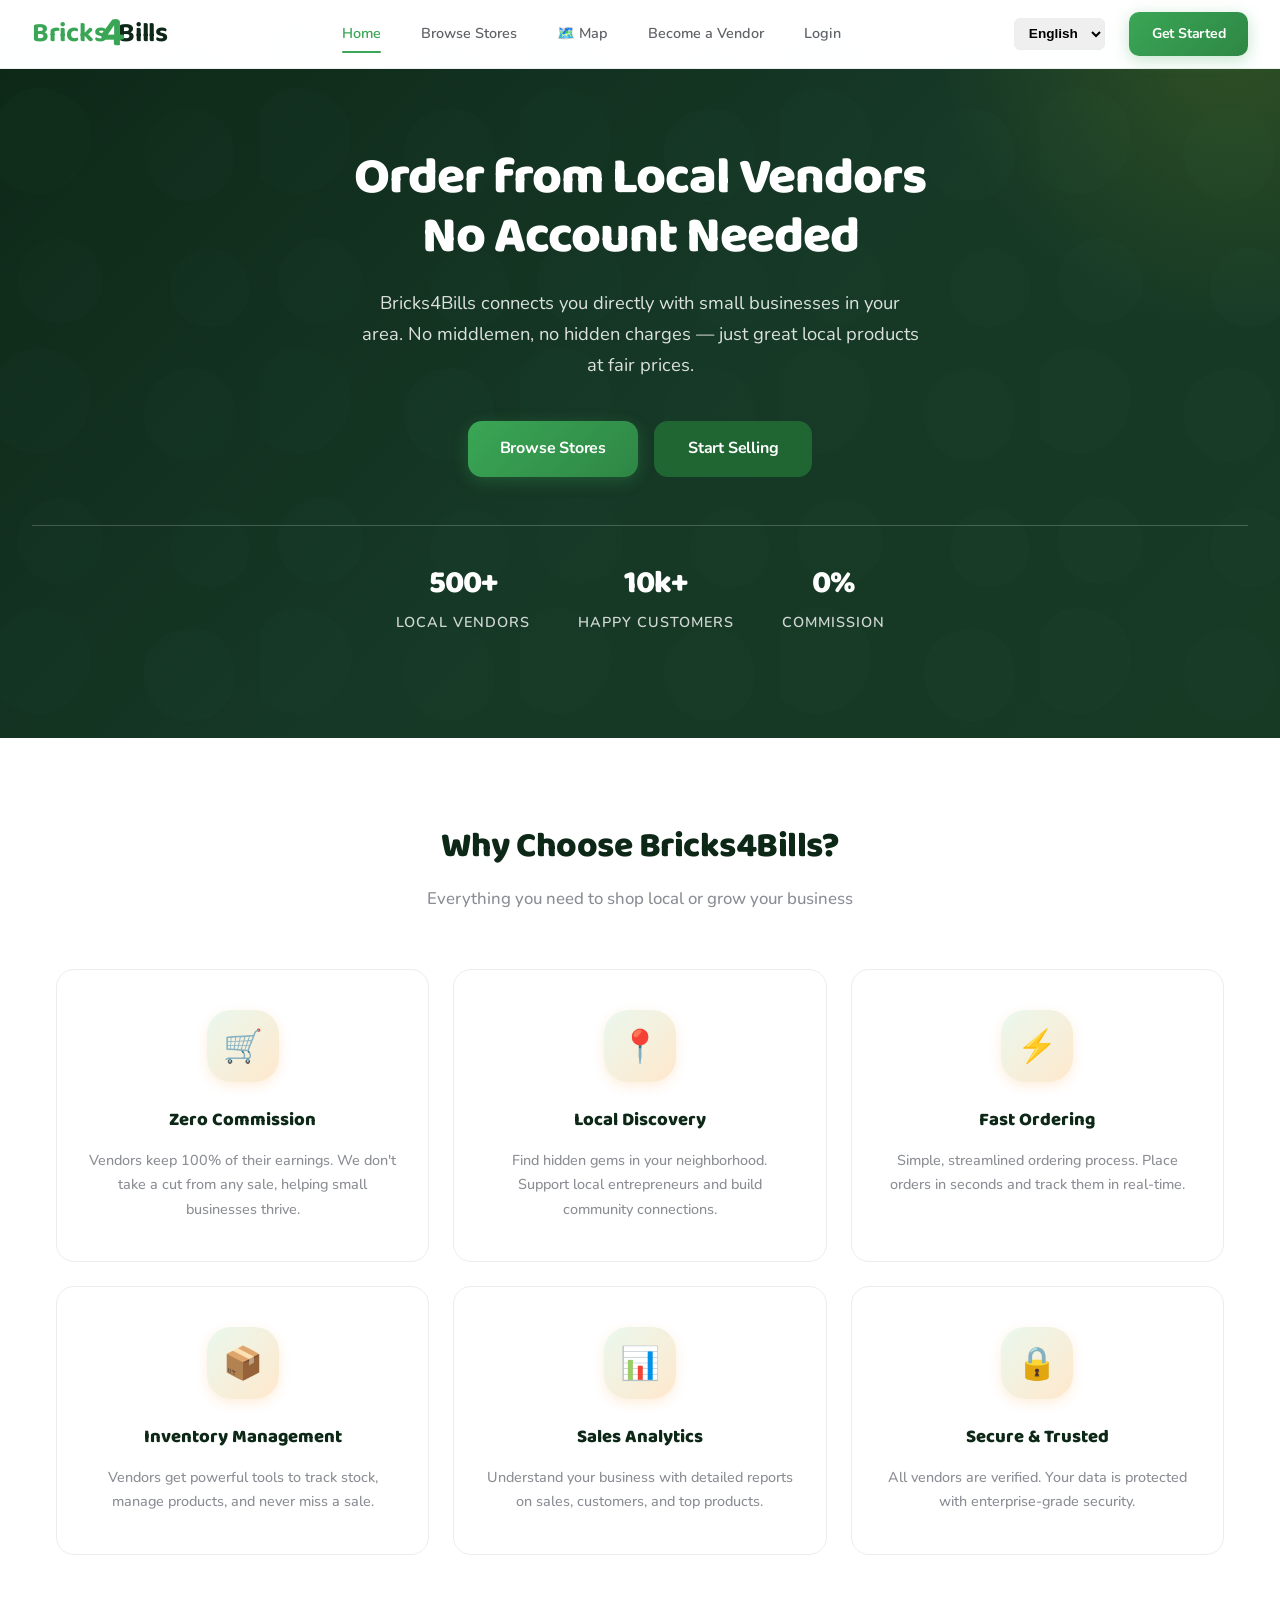
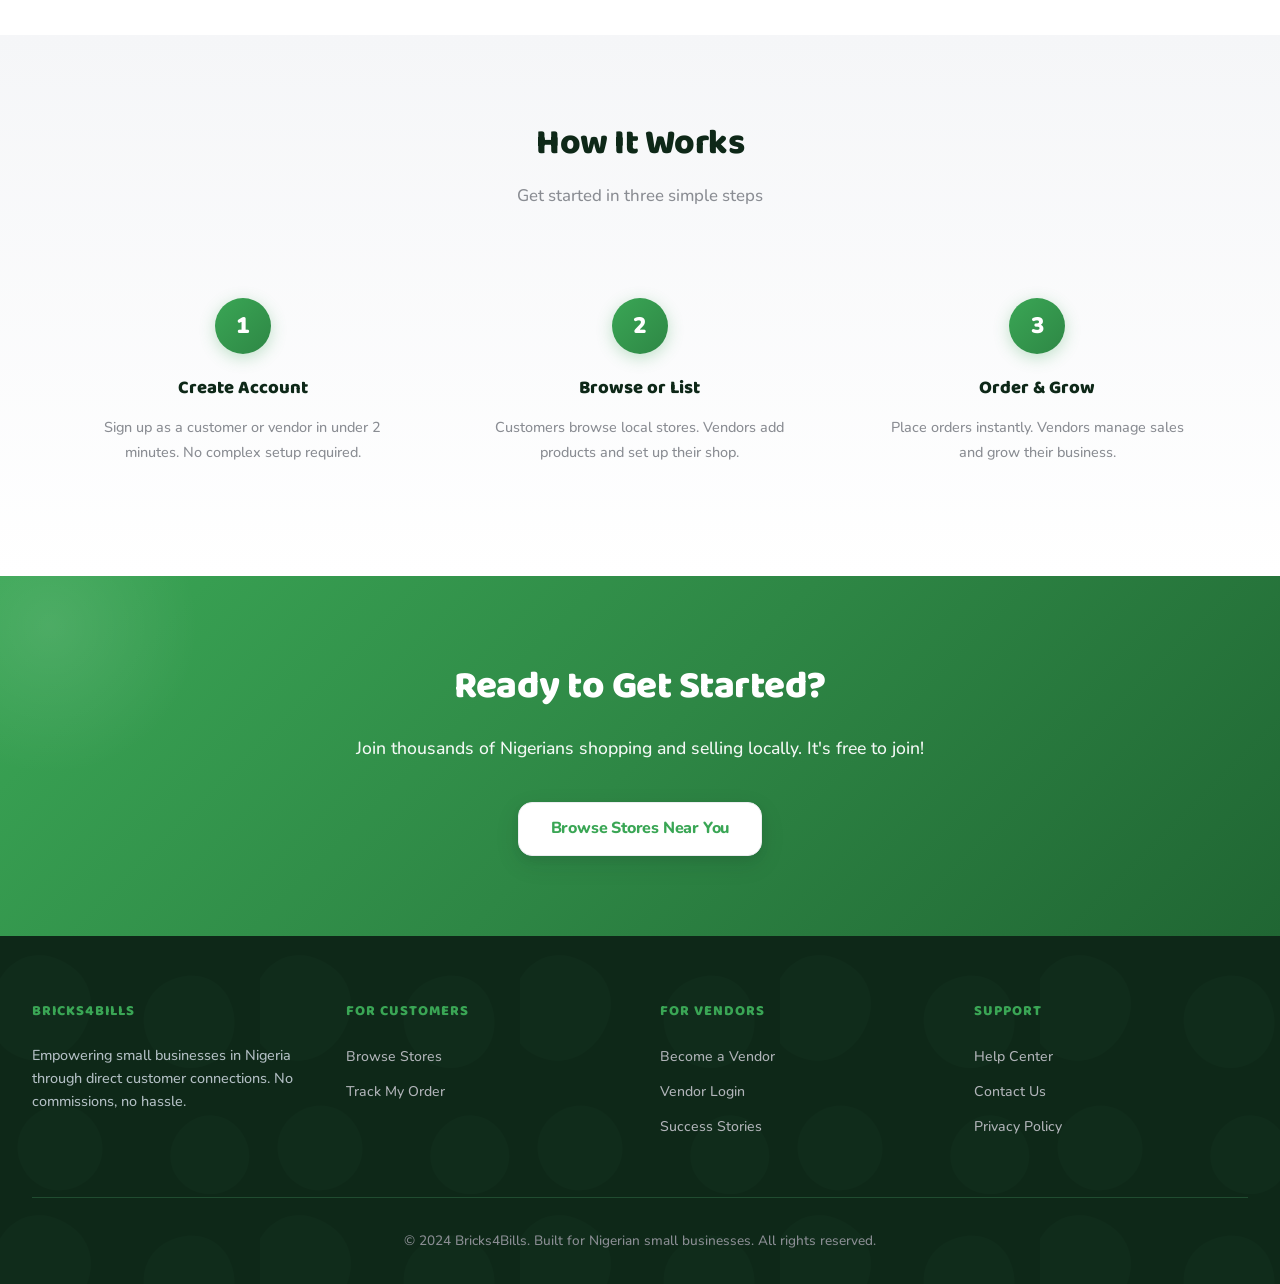
<file: index.html>
<!DOCTYPE html>
<html lang="en">
<head>
    <meta charset="UTF-8">
    <meta name="viewport" content="width=device-width, initial-scale=1.0">
    <title>Bricks4Bills - Connect with Local Vendors in Nigeria</title>
    <link rel="stylesheet" href="styles.css">
    <script src="i18n.js"></script>
    <style>
        .hero-stats {
            display: flex;
            justify-content: center;
            gap: 3rem;
            margin-top: 3rem;
            padding-top: 2rem;
            border-top: 1px solid rgba(255,255,255,0.2);
        }
        .hero-stat h4 {
            font-size: 2rem;
            font-weight: 800;
        }
        .hero-stat p {
            font-size: 0.9rem;
            opacity: 0.8;
        }
    </style>
</head>
<body>
    <!-- Navigation -->
    <nav class="navbar">
        <div class="nav-container">
            <a href="index.html" class="logo" data-i18n-skip><span class="logo-bricks">Bricks</span><span class="logo-four">4</span><span class="logo-bills">Bills</span></a>
            <ul class="nav-links">
                <li><a href="index.html" class="active">Home</a></li>
                <li><a href="browse-stores.html">Browse Stores</a></li>
                <li><a href="store-map.html">🗺️ Map</a></li>
                <li><a href="vendor-register.html">Become a Vendor</a></li>
                <li><a href="vendor-login.html">Login</a></li>
            </ul>
            <button class="mobile-menu-btn" onclick="toggleMobileNav()" aria-label="Menu">☰</button>
            <div class="nav-actions"><select class="vh-lang-switcher" data-i18n-skip aria-label="Language" onchange="setLanguage(this.value)" style="padding:0.4rem 0.6rem;border-radius:6px;border:1.5px solid var(--gray-200);font-size:0.85rem;font-weight:600;margin-right:0.5rem;"><option value="en">English</option><option value="pcm">Pidgin</option><option value="yo">Yorùbá</option><option value="ha">Hausa</option><option value="ig">Igbo</option></select>
                <a href="vendor-register.html" class="btn btn-primary">Get Started</a>
            </div>
        </div>
    </nav>

    <!-- Hero Section -->
    <section class="hero">
        <h1><span data-i18n="hero_title_1">Order from Local Vendors</span><br><span data-i18n="hero_title_2">No Account Needed</span></h1>
        <p>Bricks4Bills connects you directly with small businesses in your area. No middlemen, no hidden charges — just great local products at fair prices.</p>
        <div class="hero-buttons">
            <a href="browse-stores.html" class="btn btn-lg btn-primary">Browse Stores</a>
            <a href="vendor-register.html" class="btn btn-lg" style="background: var(--primary-darker); color: white; border: 2px solid var(--primary-darker);">Start Selling</a>
        </div>
        <div class="hero-stats">
            <div class="hero-stat">
                <h4>500+</h4>
                <p>Local Vendors</p>
            </div>
            <div class="hero-stat">
                <h4>10k+</h4>
                <p>Happy Customers</p>
            </div>
            <div class="hero-stat">
                <h4>0%</h4>
                <p>Commission</p>
            </div>
        </div>
    </section>

    <!-- Features Section -->
    <section class="features-section">
        <div class="container">
            <div class="section-title">
                <h2><span data-i18n="why_choose_us">Why Choose Bricks4Bills?</span></h2>
                <p>Everything you need to shop local or grow your business</p>
            </div>
            <div class="grid grid-3">
                <div class="feature-card">
                    <div class="feature-icon">🛒</div>
                    <h3>Zero Commission</h3>
                    <p>Vendors keep 100% of their earnings. We don't take a cut from any sale, helping small businesses thrive.</p>
                </div>
                <div class="feature-card">
                    <div class="feature-icon">📍</div>
                    <h3>Local Discovery</h3>
                    <p>Find hidden gems in your neighborhood. Support local entrepreneurs and build community connections.</p>
                </div>
                <div class="feature-card">
                    <div class="feature-icon">⚡</div>
                    <h3>Fast Ordering</h3>
                    <p>Simple, streamlined ordering process. Place orders in seconds and track them in real-time.</p>
                </div>
                <div class="feature-card">
                    <div class="feature-icon">📦</div>
                    <h3>Inventory Management</h3>
                    <p>Vendors get powerful tools to track stock, manage products, and never miss a sale.</p>
                </div>
                <div class="feature-card">
                    <div class="feature-icon">📊</div>
                    <h3>Sales Analytics</h3>
                    <p>Understand your business with detailed reports on sales, customers, and top products.</p>
                </div>
                <div class="feature-card">
                    <div class="feature-icon">🔒</div>
                    <h3>Secure & Trusted</h3>
                    <p>All vendors are verified. Your data is protected with enterprise-grade security.</p>
                </div>
            </div>
        </div>
    </section>

    <!-- How It Works -->
    <section class="how-it-works">
        <div class="container">
            <div class="section-title">
                <h2><span data-i18n="how_it_works">How It Works</span></h2>
                <p>Get started in three simple steps</p>
            </div>
            <div class="grid grid-3">
                <div class="step-card">
                    <div class="step-number">1</div>
                    <h3>Create Account</h3>
                    <p>Sign up as a customer or vendor in under 2 minutes. No complex setup required.</p>
                </div>
                <div class="step-card">
                    <div class="step-number">2</div>
                    <h3>Browse or List</h3>
                    <p>Customers browse local stores. Vendors add products and set up their shop.</p>
                </div>
                <div class="step-card">
                    <div class="step-number">3</div>
                    <h3>Order & Grow</h3>
                    <p>Place orders instantly. Vendors manage sales and grow their business.</p>
                </div>
            </div>
        </div>
    </section>

    <!-- CTA Section -->
    <section class="cta-section">
        <div class="container">
            <h2><span data-i18n="ready_to_start">Ready to Get Started?</span></h2>
            <p>Join thousands of Nigerians shopping and selling locally. It's free to join!</p>
            <a href="browse-stores.html" class="btn btn-lg btn-light">Browse Stores Near You</a>
        </div>
    </section>

    <!-- Footer -->
    <footer class="footer">
        <div class="footer-grid">
            <div class="footer-section">
                <h4>Bricks4Bills</h4>
                <p style="color:#b2bec3;font-size:0.9rem;line-height:1.6;">Empowering small businesses in Nigeria through direct customer connections. No commissions, no hassle.</p>
            </div>
            <div class="footer-section">
                <h4>For Customers</h4>
                <ul>
                    <li><a href="browse-stores.html">Browse Stores</a></li>
                    <li><a href="order-tracking.html">Track My Order</a></li>
                </ul>
            </div>
            <div class="footer-section">
                <h4>For Vendors</h4>
                <ul>
                    <li><a href="vendor-register.html">Become a Vendor</a></li>
                    <li><a href="vendor-login.html">Vendor Login</a></li>
                    <li><a href="#">Success Stories</a></li>
                </ul>
            </div>
            <div class="footer-section">
                <h4>Support</h4>
                <ul>
                    <li><a href="#">Help Center</a></li>
                    <li><a href="#">Contact Us</a></li>
                    <li><a href="#">Privacy Policy</a></li>
                </ul>
            </div>
        </div>
        <div class="footer-bottom">
            <p>&copy; 2024 Bricks4Bills. Built for Nigerian small businesses. All rights reserved.</p>
        </div>
    </footer>


</body>
</html>
</file>
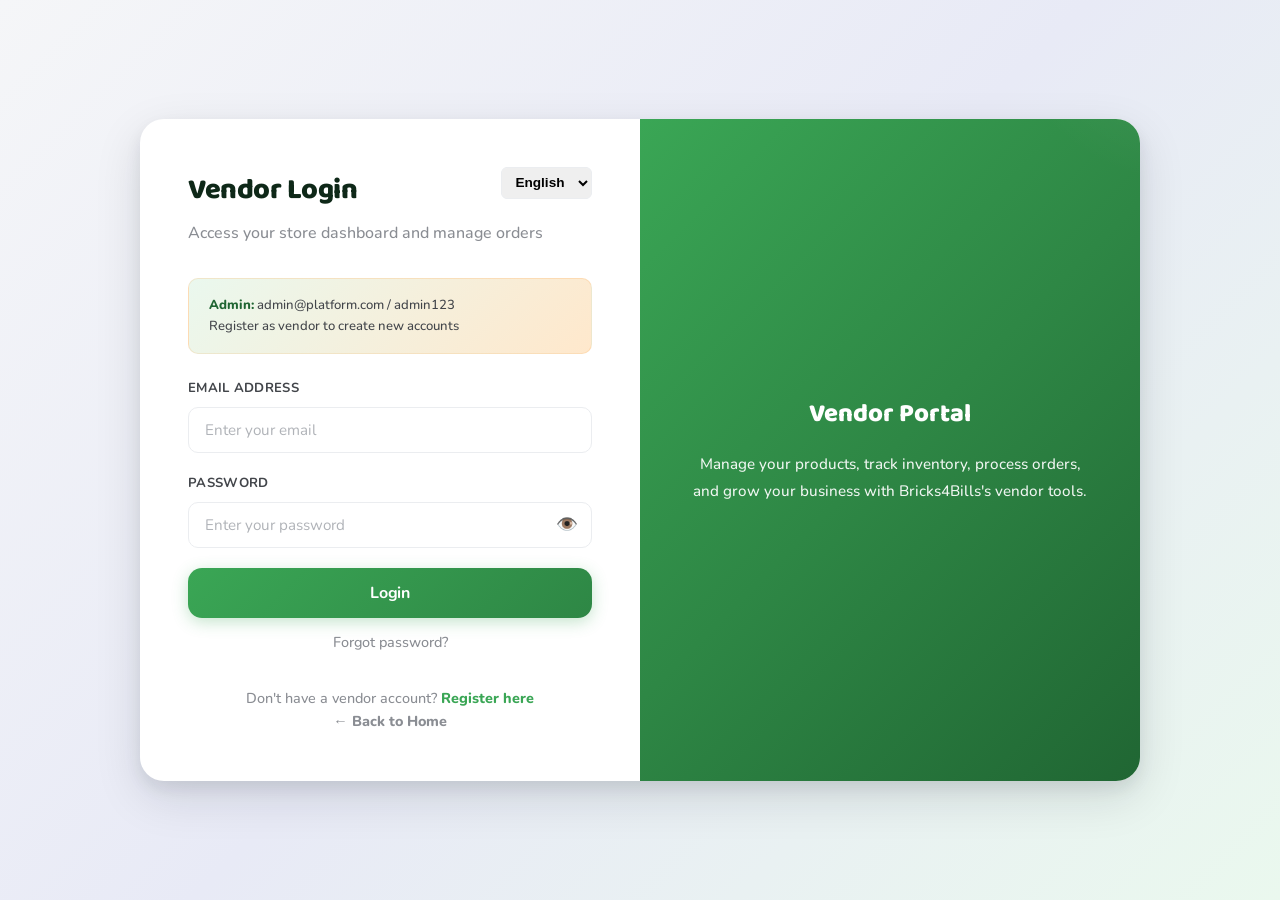
<file: admin-dashboard.html>
<!DOCTYPE html>
<html lang="en">
<head>
    <meta charset="UTF-8">
    <meta name="viewport" content="width=device-width, initial-scale=1.0">
    <title>Admin Dashboard - Bricks4Bills</title>
    <link rel="stylesheet" href="styles.css">
    <script src="i18n.js"></script>
    <style>
        .admin-status-tabs { display:flex; gap:.5rem; flex-wrap:wrap; margin-bottom:1rem; }
        .admin-status-tabs button.active { background:var(--primary); color:#fff; border-color:var(--primary); }
        .admin-actions { display:flex; gap:.5rem; flex-wrap:wrap; }
        .admin-table td { vertical-align:middle; }
        .admin-muted { color:var(--gray-500); font-size:.85rem; }
        .admin-error { margin-bottom:1rem; }
    </style>
</head>
<body>
    <nav class="navbar">
        <div class="nav-container">
            <a href="index.html" class="logo" data-i18n-skip><span class="logo-bricks">Bricks</span><span class="logo-four">4</span><span class="logo-bills">Bills</span></a>
            <ul class="nav-links">
                <li><a href="admin-dashboard.html" class="active">Admin Dashboard</a></li>
                <li><a href="browse-stores.html">Browse Stores</a></li>
            </ul>
            <button class="mobile-menu-btn" onclick="toggleMobileNav()" aria-label="Menu">☰</button>
            <div class="nav-actions">
                <select class="vh-lang-switcher" data-i18n-skip aria-label="Language" onchange="setLanguage(this.value)" style="padding:.4rem .6rem;border-radius:6px;border:1.5px solid var(--gray-200);font-size:.85rem;font-weight:600;margin-right:.5rem;">
                    <option value="en">English</option>
                    <option value="pcm">Pidgin</option>
                    <option value="yo">Yorùbá</option>
                    <option value="ha">Hausa</option>
                    <option value="ig">Igbo</option>
                </select>
                <span id="adminName" style="font-weight:600;font-size:.9rem;"></span>
                <button class="btn btn-light btn-sm" onclick="logout()">Logout</button>
            </div>
        </div>
    </nav>

    <main class="main-content" style="max-width:1400px;margin:0 auto;">
        <div class="page-header">
            <h1>Admin Dashboard</h1>
            <p>Review vendor applications and approve stores for the public marketplace.</p>
        </div>

        <div id="adminAlert"></div>

        <div class="grid grid-4" style="margin-bottom:2rem;">
            <div class="stat-card"><div class="stat-icon orange">🏪</div><div class="stat-info"><h3 id="totalVendors">0</h3><p>Total Vendors</p></div></div>
            <div class="stat-card"><div class="stat-icon red">⏳</div><div class="stat-info"><h3 id="pendingVendors">0</h3><p>Pending Vendors</p></div></div>
            <div class="stat-card"><div class="stat-icon green">👥</div><div class="stat-info"><h3 id="totalCustomers">0</h3><p>Total Customers</p></div></div>
            <div class="stat-card"><div class="stat-icon purple">📦</div><div class="stat-info"><h3 id="totalOrders">0</h3><p>Total Orders</p></div></div>
        </div>

        <div class="card">
            <div class="card-header">
                <div>
                    <h3>Vendor Applications</h3>
                    <p class="admin-muted" style="margin-top:.25rem;">Approved vendors appear in Browse Stores.</p>
                </div>
                <button class="btn btn-outline btn-sm" onclick="loadAdminData()">Refresh</button>
            </div>
            <div class="card-body">
                <div class="admin-status-tabs">
                    <button class="btn btn-light btn-sm active" data-filter="pending" onclick="setFilter('pending', this)">Pending</button>
                    <button class="btn btn-light btn-sm" data-filter="approved" onclick="setFilter('approved', this)">Approved</button>
                    <button class="btn btn-light btn-sm" data-filter="rejected" onclick="setFilter('rejected', this)">Rejected</button>
                    <button class="btn btn-light btn-sm" data-filter="all" onclick="setFilter('all', this)">All Vendors</button>
                </div>
                <div class="table-container">
                    <table class="table admin-table">
                        <thead><tr><th>Business</th><th>Owner</th><th>Contact</th><th>Category</th><th>Status</th><th>Action</th></tr></thead>
                        <tbody id="vendorsTableBody"><tr><td colspan="6" style="text-align:center;padding:2rem;">Loading vendors...</td></tr></tbody>
                    </table>
                </div>
            </div>
        </div>
    </main>

    <script>
        const API_URL = 'https://bricks4bills-production.up.railway.app/api';
        const token = localStorage.getItem('token');
        const user = JSON.parse(localStorage.getItem('user') || '{}');
        let vendors = [];
        let currentFilter = 'pending';

        if (!token || user.user_type !== 'admin') {
            window.location.href = 'vendor-login.html';
        }

        document.getElementById('adminName').textContent = user.first_name || user.username || 'Admin';

        function escapeHtml(value) {
            const div = document.createElement('div');
            div.textContent = value == null ? '' : String(value);
            return div.innerHTML;
        }

        function showAlert(message, type) {
            document.getElementById('adminAlert').innerHTML = `<div class="alert alert-${type} admin-error">${escapeHtml(message)}</div>`;
        }

        async function fetchJson(url, options = {}) {
            const res = await fetch(url, {
                ...options,
                headers: { ...(options.headers || {}), 'Authorization': `Bearer ${token}` }
            });
            const data = await res.json().catch(() => ({}));
            if (!res.ok) throw new Error(data.message || 'Request failed');
            return data;
        }

        async function loadAdminData() {
            const tbody = document.getElementById('vendorsTableBody');
            tbody.innerHTML = '<tr><td colspan="6" style="text-align:center;padding:2rem;">Loading vendors...</td></tr>';
            try {
                const [stats, vendorList] = await Promise.all([
                    fetchJson(`${API_URL}/admin/dashboard`),
                    fetchJson(`${API_URL}/admin/vendors`)
                ]);
                document.getElementById('totalVendors').textContent = stats.total_vendors || 0;
                document.getElementById('pendingVendors').textContent = stats.pending_vendors || 0;
                document.getElementById('totalCustomers').textContent = stats.total_customers || 0;
                document.getElementById('totalOrders').textContent = stats.total_orders || 0;
                vendors = vendorList || [];
                renderVendors();
            } catch (error) {
                console.error('Admin load error:', error);
                tbody.innerHTML = `<tr><td colspan="6" style="text-align:center;padding:2rem;">${escapeHtml(error.message)}</td></tr>`;
                showAlert(error.message, 'danger');
                if (/token|permission|access/i.test(error.message)) setTimeout(() => logout(), 1200);
            }
        }

        function setFilter(filter, button) {
            currentFilter = filter;
            document.querySelectorAll('.admin-status-tabs button').forEach(btn => btn.classList.remove('active'));
            button.classList.add('active');
            renderVendors();
        }

        function renderVendors() {
            const tbody = document.getElementById('vendorsTableBody');
            const visible = currentFilter === 'all' ? vendors : vendors.filter(v => v.status === currentFilter);
            if (!visible.length) {
                tbody.innerHTML = `<tr><td colspan="6" style="text-align:center;padding:2rem;">No ${currentFilter === 'all' ? '' : currentFilter} vendor applications found.</td></tr>`;
                return;
            }
            tbody.innerHTML = visible.map(v => `
                <tr>
                    <td><strong>${escapeHtml(v.business_name || 'Unnamed business')}</strong><br><span class="admin-muted">${escapeHtml(v.business_address || 'No address provided')}</span></td>
                    <td>${escapeHtml(`${v.first_name || ''} ${v.last_name || ''}`.trim() || 'Unknown')}</td>
                    <td>${escapeHtml(v.email || '')}<br><span class="admin-muted">${escapeHtml(v.phone_number || 'No phone')}</span></td>
                    <td>${escapeHtml(v.business_category || 'General')}</td>
                    <td><span class="badge badge-${escapeHtml(v.status || 'pending')}">${escapeHtml(v.status || 'pending')}</span></td>
                    <td><div class="admin-actions">
                        ${v.status !== 'approved' ? `<button class="btn btn-success btn-sm" onclick="changeVendorStatus(${Number(v.id)}, 'approve')">Approve</button>` : ''}
                        ${v.status !== 'rejected' ? `<button class="btn btn-danger btn-sm" onclick="changeVendorStatus(${Number(v.id)}, 'reject')">Reject</button>` : ''}
                        <button class="btn btn-light btn-sm" onclick="resetVendorPassword(${Number(v.user_id)}, '${escapeHtml(v.email || '')}')">Reset Password</button>
                    </div></td>
                </tr>
            `).join('');
        }

        async function resetVendorPassword(userId, email) {
            if (!confirm(`Reset the login password for ${email}? Their old password will stop working immediately.`)) return;
            try {
                const result = await fetchJson(`${API_URL}/admin/vendors/${userId}/reset-password`, { method: 'POST' });
                alert(`New password for ${result.email}:\n\n${result.newPassword}\n\nCopy this now — it will not be shown again. Send it to the vendor directly; Bricks4Bills cannot recover it later.`);
            } catch (error) {
                showAlert(error.message, 'danger');
            }
        }

        async function changeVendorStatus(id, action) {
            const verb = action === 'approve' ? 'approve' : 'reject';
            if (!confirm(`Are you sure you want to ${verb} this vendor?`)) return;
            try {
                const result = await fetchJson(`${API_URL}/admin/vendors/${id}/${action}`, { method: 'POST' });
                showAlert(result.message || `Vendor ${verb}d successfully`, 'success');
                await loadAdminData();
            } catch (error) {
                showAlert(error.message, 'danger');
            }
        }

        function logout() {
            localStorage.clear();
            window.location.href = 'vendor-login.html';
        }

        loadAdminData();
    </script>

</body>
</html>
</file>
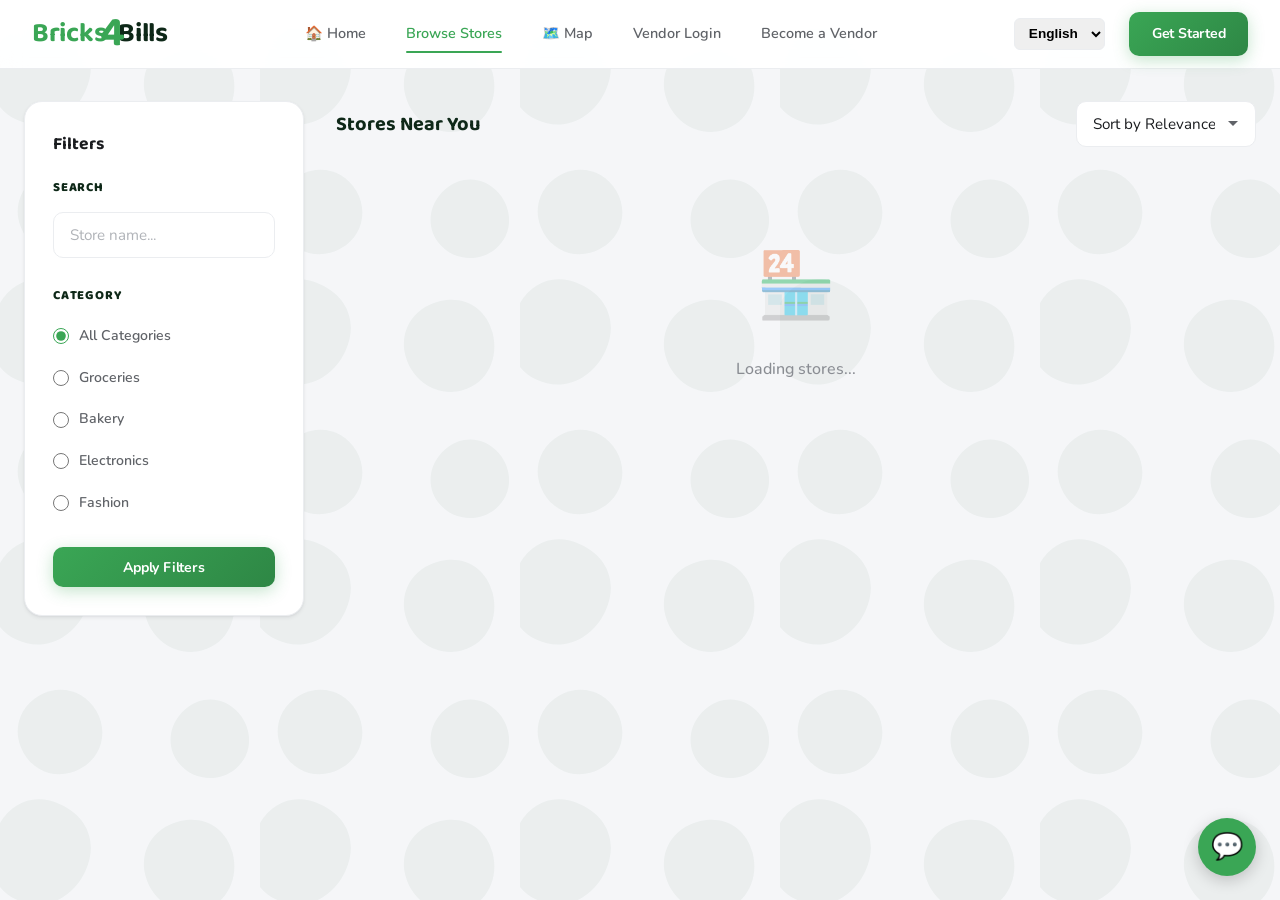
<file: browse-stores.html>
<!DOCTYPE html>
<html lang="en">
<head>
    <meta charset="UTF-8">
    <meta name="viewport" content="width=device-width, initial-scale=1.0">
    <title>Browse Stores - Bricks4Bills</title>
    <link rel="stylesheet" href="styles.css">
    <script src="i18n.js"></script>
    <script src="chat-widget.js"></script>
    <style>
        .browse-layout {
            display: grid;
            grid-template-columns: 280px 1fr;
            gap: 2rem;
            max-width: 1400px;
            margin: 0 auto;
            padding: 2rem 1.5rem;
        }
        .results-header {
            display: flex;
            justify-content: space-between;
            align-items: center;
            margin-bottom: 1.5rem;
        }
        .results-header h2 { font-size: 1.25rem; font-weight: 700; }
        @media (max-width: 768px) {
            .browse-layout { grid-template-columns: 1fr; }
            .filter-sidebar { position: relative; top: 0; }
        }
    </style>
</head>
<body>
    <nav class="navbar">
        <div class="nav-container">
            <a href="index.html" class="logo" data-i18n-skip><span class="logo-bricks">Bricks</span><span class="logo-four">4</span><span class="logo-bills">Bills</span></a>
            <ul class="nav-links">
                <li><a href="index.html">🏠 Home</a></li>
                <li><a href="browse-stores.html" class="active">Browse Stores</a></li>
                <li><a href="store-map.html">🗺️ Map</a></li>
                <li><a href="vendor-login.html">Vendor Login</a></li>
                <li><a href="vendor-register.html">Become a Vendor</a></li>
            </ul>
            <button class="mobile-menu-btn" onclick="toggleMobileNav()" aria-label="Menu">☰</button>
            <div class="nav-actions"><select class="vh-lang-switcher" data-i18n-skip aria-label="Language" onchange="setLanguage(this.value)" style="padding:0.4rem 0.6rem;border-radius:6px;border:1.5px solid var(--gray-200);font-size:0.85rem;font-weight:600;margin-right:0.5rem;"><option value="en">English</option><option value="pcm">Pidgin</option><option value="yo">Yorùbá</option><option value="ha">Hausa</option><option value="ig">Igbo</option></select>
                <a href="index.html" class="btn btn-primary">Get Started</a>
            </div>
        </div>
    </nav>

    <div class="browse-layout">
        <!-- Filters -->
        <aside class="filter-sidebar">
            <h3 style="margin-bottom:1.25rem;font-size:1.1rem;">Filters</h3>
            <div class="filter-group">
                <h4>Search</h4>
                <input type="text" class="form-control" id="searchInput" placeholder="Store name...">
            </div>
            <div class="filter-group">
                <h4>Category</h4>
                <div class="filter-options">
                    <label><input type="radio" name="category" value="all" checked onchange="loadStores()"> All Categories</label>
                    <label><input type="radio" name="category" value="Groceries" onchange="loadStores()"> Groceries</label>
                    <label><input type="radio" name="category" value="Bakery" onchange="loadStores()"> Bakery</label>
                    <label><input type="radio" name="category" value="Electronics" onchange="loadStores()"> Electronics</label>
                    <label><input type="radio" name="category" value="Fashion" onchange="loadStores()"> Fashion</label>
                </div>
            </div>
            <button class="btn btn-primary btn-block" onclick="loadStores()">Apply Filters</button>
        </aside>

        <!-- Results -->
        <div>
            <div class="results-header">
                <h2><span data-i18n="stores_near_you">Stores Near You</span></h2>
                <select class="form-control" id="sortSelect" style="width:180px;" onchange="loadStores()">
                    <option value="relevance">Sort by Relevance</option>
                    <option value="newest">Newest First</option>
                    <option value="rating">Highest Rated</option>
                </select>
            </div>
            <div class="grid grid-3" id="storesGrid">
                <div class="empty-state" style="grid-column:1/-1;">
                    <div class="empty-state-icon">🏪</div>
                    <p>Loading stores...</p>
                </div>
            </div>
        </div>
    </div>

    <script>
        if (typeof initChatWidget === "function") initChatWidget();
        const API_URL = 'https://bricks4bills-production.up.railway.app/api';

        async function loadStores() {
            const search = document.getElementById('searchInput').value;
            const category = document.querySelector('input[name="category"]:checked').value;
            const sort = document.getElementById('sortSelect').value;

            try {
                const res = await fetch(`${API_URL}/customer/stores?search=${search}&category=${category}&sort=${sort}`);
                const stores = await res.json();
                const grid = document.getElementById('storesGrid');

                if (stores.length > 0) {
                    grid.innerHTML = stores.map(s => `
                        <div class="store-card">
                            <div class="store-banner">🏪</div>
                            <div class="store-info">
                                <span class="category">${s.business_category || 'General Store'}</span>
                                <h3>${s.business_name}</h3>
                                <p>${s.description || 'Quality products from a trusted local vendor.'}</p>
                                <div class="store-meta">
                                    <span>📍 ${s.latitude ? 'Nearby' : 'Lagos'}</span>
                                    <span>⭐ 4.5</span>
                                </div>
                                <div class="store-meta" style="margin-top:0.5rem;">
                                    <span>🛍️ ${Number(s.product_count || 0).toLocaleString()} Products</span>
                                    <span>📦 ${Number(s.total_stock || 0).toLocaleString()} in stock</span>
                                </div>
                                <a href="store-detail.html?id=${s.id}" class="btn btn-primary btn-sm btn-block" style="margin-top:1rem;">Browse Store</a>
                            </div>
                        </div>
                    `).join('');
                } else {
                    grid.innerHTML = `
                        <div class="empty-state" style="grid-column:1/-1;">
                            <div class="empty-state-icon">🔍</div>
                            <h3>No stores found</h3>
                            <p>Try adjusting your filters or search terms</p>
                        </div>
                    `;
                }
            } catch (err) {
                console.error('Load stores error:', err);
            }
        }

        // Load from URL params
        const urlParams = new URLSearchParams(window.location.search);
        const urlSearch = urlParams.get('search');
        if (urlSearch) {
            document.getElementById('searchInput').value = urlSearch;
        }
        loadStores();
    </script>


</body>
</html>
</file>
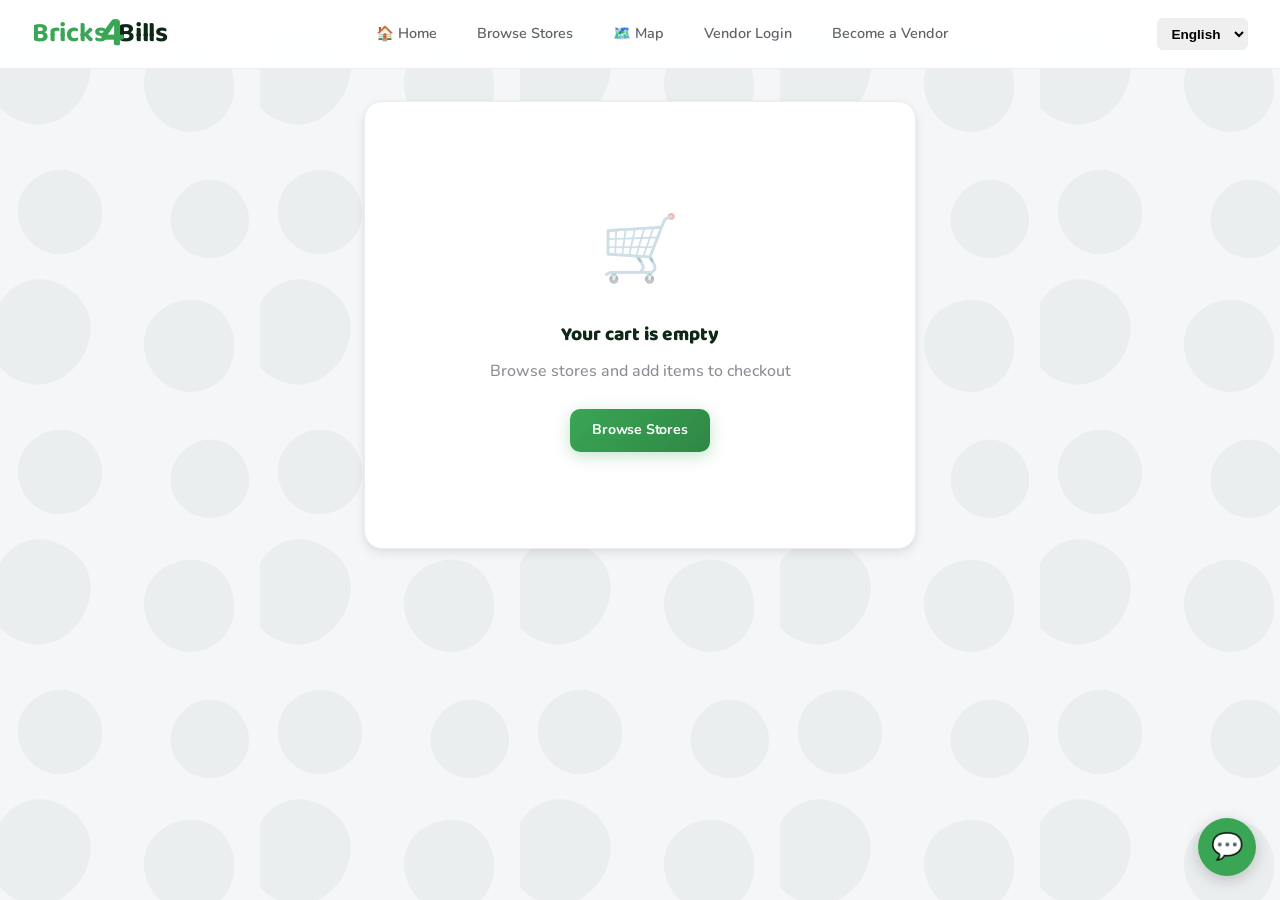
<file: guest-checkout.html>
<!DOCTYPE html>
<html lang="en">
<head>
    <meta charset="UTF-8">
    <meta name="viewport" content="width=device-width, initial-scale=1.0">
    <title>Checkout - Bricks4Bills</title>
    <link rel="stylesheet" href="styles.css">
    <script src="i18n.js"></script>
    <script src="chat-widget.js"></script>
    <style>
        .checkout-page { max-width: 600px; margin: 2rem auto; padding: 0 1.5rem; }
        .checkout-card { background: var(--white); border-radius: var(--radius-lg); padding: 2rem; box-shadow: var(--shadow); border: 1.5px solid var(--gray-200); }
        .checkout-card h2 { font-size: 1.5rem; font-weight: 900; margin-bottom: 0.5rem; color: var(--secondary); }
        .checkout-card p.subtitle { color: var(--gray-500); margin-bottom: 1.5rem; font-weight: 500; }
        .cart-summary { background: var(--gray-50); border-radius: var(--radius); padding: 1rem; margin-bottom: 1.5rem; }
        .cart-summary h4 { font-size: 0.85rem; font-weight: 800; text-transform: uppercase; letter-spacing: 0.5px; color: var(--gray-500); margin-bottom: 0.75rem; }
        .cart-item-row { display: flex; justify-content: space-between; padding: 0.5rem 0; font-size: 0.9rem; border-bottom: 1px dashed var(--gray-200); }
        .cart-item-row:last-child { border-bottom: none; }
        .cart-total-row { display: flex; justify-content: space-between; padding-top: 0.75rem; margin-top: 0.5rem; border-top: 2px solid var(--gray-200); font-weight: 900; font-size: 1.1rem; color: var(--secondary); }
        .trust-badges { display: flex; gap: 1rem; justify-content: center; margin-top: 1.5rem; font-size: 0.8rem; color: var(--gray-400); }
    </style>
</head>
<body>
    <nav class="navbar">
        <div class="nav-container">
            <a href="index.html" class="logo" data-i18n-skip><span class="logo-bricks">Bricks</span><span class="logo-four">4</span><span class="logo-bills">Bills</span></a>
            <ul class="nav-links">
                <li><a href="index.html">🏠 <span data-i18n="nav_home">Home</span></a></li>
                <li><a href="browse-stores.html" data-i18n="nav_browse">Browse Stores</a></li>
                <li><a href="store-map.html">🗺️ Map</a></li>
                <li><a href="vendor-login.html" data-i18n="nav_vendor_login">Vendor Login</a></li>
                <li><a href="vendor-register.html" data-i18n="nav_become_vendor">Become a Vendor</a></li>
            </ul>
            <button class="mobile-menu-btn" onclick="toggleMobileNav()" aria-label="Menu">☰</button>
            <select class="vh-lang-switcher" data-i18n-skip aria-label="Language" onchange="setLanguage(this.value)" style="padding:0.4rem 0.6rem;border-radius:6px;border:1.5px solid var(--gray-200);font-size:0.85rem;font-weight:600;"><option value="en">English</option><option value="pcm">Pidgin</option><option value="yo">Yorùbá</option><option value="ha">Hausa</option><option value="ig">Igbo</option></select>
        </div>
    </nav>

    <div class="checkout-page">
        <div class="checkout-card">
            <h2>🛒 <span data-i18n="checkout_title">Checkout</span></h2>
            <p class="subtitle" data-i18n="checkout_subtitle">No account needed. Just your phone &amp; address.</p>

            <div class="cart-summary" id="cartSummary">
                <h4 data-i18n="your_order">Your Order</h4>
                <div id="cartItems"></div>
                <div class="cart-total-row">
                    <span data-i18n="total">Total</span>
                    <span id="cartTotal">₦0</span>
                </div>
            </div>

            <form id="checkoutForm">
                <div class="form-group">
                    <label class="form-label" data-i18n="phone_number">Phone Number</label> <span style="color:var(--danger);">*</span>
                    <input type="tel" class="form-control" id="phone" required placeholder="08012345678" pattern="[0-9]{11}">
                    <div class="form-text" data-i18n="phone_help">We'll send your order confirmation &amp; tracking link via SMS</div>
                </div>
                <div class="form-group">
                    <label class="form-label" data-i18n="delivery_address">Delivery Address</label> <span style="color:var(--danger);">*</span>
                    <textarea class="form-control" id="address" rows="2" required placeholder="Street, building, landmark..."></textarea>
                </div>
                <div class="grid grid-2" style="gap:1rem;">
                    <div class="form-group">
                        <label class="form-label" data-i18n="city">City</label>
                        <input type="text" class="form-control" id="city" value="Lagos">
                    </div>
                    <div class="form-group">
                        <label class="form-label" data-i18n="postal_code">Postal Code</label>
                        <input type="text" class="form-control" id="postal" placeholder="100001">
                    </div>
                </div>
                <div class="form-group">
                    <label class="form-label" data-i18n="payment_method">Payment Method</label>
                    <select class="form-control" id="payment">
                        <option value="cash_on_delivery">💵 Cash on Delivery</option>
                        <option value="flutterwave">💳 Pay Now (Card / Bank Transfer via Flutterwave)</option>
                        <option value="bank_transfer">🏦 Direct Bank Transfer to Vendor</option>
                    </select>
                    <div class="form-text" id="paymentHint"></div>
                </div>

                <div id="vendorBankDetails" style="display:none; background:var(--gray-50); border-radius:var(--radius); padding:1rem; margin-bottom:1rem; font-size:0.9rem;"></div>


                <div id="alertBox"></div>

                <button type="submit" class="btn btn-primary btn-block btn-lg" id="submitBtn">
                    📲 <span data-i18n="place_order">Place Order &amp; Get Tracking</span>
                </button>
            </form>

            <div class="trust-badges">
                <span>🔒 <span data-i18n="secure">Secure</span></span>
                <span>📍 <span data-i18n="lagos_only">Lagos Only</span></span>
                <span>💬 <span data-i18n="sms_tracking">SMS Tracking</span></span>
            </div>
        </div>
    </div>

    <script>
        if (typeof initChatWidget === "function") initChatWidget();
        const API_URL = 'https://bricks4bills-production.up.railway.app/api';
        const urlParams = new URLSearchParams(window.location.search);
        const storeId = urlParams.get('store');

        // Load cart from sessionStorage
        let cart = JSON.parse(sessionStorage.getItem('vh_cart') || '[]');
        if (cart.length === 0 || !storeId) {
            document.querySelector('.checkout-card').innerHTML = `
                <div class="empty-state">
                    <div class="empty-state-icon">🛒</div>
                    <h3>Your cart is empty</h3>
                    <p>Browse stores and add items to checkout</p>
                    <a href="browse-stores.html" class="btn btn-primary">Browse Stores</a>
                </div>
            `;
        } else {
            renderCart();
        }

        function renderCart() {
            const container = document.getElementById('cartItems');
            let total = 0;
            container.innerHTML = cart.map(item => {
                total += item.unit_price * item.quantity;
                return `
                    <div class="cart-item-row">
                        <span>${item.name} x${item.quantity}</span>
                        <span>₦${(item.unit_price * item.quantity).toLocaleString()}</span>
                    </div>
                `;
            }).join('');
            document.getElementById('cartTotal').textContent = '₦' + total.toLocaleString();
        }

        function showAlert(message, type) {
            document.getElementById('alertBox').innerHTML = `<div class="alert alert-${type}">${message}</div>`;
        }

        // Show the vendor's own bank details when "Direct Bank Transfer to Vendor" is chosen,
        // and a short hint for the other two options
        let vendorBankInfo = null;
        const paymentSelect = document.getElementById('payment');

        // A vendor can only be paid automatically through Flutterwave once their bank details
        // are set up and a subaccount exists (flw_subaccount_id). Without one, choosing "Pay Now"
        // would still take the customer's money, but it settles into the platform's own account
        // instead of the vendor's — the vendor would then need paying out manually, outside the
        // platform, with nothing in the order record showing that's required. Rather than let a
        // customer pick an option that quietly creates that situation, hide it upfront so only
        // Cash on Delivery and Direct Bank Transfer are offered for that vendor.
        async function gateFlutterwaveOption() {
            if (!storeId) return;
            try {
                const res = await fetch(`${API_URL}/stores/${storeId}`);
                const data = await res.json();
                vendorBankInfo = data.store || null;
            } catch (err) {
                console.error(err);
                return;
            }

            const flwOption = paymentSelect ? paymentSelect.querySelector('option[value="flutterwave"]') : null;
            if (flwOption && (!vendorBankInfo || !vendorBankInfo.flw_subaccount_id)) {
                flwOption.disabled = true;
                flwOption.textContent = '💳 Pay Now — unavailable for this vendor yet';
                if (paymentSelect.value === 'flutterwave') {
                    paymentSelect.value = 'cash_on_delivery';
                    paymentSelect.dispatchEvent(new Event('change'));
                }
            }
        }
        gateFlutterwaveOption();

        if (paymentSelect) {
            paymentSelect.addEventListener('change', async (e) => {
            const method = e.target.value;
            const hint = document.getElementById('paymentHint');
            const bankBox = document.getElementById('vendorBankDetails');

            if (method === 'cash_on_delivery') {
                hint.textContent = t('hint_cod');
                bankBox.style.display = 'none';
            } else if (method === 'flutterwave') {
                hint.textContent = t('hint_flw');
                bankBox.style.display = 'none';
            } else if (method === 'bank_transfer') {
                hint.textContent = t('hint_bank');
                if (vendorBankInfo && vendorBankInfo.account_number) {
                    bankBox.innerHTML = `
                        <strong>Vendor's Bank Details</strong><br>
                        Bank: ${vendorBankInfo.bank_name || 'Not provided'}<br>
                        Account Number: ${vendorBankInfo.account_number}<br>
                        Account Name: ${vendorBankInfo.account_holder || 'Not provided'}
                    `;
                    bankBox.style.display = 'block';
                } else {
                    bankBox.innerHTML = `This vendor hasn't added bank details yet. Choose "Pay Now" or "Cash on Delivery" instead.`;
                    bankBox.style.display = 'block';
                }
            }
            });
            // Trigger once on load so the hint shows for the default selection
            paymentSelect.dispatchEvent(new Event('change'));
        }

        document.getElementById('checkoutForm').addEventListener('submit', async (e) => {
            e.preventDefault();
            const btn = document.getElementById('submitBtn');
            btn.disabled = true;
            btn.innerHTML = '<span class="loading"></span> Placing order...';

            const items = cart.map(i => ({
                product_id: i.product_id,
                quantity: i.quantity,
                unit_price: i.unit_price
            }));

            const data = {
                phone_number: document.getElementById('phone').value,
                business_id: parseInt(storeId),
                items,
                delivery_address: document.getElementById('address').value,
                delivery_city: document.getElementById('city').value,
                delivery_postal_code: document.getElementById('postal').value,
                payment_method: document.getElementById('payment').value
            };

            try {
                const res = await fetch(`${API_URL}/orders/guest`, {
                    method: 'POST',
                    headers: { 'Content-Type': 'application/json' },
                    body: JSON.stringify(data)
                });
                const result = await res.json();

                if (res.ok) {
                    sessionStorage.removeItem('vh_cart');

                    if (data.payment_method === 'flutterwave') {
                        // Start the Flutterwave payment and send the customer to pay
                        try {
                            const payRes = await fetch(`${API_URL}/payments/initiate`, {
                                method: 'POST',
                                headers: { 'Content-Type': 'application/json' },
                                body: JSON.stringify({
                                    order_code: result.order_id,
                                    phone_number: result.phone_number
                                })
                            });
                            const payData = await payRes.json();

                            if (payRes.ok && payData.payment_link) {
                                window.location.href = payData.payment_link;
                                return;
                            } else {
                                // Order was placed, but payment couldn't start — still send them to tracking
                                showAlert(payData.message || 'Order placed, but payment could not be started. You can pay from your tracking page.', 'warning');
                                setTimeout(() => {
                                    window.location.href = `order-tracking.html?code=${result.order_id}&phone=${encodeURIComponent(result.phone_number)}&new=1`;
                                }, 2500);
                                return;
                            }
                        } catch (payErr) {
                            console.error(payErr);
                            window.location.href = `order-tracking.html?code=${result.order_id}&phone=${encodeURIComponent(result.phone_number)}&new=1`;
                            return;
                        }
                    }

                    window.location.href = `order-tracking.html?code=${result.order_id}&phone=${encodeURIComponent(result.phone_number)}&new=1`;
                } else {
                    showAlert(result.message || 'Order failed', 'danger');
                    btn.disabled = false;
                    btn.innerHTML = '📲 Place Order &amp; Get Tracking';
                }
            } catch (err) {
                showAlert('Network error. Please try again.', 'danger');
                btn.disabled = false;
                btn.innerHTML = '📲 Place Order &amp; Get Tracking';
            }
        });
    </script>



</body>
</html>
</file>
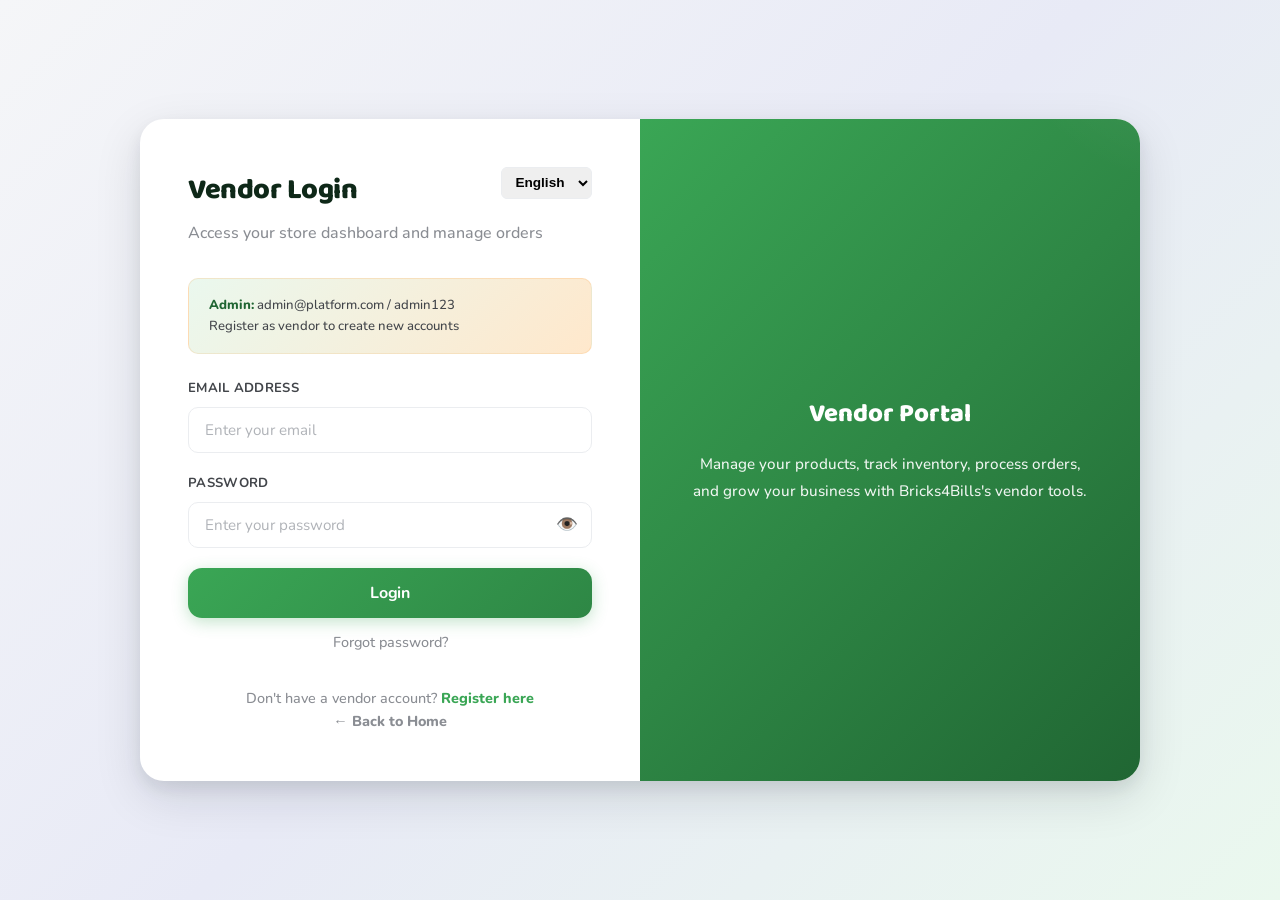
<file: inventory.html>
<!DOCTYPE html>
<html lang="en">
<head>
    <meta charset="UTF-8">
    <meta name="viewport" content="width=device-width, initial-scale=1.0">
    <title>Inventory - Bricks4Bills</title>
    <link rel="stylesheet" href="styles.css">
    <script src="i18n.js"></script>
    <style>
        .stock-low { color: var(--danger); font-weight: 800; }
        .stock-ok { color: var(--accent); font-weight: 800; }
        .change-positive { color: var(--accent); font-weight: 800; }
        .change-negative { color: var(--danger); font-weight: 800; }
        .history-reason { font-size: 0.82rem; color: var(--gray-600); font-weight: 500; }
        .history-date { font-size: 0.78rem; color: var(--gray-400); font-weight: 600; white-space: nowrap; }
    </style>
</head>
<body>
    <nav class="navbar">
        <div class="nav-container">
            <a href="index.html" class="logo" data-i18n-skip><span class="logo-bricks">Bricks</span><span class="logo-four">4</span><span class="logo-bills">Bills</span></a>
            <ul class="nav-links">
                <li><a href="vendor-dashboard.html">Dashboard</a></li>
                <li><a href="inventory.html" class="active">Inventory</a></li>
                <li><a href="vendor-settings.html">Settings</a></li>
            </ul>
            <button class="mobile-menu-btn" onclick="toggleMobileNav()" aria-label="Menu">☰</button>
            <div class="nav-actions"><select class="vh-lang-switcher" data-i18n-skip aria-label="Language" onchange="setLanguage(this.value)" style="padding:0.4rem 0.6rem;border-radius:6px;border:1.5px solid var(--gray-200);font-size:0.85rem;font-weight:600;margin-right:0.5rem;"><option value="en">English</option><option value="pcm">Pidgin</option><option value="yo">Yorùbá</option><option value="ha">Hausa</option><option value="ig">Igbo</option></select>
                <span id="userName" style="font-weight:600;font-size:0.9rem;"></span>
                <a href="index.html" class="btn btn-light btn-sm">🏪 Storefront</a>
                <button class="btn btn-light btn-sm" onclick="logout()">Logout</button>
            </div>
        </div>
    </nav>

    <div style="display:flex;">
        <aside class="sidebar">
            <ul class="sidebar-menu">
                <li><a href="vendor-dashboard.html">🏠 Dashboard</a></li>
                <li><a href="vendor-dashboard.html#orders">📦 Orders</a></li>
                <li><a href="vendor-dashboard.html#products">🛍️ Products</a></li>
                <li><a href="inventory.html" class="active">📊 Inventory</a></li>
                <li><a href="vendor-dashboard.html#reports">📈 Reports</a></li>
                <li><a href="vendor-settings.html">⚙️ Settings</a></li>
            </ul>
        </aside>

        <main class="main-content">
            <div class="page-header">
                <h1 data-i18n="inventory_management">Inventory Management</h1>
                <p>Track stock levels and manage inventory</p>
            </div>

            <div class="grid grid-3" style="margin-bottom:2rem;">
                <div class="stat-card">
                    <div class="stat-icon orange">📦</div>
                    <div class="stat-info">
                        <h3 id="totalProducts">0</h3>
                        <p>Total Products</p>
                    </div>
                </div>
                <div class="stat-card">
                    <div class="stat-icon red">⚠️</div>
                    <div class="stat-info">
                        <h3 id="lowStockCount">0</h3>
                        <p>Low Stock Items</p>
                    </div>
                </div>
                <div class="stat-card">
                    <div class="stat-icon green">✅</div>
                    <div class="stat-info">
                        <h3 id="inStockCount">0</h3>
                        <p>Well Stocked</p>
                    </div>
                </div>
            </div>

            <!-- Current Stock Table -->
            <div class="card" style="margin-bottom:2rem;">
                <div class="card-header">
                    <h3>Current Stock</h3>
                    <button class="btn btn-primary btn-sm" onclick="openAdjustModal()">📥 Stock Adjustment</button>
                </div>
                <div class="table-container">
                    <table class="table" id="inventoryTable">
                        <thead>
                            <tr><th>Product</th><th>Category</th><th>Current Stock</th><th>Status</th><th>Action</th></tr>
                        </thead>
                        <tbody></tbody>
                    </table>
                </div>
            </div>

            <!-- Movement History Table -->
            <div class="card">
                <div class="card-header">
                    <h3>📜 Stock Movement History</h3>
                    <span style="font-size:0.8rem;color:var(--gray-500);font-weight:600;">Every restock, order, and adjustment</span>
                </div>
                <div class="table-container">
                    <table class="table" id="historyTable">
                        <thead>
                            <tr>
                                <th>Date</th>
                                <th>Product</th>
                                <th>Change</th>
                                <th>Reason</th>
                            </tr>
                        </thead>
                        <tbody></tbody>
                    </table>
                </div>
            </div>
        </main>
    </div>

    <!-- Adjust Stock Modal -->
    <div class="modal" id="adjustModal">
        <div class="modal-overlay" onclick="closeAdjustModal()"></div>
        <div class="modal-content">
            <div class="modal-header">
                <h3>Adjust Stock</h3>
                <button class="modal-close" onclick="closeAdjustModal()">&times;</button>
            </div>
            <div class="modal-body">
                <form id="adjustForm">
                    <div class="form-group">
                        <label class="form-label">Product</label>
                        <select class="form-control" id="adjustProduct" required>
                            <option value="">Select product...</option>
                        </select>
                    </div>
                    <div class="form-group">
                        <label class="form-label">Quantity Change (+ to add, - to remove)</label>
                        <input type="number" class="form-control" id="adjustQty" required placeholder="e.g. 10 or -5">
                    </div>
                    <div class="form-group">
                        <label class="form-label">Reason</label>
                        <input type="text" class="form-control" id="adjustReason" placeholder="Restock, damage, etc.">
                    </div>
                </form>
            </div>
            <div class="modal-footer">
                <button class="btn btn-light" onclick="closeAdjustModal()">Cancel</button>
                <button class="btn btn-primary" onclick="saveAdjustment()">Save Adjustment</button>
            </div>
        </div>
    </div>

    <script>
        const API_URL = 'https://bricks4bills-production.up.railway.app/api';
        const token = localStorage.getItem('token');
        const user = JSON.parse(localStorage.getItem('user') || '{}');
        let inventoryData = [];

        if (!token || user.user_type !== 'vendor') window.location.href = 'vendor-login.html';
        document.getElementById('userName').textContent = user.first_name || 'Vendor';

        async function loadInventory() {
            try {
                const res = await fetch(`${API_URL}/vendor/inventory`, {
                    headers: { 'Authorization': `Bearer ${token}` }
                });
                const data = await res.json();
                if (res.ok) {
                    inventoryData = data;
                    document.getElementById('totalProducts').textContent = data.length;
                    const lowStock = data.filter(p => p.stock_quantity <= 5).length;
                    document.getElementById('lowStockCount').textContent = lowStock;
                    document.getElementById('inStockCount').textContent = data.length - lowStock;

                    const tbody = document.querySelector('#inventoryTable tbody');
                    if (data.length > 0) {
                        tbody.innerHTML = data.map(p => {
                            const isLow = p.stock_quantity <= 5;
                            return `
                                <tr>
                                    <td><strong>${p.name}</strong></td>
                                    <td>${p.category || '-'}</td>
                                    <td class="${isLow ? 'stock-low' : 'stock-ok'}">${p.stock_quantity}</td>
                                    <td><span class="badge badge-${p.status === 'active' ? 'delivered' : 'cancelled'}">${p.status}</span></td>
                                    <td><button class="btn btn-primary btn-sm" onclick="quickAdjust(${p.id}, '${p.name.replace(/'/g, "\\'")}')">Adjust</button></td>
                                </tr>
                            `;
                        }).join('');
                    } else {
                        tbody.innerHTML = '<tr><td colspan="5" style="text-align:center;padding:2rem;">No products in inventory</td></tr>';
                    }

                    // Populate adjust modal dropdown
                    const select = document.getElementById('adjustProduct');
                    select.innerHTML = '<option value="">Select product...</option>' + data.map(p =>
                        `<option value="${p.id}">${p.name} (Current: ${p.stock_quantity})</option>`
                    ).join('');
                }
            } catch (err) { console.error(err); }
        }

        async function loadHistory() {
            try {
                const res = await fetch(`${API_URL}/vendor/inventory/history`, {
                    headers: { 'Authorization': `Bearer ${token}` }
                });
                const history = await res.json();
                const tbody = document.querySelector('#historyTable tbody');

                if (history.length > 0) {
                    tbody.innerHTML = history.map(h => {
                        const isPositive = h.quantity_change > 0;
                        const sign = isPositive ? '+' : '';
                        return `
                            <tr>
                                <td class="history-date">${new Date(h.created_at).toLocaleString('en-NG', { month: 'short', day: 'numeric', hour: '2-digit', minute: '2-digit' })}</td>
                                <td><strong>${h.product_name}</strong></td>
                                <td class="${isPositive ? 'change-positive' : 'change-negative'}">${sign}${h.quantity_change}</td>
                                <td class="history-reason">${h.reason || '-'}</td>
                            </tr>
                        `;
                    }).join('');
                } else {
                    tbody.innerHTML = '<tr><td colspan="4" style="text-align:center;padding:2rem;color:var(--gray-500);">No movement recorded yet. Orders and adjustments will appear here.</td></tr>';
                }
            } catch (err) { console.error('History load error:', err); }
        }

        function openAdjustModal() {
            document.getElementById('adjustForm').reset();
            document.getElementById('adjustModal').classList.add('active');
        }

        function closeAdjustModal() {
            document.getElementById('adjustModal').classList.remove('active');
        }

        function quickAdjust(productId, name) {
            openAdjustModal();
            document.getElementById('adjustProduct').value = productId;
        }

        async function saveAdjustment() {
            const productId = document.getElementById('adjustProduct').value;
            const qty = parseInt(document.getElementById('adjustQty').value);
            const reason = document.getElementById('adjustReason').value;

            if (!productId || isNaN(qty)) {
                alert('Please select a product and enter a valid quantity');
                return;
            }

            try {
                const res = await fetch(`${API_URL}/vendor/inventory/adjust`, {
                    method: 'POST',
                    headers: { 'Content-Type': 'application/json', 'Authorization': `Bearer ${token}` },
                    body: JSON.stringify({ product_id: productId, quantity_change: qty, reason })
                });
                if (res.ok) {
                    closeAdjustModal();
                    loadInventory();
                    loadHistory();
                } else {
                    alert('Failed to adjust stock');
                }
            } catch (err) {
                alert('Network error');
            }
        }

        function logout() {
            localStorage.clear();
            window.location.href = 'vendor-login.html';
        }

        loadInventory();
        loadHistory();
    </script>



</body>
</html>
</file>
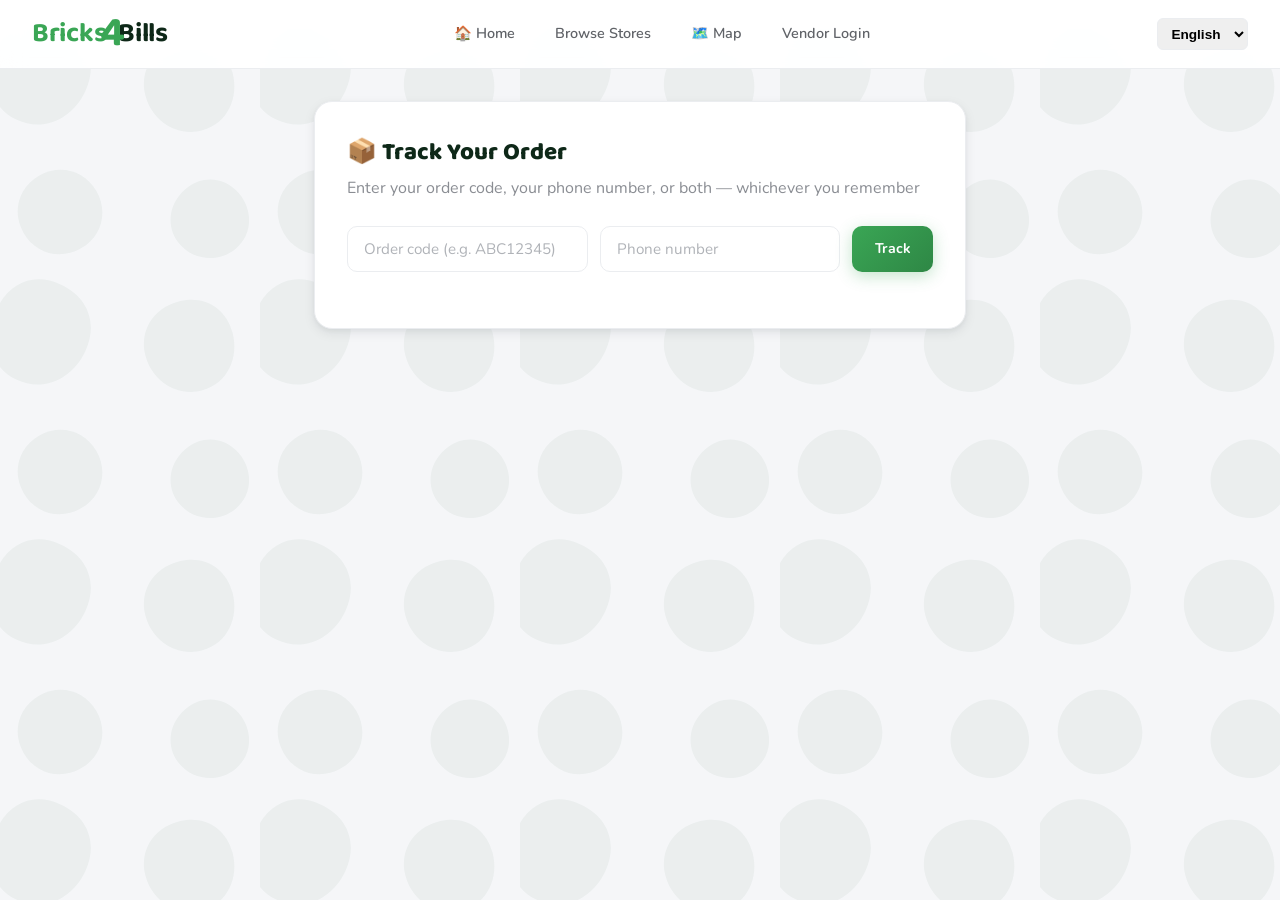
<file: order-tracking.html>
<!DOCTYPE html>
<html lang="en">
<head>
    <meta charset="UTF-8">
    <meta name="viewport" content="width=device-width, initial-scale=1.0">
    <title>Track Order - Bricks4Bills</title>
    <link rel="stylesheet" href="styles.css">
    <script src="i18n.js"></script>
    <style>
        .track-page { max-width: 700px; margin: 2rem auto; padding: 0 1.5rem; }
        .track-card { background: var(--white); border-radius: var(--radius-lg); padding: 2rem; box-shadow: var(--shadow); border: 1.5px solid var(--gray-200); }
        .track-card h2 { font-size: 1.5rem; font-weight: 900; color: var(--secondary); margin-bottom: 0.25rem; }
        .order-code { font-family: monospace; font-size: 1.4rem; font-weight: 900; color: var(--primary); letter-spacing: 2px; background: var(--primary-light); padding: 0.5rem 1rem; border-radius: var(--radius); display: inline-block; margin: 0.5rem 0 1rem; }
        .status-badge-large { font-size: 1rem; padding: 0.5rem 1.25rem; }
        .vendor-info { background: var(--gray-50); border-radius: var(--radius); padding: 1.25rem; margin: 1.5rem 0; }
        .vendor-info h4 { font-size: 1rem; font-weight: 800; margin-bottom: 0.5rem; color: var(--secondary); }
        .vendor-info p { font-size: 0.88rem; color: var(--gray-600); margin-bottom: 0.25rem; }
        .items-list { margin: 1.5rem 0; }
        .items-list h4 { font-size: 0.85rem; font-weight: 800; text-transform: uppercase; letter-spacing: 0.5px; color: var(--gray-500); margin-bottom: 0.75rem; }
        .track-item { display: flex; justify-content: space-between; padding: 0.6rem 0; border-bottom: 1px dashed var(--gray-200); font-size: 0.9rem; }
        .track-total { display: flex; justify-content: space-between; padding-top: 1rem; margin-top: 0.5rem; border-top: 2px solid var(--gray-200); font-weight: 900; font-size: 1.15rem; color: var(--secondary); }
        .sms-notice { background: linear-gradient(135deg, var(--accent-light) 0%, #c8e6c9 100%); border-radius: var(--radius); padding: 1rem; margin-bottom: 1.5rem; font-size: 0.88rem; color: #1b5e20; font-weight: 600; }
        .track-form { display: flex; gap: 0.75rem; margin-bottom: 1.5rem; }
        .track-form input { flex: 1; }

        /* Chat Styles */
        .chat-section { margin-top: 2rem; border-top: 2px solid var(--gray-200); padding-top: 1.5rem; }
        .chat-section h3 { font-size: 1rem; font-weight: 900; color: var(--secondary); margin-bottom: 1rem; }
        .chat-messages { background: var(--gray-50); border-radius: var(--radius); padding: 1rem; max-height: 300px; overflow-y: auto; margin-bottom: 1rem; }
        .chat-message { margin-bottom: 0.75rem; }
        .chat-message .msg-bubble { display: inline-block; padding: 0.6rem 1rem; border-radius: var(--radius-lg); max-width: 80%; font-size: 0.88rem; }
        .chat-message.customer .msg-bubble { background: var(--primary); color: white; border-bottom-left-radius: 4px; }
        .chat-message.vendor .msg-bubble { background: var(--white); color: var(--gray-800); border: 1.5px solid var(--gray-200); border-bottom-right-radius: 4px; }
        .chat-message .msg-meta { font-size: 0.7rem; color: var(--gray-400); margin-top: 0.2rem; font-weight: 600; }
        .chat-input { display: flex; gap: 0.5rem; }
        .chat-input input { flex: 1; }
    </style>
</head>
<body>
    <nav class="navbar">
        <div class="nav-container">
            <a href="index.html" class="logo" data-i18n-skip><span class="logo-bricks">Bricks</span><span class="logo-four">4</span><span class="logo-bills">Bills</span></a>
            <ul class="nav-links">
                <li><a href="index.html">🏠 <span data-i18n="nav_home">Home</span></a></li>
                <li><a href="browse-stores.html" data-i18n="nav_browse">Browse Stores</a></li>
                <li><a href="store-map.html">🗺️ Map</a></li>
                <li><a href="vendor-login.html" data-i18n="nav_vendor_login">Vendor Login</a></li>
            </ul>
            <button class="mobile-menu-btn" onclick="toggleMobileNav()" aria-label="Menu">☰</button>
            <select class="vh-lang-switcher" data-i18n-skip aria-label="Language" onchange="setLanguage(this.value)" style="padding:0.4rem 0.6rem;border-radius:6px;border:1.5px solid var(--gray-200);font-size:0.85rem;font-weight:600;"><option value="en">English</option><option value="pcm">Pidgin</option><option value="yo">Yorùbá</option><option value="ha">Hausa</option><option value="ig">Igbo</option></select>
        </div>
    </nav>

    <div class="track-page">
        <!-- Lookup Form -->
        <div class="track-card" id="lookupForm" style="display:none;">
            <h2>📦 <span data-i18n="track_title">Track Your Order</span></h2>
            <p style="color:var(--gray-500);margin-bottom:1.5rem;" data-i18n="track_subtitle">Enter your order code, your phone number, or both — whichever you remember</p>
            <div class="track-form">
                <input type="text" class="form-control" id="lookupCode" placeholder="Order code (e.g. ABC12345)" data-i18n-placeholder="order_code_placeholder">
                <input type="tel" class="form-control" id="lookupPhone" placeholder="Phone number" data-i18n-placeholder="phone_placeholder">
                <button class="btn btn-primary" onclick="trackOrder()" data-i18n="track_btn">Track</button>
            </div>
            <div id="phoneLookupResults" style="margin-top:1.5rem;"></div>
        </div>

        <!-- Order Details -->
        <div class="track-card" id="orderDetails" style="display:none;">
            <div id="newOrderBanner"></div>
            <h2>📦 <span data-i18n="order_status">Order Status</span></h2>
            <div class="order-code" id="displayCode">---</div>
            <div>
                <span class="badge status-badge-large" id="displayStatus">Loading...</span>
            </div>

            <div class="vendor-info">
                <h4>🏪 <span id="vendorName">---</span></h4>
                <p>📍 <span id="vendorAddress">---</span></p>
                <p>📞 <a href="#" id="vendorPhone">---</a></p>
            </div>

            <div class="items-list">
                <h4 data-i18n="items_ordered">Items Ordered</h4>
                <div id="itemsList"></div>
                <div class="track-total">
                    <span data-i18n="total">Total</span>
                    <span id="displayTotal">₦0</span>
                </div>
            </div>

            <div style="background:var(--gray-50);border-radius:var(--radius);padding:1rem;">
                <p style="font-size:0.85rem;color:var(--gray-600);margin-bottom:0.5rem;"><strong data-i18n="delivery_address_label">Delivery Address:</strong></p>
                <p style="font-size:0.9rem;color:var(--gray-800);" id="displayAddress">---</p>
                <p style="font-size:0.85rem;color:var(--gray-500);margin-top:0.5rem;"><strong data-i18n="payment_label">Payment:</strong> <span id="displayPayment">---</span></p>
            </div>

            <!-- Chat Section -->
            <div class="chat-section">
                <h3>💬 <span data-i18n="chat_with_vendor">Chat with Vendor</span></h3>
                <div class="chat-messages" id="chatMessages">
                    <p style="text-align:center;color:var(--gray-400);font-size:0.85rem;">Loading messages...</p>
                </div>
                <div class="chat-input">
                    <input type="text" class="form-control" id="chatInput" placeholder="Type a message..." data-i18n-placeholder="type_message" onkeypress="if(event.key==='Enter')sendMessage()">
                    <button class="btn btn-primary" onclick="sendMessage()" data-i18n="send">Send</button>
                </div>
            </div>

            <div style="margin-top:1.5rem;text-align:center;">
                <a href="index.html" class="btn btn-primary">🏠 <span data-i18n="back_to_home">Back to Home</span></a>
                <a href="browse-stores.html" class="btn btn-outline">🏪 Browse More Stores</a>
            </div>
        </div>
    </div>

    <script>
        const API_URL = 'https://bricks4bills-production.up.railway.app/api';
        const urlParams = new URLSearchParams(window.location.search);
        const urlOrderCode = urlParams.get('code') || '';
        const urlPhone = urlParams.get('phone') || '';
        const isNew = urlParams.get('new');
        const paymentResult = urlParams.get('payment'); // 'success' or 'failed', set after returning from Flutterwave

        if (urlOrderCode) {
            loadOrder(urlOrderCode, urlPhone);
        } else {
            document.getElementById('lookupForm').style.display = 'block';
        }

        async function loadOrder(code, phone) {
            try {
                const res = await fetch(`${API_URL}/orders/track/${code}${phone ? '?phone=' + encodeURIComponent(phone) : ''}`);
                const data = await res.json();

                if (res.ok) {
                    document.getElementById('lookupForm').style.display = 'none';
                    document.getElementById('orderDetails').style.display = 'block';

                    // Set chat context
                    currentOrderId = data.id || orderIdFromUrl;
                    currentOrderCode = data.order_code;
                    currentPhone = data.phone_number;
                    loadChat();

                    if (isNew) {
                        document.getElementById('newOrderBanner').innerHTML = `
                            <div class="sms-notice">
                                ✅ Order confirmed! An SMS with your tracking link has been sent to ${data.phone_number}.
                            </div>
                        `;
                    }

                    if (paymentResult === 'success') {
                        document.getElementById('newOrderBanner').innerHTML += `
                            <div class="sms-notice" style="background:var(--success-light,#d4edda);color:var(--success,#155724);">
                                💳 Payment received! Your order is now marked as paid.
                            </div>
                        `;
                    } else if (paymentResult === 'failed') {
                        document.getElementById('newOrderBanner').innerHTML += `
                            <div class="sms-notice" style="background:#fff3cd;color:#856404;">
                                ⚠️ Payment was not completed. You can try again or contact the vendor.
                            </div>
                        `;
                    }

                    document.getElementById('displayCode').textContent = data.order_code;
                    document.getElementById('displayStatus').textContent = data.order_status;
                    document.getElementById('displayStatus').className = 'badge status-badge-large badge-' + data.order_status;
                    document.getElementById('vendorName').textContent = data.vendor_name;
                    document.getElementById('vendorAddress').textContent = data.vendor_address || 'Lagos, Nigeria';
                    document.getElementById('vendorPhone').textContent = data.vendor_phone || 'N/A';
                    document.getElementById('vendorPhone').href = 'tel:' + (data.vendor_phone || '');
                    document.getElementById('displayTotal').textContent = '₦' + parseFloat(data.total_price).toLocaleString();
                    document.getElementById('displayAddress').textContent = data.delivery_address + (data.delivery_city ? ', ' + data.delivery_city : '');
                    document.getElementById('displayPayment').textContent = data.payment_method?.replace(/_/g, ' ') || 'Cash on delivery';
                    document.getElementById('displayPayment').textContent += data.payment_status === 'paid' ? ' — ✅ Paid' : ' — ⏳ Payment pending';

                    const itemsContainer = document.getElementById('itemsList');
                    if (data.items && data.items.length > 0) {
                        itemsContainer.innerHTML = data.items.map(item => `
                            <div class="track-item">
                                <span>${item.product_name} x${item.quantity}</span>
                                <span>₦${parseFloat(item.total_price).toLocaleString()}</span>
                            </div>
                        `).join('');
                    }
                } else {
                    alert(data.message || 'Order not found');
                    document.getElementById('lookupForm').style.display = 'block';
                }
            } catch (err) {
                alert('Network error');
                document.getElementById('lookupForm').style.display = 'block';
            }
        }

        async function trackOrder() {
            const code = document.getElementById('lookupCode').value.trim();
            const phone = document.getElementById('lookupPhone').value.trim();
            const resultsBox = document.getElementById('phoneLookupResults');
            resultsBox.innerHTML = '';

            if (!code && !phone) {
                alert('Please enter your order code, your phone number, or both');
                return;
            }

            // Have a code (with or without phone) — go straight to the full order view.
            if (code) {
                window.location.href = `order-tracking.html?code=${code}${phone ? '&phone=' + encodeURIComponent(phone) : ''}`;
                return;
            }

            // Only a phone number — forgot the code. Look up every order tied to
            // that number and let them pick the one they want, same lookup the
            // chat widget already uses.
            try {
                const res = await fetch(`${API_URL}/customer/conversations?phone=${encodeURIComponent(phone)}`);
                const orders = await res.json();
                if (!Array.isArray(orders) || orders.length === 0) {
                    resultsBox.innerHTML = '<p style="color:var(--gray-500);">No orders found for that phone number.</p>';
                    return;
                }
                resultsBox.innerHTML = '<p style="font-weight:600;margin-bottom:0.75rem;">Found ' + orders.length + ' order(s) — tap one:</p>' +
                    orders.map(o => `
                        <div class="track-card" style="cursor:pointer;margin-bottom:0.5rem;padding:0.75rem 1rem;" onclick="window.location.href='order-tracking.html?code=${o.order_code}&phone=${encodeURIComponent(phone)}'">
                            <strong>${o.order_code}</strong> — ${o.business_name}
                            <span class="badge status-badge-large" style="float:right;">${o.status}</span>
                        </div>
                    `).join('');
            } catch (err) {
                resultsBox.innerHTML = '<p style="color:var(--danger,#c0392b);">Network error — please try again.</p>';
            }
        }

        // Chat functions
        let currentOrderId = null;
        let currentOrderCode = '';
        let currentPhone = '';

        async function loadChat() {
            if (!currentOrderId) return;
            try {
                const res = await fetch(`${API_URL}/messages/${currentOrderId}?order_code=${currentOrderCode}&phone=${encodeURIComponent(currentPhone)}`);
                const messages = await res.json();
                const container = document.getElementById('chatMessages');
                if (messages.length === 0) {
                    container.innerHTML = '<p style="text-align:center;color:var(--gray-400);font-size:0.85rem;">No messages yet. Start the conversation!</p>';
                } else {
                    container.innerHTML = messages.map(m => `
                        <div class="chat-message ${m.sender_type}">
                            <div class="msg-bubble">${escapeHtml(m.content)}</div>
                            <div class="msg-meta">${m.sender_name} · ${new Date(m.created_at).toLocaleTimeString()}</div>
                        </div>
                    `).join('');
                    container.scrollTop = container.scrollHeight;
                }
            } catch (err) { console.error('Chat load error:', err); }
        }

        async function sendMessage() {
            const input = document.getElementById('chatInput');
            const content = input.value.trim();
            if (!content) return;

            try {
                const res = await fetch(`${API_URL}/messages`, {
                    method: 'POST',
                    headers: { 'Content-Type': 'application/json' },
                    body: JSON.stringify({
                        order_code: currentOrderCode,
                        phone_number: currentPhone,
                        content
                    })
                });
                if (res.ok) {
                    input.value = '';
                    loadChat();
                }
            } catch (err) { console.error('Send message error:', err); }
        }

        function escapeHtml(text) {
            const div = document.createElement('div');
            div.textContent = text;
            return div.innerHTML;
        }

        // Poll for new messages every 5 seconds
        setInterval(() => {
            if (document.getElementById('orderDetails').style.display !== 'none') {
                loadChat();
            }
        }, 5000);
    </script>


</body>
</html>
</file>
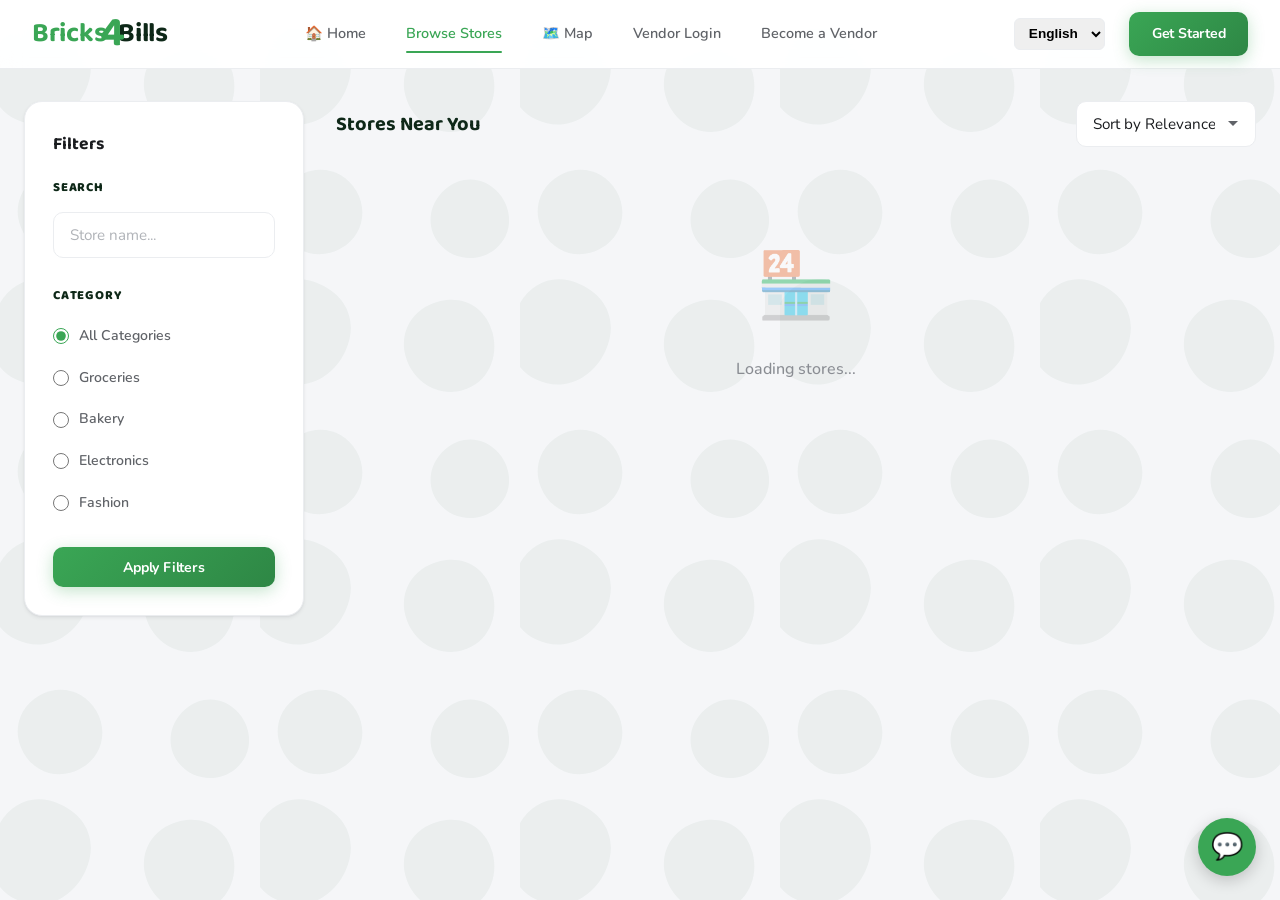
<file: store-detail.html>
<!DOCTYPE html>
<html lang="en">
<head>
    <meta charset="UTF-8">
    <meta name="viewport" content="width=device-width, initial-scale=1.0">
    <title>Store Detail - Bricks4Bills</title>
    <link rel="stylesheet" href="styles.css">
    <script src="i18n.js"></script>
    <script src="chat-widget.js"></script>
    <style>
        .store-hero {
            background: linear-gradient(135deg, var(--primary-light) 0%, #ffe8cc 50%, #fff5eb 100%);
            padding: 3.5rem 2rem;
            border-radius: 0 0 var(--radius-xl) var(--radius-xl);
            margin-bottom: 2rem;
            border-bottom: 3px solid var(--primary);
        }
        .store-hero h1 { font-size: 2.2rem; font-weight: 900; color: var(--secondary); margin-bottom: 0.5rem; letter-spacing: -0.5px; }
        .store-hero p { color: var(--gray-600); max-width: 600px; font-weight: 500; line-height: 1.6; }
        .store-meta-bar { display: flex; gap: 2rem; margin-top: 1.25rem; font-size: 0.88rem; color: var(--gray-600); font-weight: 600; }
        .products-grid { display: grid; grid-template-columns: repeat(auto-fill, minmax(260px, 1fr)); gap: 1.5rem; }
    </style>
</head>
<body>
    <nav class="navbar">
        <div class="nav-container">
            <a href="index.html" class="logo" data-i18n-skip><span class="logo-bricks">Bricks</span><span class="logo-four">4</span><span class="logo-bills">Bills</span></a>
            <ul class="nav-links">
                <li><a href="index.html">🏠 Home</a></li>
                <li><a href="browse-stores.html">Browse Stores</a></li>
                <li><a href="store-map.html">🗺️ Map</a></li>
                <li><a href="vendor-login.html">Vendor Login</a></li>
                <li><a href="vendor-register.html">Become a Vendor</a></li>
            </ul>
            <button class="mobile-menu-btn" onclick="toggleMobileNav()" aria-label="Menu">☰</button>
            <div class="nav-actions">
                <select class="vh-lang-switcher" data-i18n-skip aria-label="Language" onchange="setLanguage(this.value)" style="padding:0.4rem 0.6rem;border-radius:6px;border:1.5px solid var(--gray-200);font-size:0.85rem;font-weight:600;"><option value="en">English</option><option value="pcm">Pidgin</option><option value="yo">Yorùbá</option><option value="ha">Hausa</option><option value="ig">Igbo</option></select>
            </div>
        </div>
    </nav>

    <div id="storeHero" class="store-hero" style="display:none;">
        <div class="container">
            <span class="badge badge-primary" id="storeCategory">Category</span>
            <h1 id="storeName">Store Name</h1>
            <p id="storeDesc">Store description goes here.</p>
            <div class="store-meta-bar">
                <span>📍 <span id="storeLocation">Lagos, Nigeria</span></span>
                <span>📞 <span id="storePhone">Phone</span></span>
                <span>⭐ 4.5 Rating</span>
                <span>🕐 <span id="storeHours">Mon-Sat 8AM-6PM</span></span>
            </div>
        </div>
    </div>

    <div class="container" style="padding:0 1.5rem 3rem;max-width:1400px;">
        <div style="display:flex;justify-content:space-between;align-items:center;margin-bottom:1.5rem;">
            <h2 style="font-size:1.25rem;font-weight:700;color:var(--secondary);">Products</h2>
            <button class="btn btn-primary" onclick="toggleCart()">🛒 Cart (<span id="cartCount">0</span>)</button>
        </div>
        <div class="products-grid" id="productsGrid">
            <div class="empty-state" style="grid-column:1/-1;">
                <p>Loading products...</p>
            </div>
        </div>
    </div>

    <!-- Cart Sidebar -->
    <div class="overlay" id="cartOverlay" onclick="toggleCart()"></div>
    <div class="cart-sidebar" id="cartSidebar">
        <div class="cart-header">
            <h3>Your Cart</h3>
            <button class="modal-close" onclick="toggleCart()">&times;</button>
        </div>
        <div class="cart-items" id="cartItems">
            <p style="text-align:center;color:var(--gray);padding:2rem;">Your cart is empty</p>
        </div>
        <div class="cart-footer">
            <div class="cart-total">
                <span>Total</span>
                <span id="cartTotal">₦0</span>
            </div>
            <button class="btn btn-primary btn-block" onclick="goToCheckout()">Proceed to Checkout</button>
        </div>
    </div>

    <script>
        if (typeof initChatWidget === "function") initChatWidget();
        const API_URL = 'https://bricks4bills-production.up.railway.app/api';
        const urlParams = new URLSearchParams(window.location.search);
        const storeId = urlParams.get('id');
        let cart = [];
        let storeData = null;

        if (!storeId) window.location.href = 'browse-stores.html';

        async function loadStore() {
            try {
                const res = await fetch(`${API_URL}/stores/${storeId}`);
                const data = await res.json();
                if (res.ok) {
                    storeData = data.store;
                    document.getElementById('storeHero').style.display = 'block';
                    document.getElementById('storeName').textContent = data.store.business_name;
                    document.getElementById('storeDesc').textContent = data.store.description || 'Local store offering quality products';
                    document.getElementById('storeCategory').textContent = data.store.business_category || 'General';
                    document.getElementById('storePhone').textContent = data.store.phone_number || 'N/A';
                    document.getElementById('storeHours').textContent = data.store.operating_hours || 'Mon-Sat 8AM-6PM';

                    const grid = document.getElementById('productsGrid');
                    if (data.products.length > 0) {
                        grid.innerHTML = data.products.map(p => {
                            const imgUrl = p.image_url
                                ? (p.image_url.startsWith('http') ? p.image_url : p.image_url)
                                : null;
                            const imgHtml = imgUrl
                                ? `<img src="${imgUrl}" style="width:100%;height:100%;object-fit:cover;" onerror="this.style.display='none';this.parentElement.innerHTML='🛍️';">`
                                : '🛍️';
                            return `
                            <div class="product-card">
                                <div class="product-image">${imgHtml}</div>
                                <div class="product-details">
                                    <h4>${p.name}</h4>
                                    <div class="price">₦${parseFloat(p.price).toLocaleString()}</div>
                                    <div class="stock">${p.stock_quantity > 0 ? p.stock_quantity + ' in stock' : '<span style="color:var(--danger);">Out of stock</span>'}</div>
                                    <button class="btn btn-primary btn-sm btn-block" onclick="addToCart(${p.id}, '${p.name.replace(/'/g, "\\'")}', ${p.price})" ${p.stock_quantity <= 0 ? 'disabled' : ''}>
                                        ${p.stock_quantity > 0 ? 'Add to Cart' : 'Out of Stock'}
                                    </button>
                                </div>
                            </div>
                        `}).join('');
                    } else {
                        grid.innerHTML = `
                            <div class="empty-state" style="grid-column:1/-1;">
                                <div class="empty-state-icon">🛍️</div>
                                <h3>No products yet</h3>
                                <p>This store hasn't added any products</p>
                            </div>
                        `;
                    }
                }
            } catch (err) { console.error(err); }
        }

        function addToCart(productId, name, price) {
            const existing = cart.find(item => item.product_id === productId);
            if (existing) {
                existing.quantity++;
            } else {
                cart.push({ product_id: productId, name, unit_price: price, quantity: 1 });
            }
            updateCartUI();
        }

        function removeFromCart(productId) {
            cart = cart.filter(item => item.product_id !== productId);
            updateCartUI();
        }

        function updateQty(productId, delta) {
            const item = cart.find(i => i.product_id === productId);
            if (item) {
                item.quantity += delta;
                if (item.quantity <= 0) removeFromCart(productId);
                else updateCartUI();
            }
        }

        function updateCartUI() {
            document.getElementById('cartCount').textContent = cart.reduce((sum, i) => sum + i.quantity, 0);
            const total = cart.reduce((sum, i) => sum + (i.unit_price * i.quantity), 0);
            document.getElementById('cartTotal').textContent = '₦' + total.toLocaleString();

            const container = document.getElementById('cartItems');
            if (cart.length > 0) {
                container.innerHTML = cart.map(item => `
                    <div class="cart-item">
                        <div class="cart-item-image">🛍️</div>
                        <div class="cart-item-details">
                            <h4>${item.name}</h4>
                            <div class="price">₦${parseFloat(item.unit_price).toLocaleString()}</div>
                            <div class="cart-item-qty">
                                <button class="qty-btn" onclick="updateQty(${item.product_id}, -1)">−</button>
                                <span>${item.quantity}</span>
                                <button class="qty-btn" onclick="updateQty(${item.product_id}, 1)">+</button>
                                <button class="btn btn-danger btn-sm" style="margin-left:auto;" onclick="removeFromCart(${item.product_id})">Remove</button>
                            </div>
                        </div>
                    </div>
                `).join('');
            } else {
                container.innerHTML = '<p style="text-align:center;color:var(--gray);padding:2rem;">Your cart is empty</p>';
            }
        }

        function toggleCart() {
            document.getElementById('cartSidebar').classList.toggle('open');
            document.getElementById('cartOverlay').classList.toggle('active');
        }

        function goToCheckout() {
            if (cart.length === 0) return alert('Your cart is empty');
            sessionStorage.setItem('vh_cart', JSON.stringify(cart));
            window.location.href = `guest-checkout.html?store=${storeId}`;
        }

        loadStore();
    </script>



</body>
</html>
</file>
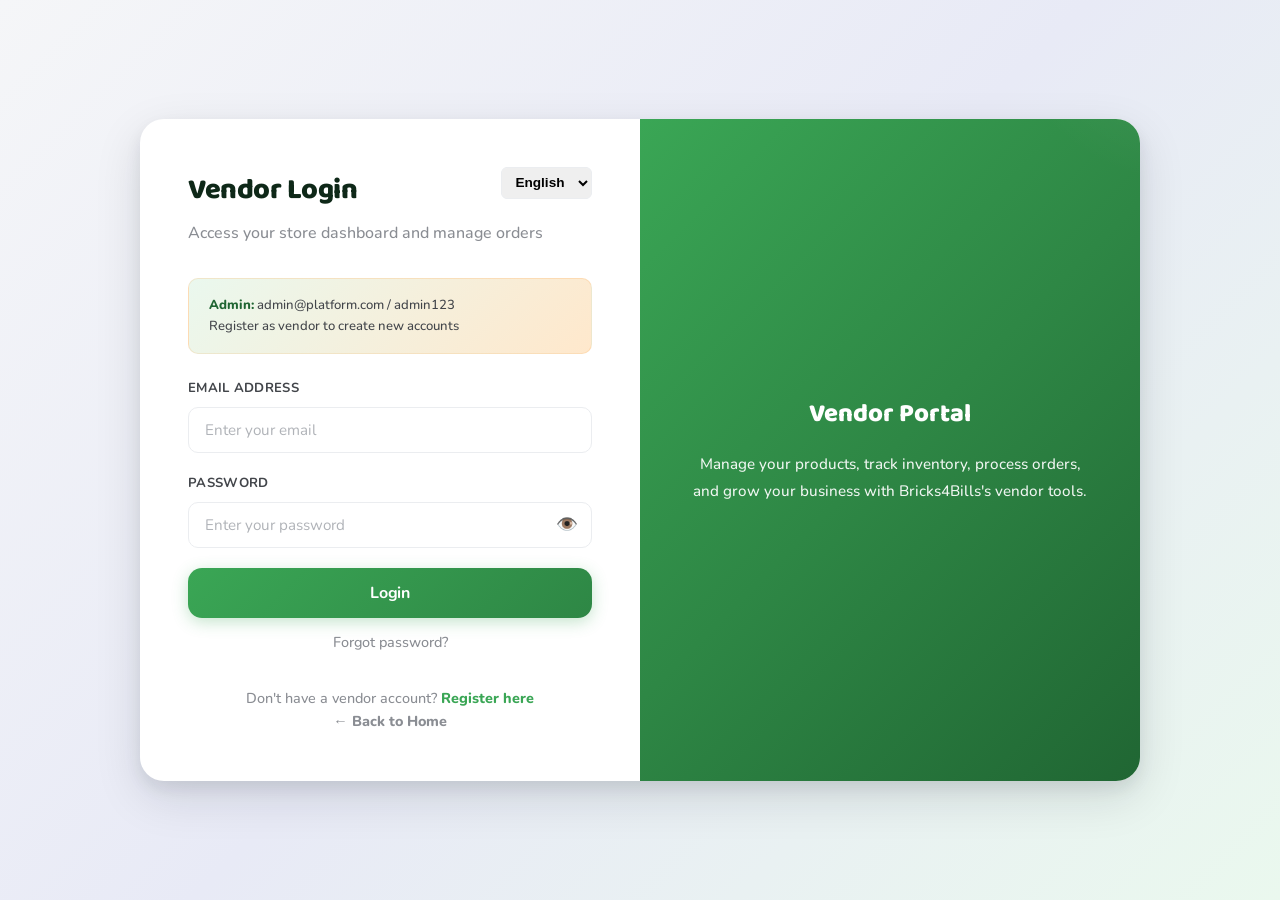
<file: vendor-dashboard.html>
<!DOCTYPE html>
<html lang="en">
<head>
    <meta charset="UTF-8">
    <meta name="viewport" content="width=device-width, initial-scale=1.0">
    <title>Vendor Dashboard - Bricks4Bills</title>
    <link rel="stylesheet" href="styles.css">
    <script src="i18n.js"></script>
</head>
<body>
    <nav class="navbar">
        <div class="nav-container">
            <a href="index.html" class="logo" data-i18n-skip><span class="logo-bricks">Bricks</span><span class="logo-four">4</span><span class="logo-bills">Bills</span></a>
            <ul class="nav-links">
                <li><a href="vendor-dashboard.html" class="active" data-i18n="dashboard">Dashboard</a></li>
                <li><a href="inventory.html">Inventory</a></li>
                <li><a href="vendor-settings.html">Settings</a></li>
            </ul>
            <button class="mobile-menu-btn" onclick="toggleMobileNav()" aria-label="Menu">☰</button>
            <div class="nav-actions">
                <select class="vh-lang-switcher" data-i18n-skip aria-label="Language" onchange="setLanguage(this.value)" style="padding:0.4rem 0.6rem;border-radius:6px;border:1.5px solid var(--gray-200);font-size:0.85rem;font-weight:600;margin-right:0.5rem;"><option value="en">English</option><option value="pcm">Pidgin</option><option value="yo">Yorùbá</option><option value="ha">Hausa</option><option value="ig">Igbo</option></select>
                <span id="userName" style="font-weight:600;font-size:0.9rem;"></span>
                <a href="index.html" class="btn btn-light btn-sm">🏪 Storefront</a>
                <button class="btn btn-light btn-sm" onclick="logout()">Logout</button>
            </div>
        </div>
    </nav>

    <div style="display:flex;">
        <aside class="sidebar">
            <ul class="sidebar-menu">
                <li><a href="#dashboard" class="active" onclick="showSection('dashboard', this)">🏠 <span data-i18n="dashboard">Dashboard</span></a></li>
                <li><a href="#orders" onclick="showSection('orders', this)">📦 <span data-i18n="orders">Orders</span></a></li>
                <li><a href="#products" onclick="showSection('products', this)">🛍️ <span data-i18n="products">Products</span></a></li>
                <li><a href="inventory.html">📊 Inventory</a></li>
                <li><a href="#reports" onclick="showSection('reports', this)">📈 <span data-i18n="reports">Reports</span></a></li>
                <li><a href="#messages" onclick="showSection('messages', this)">💬 Messages <span id="vendorUnreadBadge" style="display:none;background:var(--danger,#e53935);color:white;border-radius:10px;padding:1px 7px;font-size:0.72rem;font-weight:700;margin-left:4px;">0</span></a></li>
                <li><a href="vendor-settings.html">⚙️ Settings</a></li>
            </ul>
        </aside>

        <main class="main-content">
            <!-- Dashboard Section -->
            <div id="dashboard" class="section active">
                <div class="page-header">
                    <h1 data-i18n="vendor_dashboard">Vendor Dashboard</h1>
                    <p>Welcome back, <span id="welcomeName">Vendor</span></p>
                </div>

                <div class="quick-actions">
                    <a href="#orders" class="btn btn-primary" onclick="showSection('orders', document.querySelectorAll('.sidebar-menu a')[1])">📦 <span data-i18n="view_orders">View Orders</span></a>
                    <button class="btn btn-success" onclick="openProductModal()">➕ Add Product</button>
                    <a href="inventory.html" class="btn btn-info">📊 Check Stock</a>
                    <a href="#reports" class="btn btn-secondary" onclick="showSection('reports', document.querySelectorAll('.sidebar-menu a')[4])">📈 <span data-i18n="view_reports">View Reports</span></a>
                </div>

                <div class="grid grid-4" style="margin-bottom:2rem;">
                    <div class="stat-card">
                        <div class="stat-icon orange">📦</div>
                        <div class="stat-info">
                            <h3 id="totalOrders">0</h3>
                            <p>Total Orders</p>
                        </div>
                    </div>
                    <div class="stat-card">
                        <div class="stat-icon green">₦</div>
                        <div class="stat-info">
                            <h3 id="monthlyRevenue">₦0</h3>
                            <p>Monthly Revenue</p>
                        </div>
                    </div>
                    <div class="stat-card">
                        <div class="stat-icon red">⏳</div>
                        <div class="stat-info">
                            <h3 id="pendingOrders">0</h3>
                            <p>Pending Orders</p>
                        </div>
                    </div>
                    <div class="stat-card">
                        <div class="stat-icon purple">👥</div>
                        <div class="stat-info">
                            <h3 id="totalCustomers">0</h3>
                            <p>Total Customers</p>
                        </div>
                    </div>
                </div>

                <div class="card">
                    <div class="card-header">
                        <h3>Recent Orders</h3>
                        <a href="#orders" class="btn btn-outline btn-sm" onclick="showSection('orders', document.querySelectorAll('.sidebar-menu a')[1])">View All</a>
                    </div>
                    <div class="table-container">
                        <table class="table" id="recentOrdersTable">
                            <thead>
                                <tr><th>Order ID</th><th>Customer</th><th>Amount</th><th>Date</th><th>Status</th><th>Action</th></tr>
                            </thead>
                            <tbody></tbody>
                        </table>
                    </div>
                </div>
            </div>

            <!-- Orders Section -->
            <div id="orders" class="section">
                <div class="page-header">
                    <h1 data-i18n="order_management">Order Management</h1>
                    <p>Manage and update customer orders</p>
                </div>
                <div class="search-bar">
                    <input type="text" id="orderSearch" placeholder="Search orders...">
                    <select class="form-control" id="orderStatusFilter" style="width:180px;" onchange="loadOrders()">
                        <option value="all">All Statuses</option>
                        <option value="pending">Pending</option>
                        <option value="processing">Processing</option>
                        <option value="ready">Ready</option>
                        <option value="delivered">Delivered</option>
                    </select>
                    <button class="btn btn-primary" onclick="loadOrders()">Filter</button>
                </div>
                <div class="table-container">
                    <table class="table" id="ordersTable">
                        <thead>
                            <tr><th>ID</th><th>Customer</th><th>Amount</th><th>Date</th><th>Status</th><th>Payment</th><th>Actions</th></tr>
                        </thead>
                        <tbody></tbody>
                    </table>
                </div>
            </div>

            <!-- Products Section -->
            <div id="products" class="section">
                <div class="page-header">
                    <h1 data-i18n="product_management">Product Management</h1>
                    <p>Manage your store products</p>
                </div>
                <div class="quick-actions">
                    <button class="btn btn-success" onclick="openProductModal()">➕ Add Product</button>
                </div>
                <div class="table-container">
                    <table class="table" id="productsTable">
                        <thead>
                            <tr><th>Product</th><th>Category</th><th>Price</th><th>Stock</th><th>Status</th><th>Actions</th></tr>
                        </thead>
                        <tbody></tbody>
                    </table>
                </div>
            </div>

            <!-- Reports Section -->
            <div id="reports" class="section">
                <div class="page-header">
                    <h1 data-i18n="sales_reports">Sales Reports</h1>
                    <p>Insights into your business performance</p>
                </div>
                <div class="grid grid-2" style="margin-bottom:2rem;">
                    <div class="card">
                        <div class="card-header"><h3>Monthly Sales</h3></div>
                        <div class="card-body" id="monthlySales">
                            <div class="empty-state"><p>Loading...</p></div>
                        </div>
                    </div>
                    <div class="card">
                        <div class="card-header"><h3>Top Products</h3></div>
                        <div class="card-body" id="topProducts">
                            <div class="empty-state"><p>Loading...</p></div>
                        </div>
                    </div>
                </div>
                <div class="card">
                    <div class="card-header"><h3>Total Revenue</h3></div>
                    <div class="card-body">
                        <h2 id="totalRevenue" style="font-size:2.5rem;color:var(--primary);">₦0</h2>
                    </div>
                </div>
            </div>

            <!-- Messages Section -->
            <div id="messages" class="section">
                <div class="page-header">
                    <h1>💬 Messages</h1>
                    <p>Every conversation with your customers, in one place</p>
                </div>
                <div class="card">
                    <div class="card-body" id="vendorInbox">
                        <div class="empty-state"><p>Loading conversations...</p></div>
                    </div>
                </div>
            </div>
        </main>
    </div>

    <!-- Chat Modal -->
    <div class="modal" id="chatModal">
        <div class="modal-overlay" onclick="closeChatModal()"></div>
        <div class="modal-content" style="max-width:500px;">
            <div class="modal-header">
                <h3>💬 Order Chat</h3>
                <button class="modal-close" onclick="closeChatModal()">&times;</button>
            </div>
            <div class="modal-body">
                <div id="chatMessages" style="background:var(--gray-50);border-radius:var(--radius);padding:1rem;max-height:300px;overflow-y:auto;margin-bottom:1rem;">
                    <p style="text-align:center;color:var(--gray-400);font-size:0.85rem;">Loading messages...</p>
                </div>
                <div style="display:flex;gap:0.5rem;">
                    <input type="text" class="form-control" id="vendorChatInput" placeholder="Type a message..." onkeypress="if(event.key==='Enter')sendVendorMessage()">
                    <button class="btn btn-primary" onclick="sendVendorMessage()">Send</button>
                </div>
            </div>
        </div>
    </div>

    <!-- Product Modal -->
    <div class="modal" id="productModal">
        <div class="modal-overlay" onclick="closeProductModal()"></div>
        <div class="modal-content">
            <div class="modal-header">
                <h3 id="modalTitle">Add Product</h3>
                <button class="modal-close" onclick="closeProductModal()">&times;</button>
            </div>
            <div class="modal-body">
                <form id="productForm">
                    <input type="hidden" id="productId">
                    <div class="form-group">
                        <label class="form-label">Product Name</label>
                        <input type="text" class="form-control" id="prodName" required>
                    </div>
                    <div class="form-group">
                        <label class="form-label">Description</label>
                        <textarea class="form-control" id="prodDesc" rows="2"></textarea>
                    </div>
                    <div class="form-group">
                        <label class="form-label">Category</label>
                        <select class="form-control" id="prodCategory">
                            <option>Groceries</option>
                            <option>Bakery</option>
                            <option>Electronics</option>
                            <option>Fashion</option>
                            <option>Other</option>
                        </select>
                    </div>
                    <div class="grid grid-2" style="gap:1rem;">
                        <div class="form-group">
                            <label class="form-label">Price (₦)</label>
                            <input type="number" class="form-control" id="prodPrice" required min="0">
                        </div>
                        <div class="form-group">
                            <label class="form-label">Stock Quantity</label>
                            <input type="number" class="form-control" id="prodStock" required min="0">
                        </div>
                    </div>
                    <div class="form-group">
                        <label class="form-label">Product Image</label>
                        <div style="border:2px dashed var(--gray-300);border-radius:var(--radius);padding:1.5rem;text-align:center;cursor:pointer;transition:var(--transition);background:var(--gray-50);" id="dropZone" onclick="document.getElementById('prodImageFile').click()">
                            <div id="imagePreview" style="font-size:2.5rem;margin-bottom:0.5rem;">📷</div>
                            <p style="font-size:0.85rem;color:var(--gray-500);font-weight:600;margin-bottom:0.25rem;">Click to upload image</p>
                            <p style="font-size:0.75rem;color:var(--gray-400);">JPG, PNG, WEBP, GIF up to 5MB</p>
                        </div>
                        <input type="file" id="prodImageFile" accept="image/*" style="display:none;" onchange="handleImageSelect(this)">
                    </div>
                    <div style="text-align:center;margin:0.75rem 0;position:relative;">
                        <div style="position:absolute;top:50%;left:0;right:0;height:1px;background:var(--gray-200);"></div>
                        <span style="background:var(--white);padding:0 1rem;position:relative;color:var(--gray-400);font-size:0.8rem;font-weight:700;">OR</span>
                    </div>
                    <div class="form-group">
                        <label class="form-label">Paste Image URL</label>
                        <input type="text" class="form-control" id="prodImageUrl" placeholder="https://example.com/image.jpg" oninput="handleUrlInput(this.value)">
                    </div>
                </form>
            </div>
            <div class="modal-footer">
                <button class="btn btn-light" onclick="closeProductModal()">Cancel</button>
                <button class="btn btn-primary" onclick="saveProduct()">Save Product</button>
            </div>
        </div>
    </div>

    <script>
        const API_URL = 'https://bricks4bills-production.up.railway.app/api';
        const token = localStorage.getItem('token');
        const user = JSON.parse(localStorage.getItem('user') || '{}');

        if (!token || user.user_type !== 'vendor') {
            window.location.href = 'vendor-login.html';
        }

        document.getElementById('userName').textContent = user.first_name || 'Vendor';
        document.getElementById('welcomeName').textContent = user.first_name || 'Vendor';

        function showSection(id, link) {
            document.querySelectorAll('.section').forEach(s => s.classList.remove('active'));
            document.getElementById(id).classList.add('active');
            document.querySelectorAll('.sidebar-menu a').forEach(a => a.classList.remove('active'));
            if (link) link.classList.add('active');
            if (id === 'orders') loadOrders();
            if (id === 'products') loadProducts();
            if (id === 'reports') loadReports();
            if (id === 'messages') loadVendorInbox();
        }

        async function loadDashboard() {
            try {
                const res = await fetch(`${API_URL}/vendor/dashboard`, { headers: { 'Authorization': `Bearer ${token}` } });
                const data = await res.json();
                if (res.ok) {
                    document.getElementById('totalOrders').textContent = data.stats.total_orders;
                    document.getElementById('monthlyRevenue').textContent = '₦' + parseFloat(data.stats.monthly_revenue).toLocaleString();
                    document.getElementById('pendingOrders').textContent = data.stats.pending_orders;
                    document.getElementById('totalCustomers').textContent = data.stats.total_customers;

                    const tbody = document.querySelector('#recentOrdersTable tbody');
                    if (data.recent_orders.length > 0) {
                        tbody.innerHTML = data.recent_orders.map(o => `
                            <tr>
                                <td>#${o.id}<br><small style="color:var(--gray-400);">${o.order_code || ''}</small></td>
                                <td>${o.phone_number || 'Guest'}</td>
                                <td>₦${parseFloat(o.total_amount).toLocaleString()}</td>
                                <td>${new Date(o.created_at).toLocaleDateString()}</td>
                                <td><span class="badge badge-${o.status}">${o.status}</span></td>
                                <td><button class="btn btn-primary btn-sm" onclick="updateOrderStatus(${o.id}, 'processing')">Process</button></td>
                            </tr>
                        `).join('');
                    } else {
                        tbody.innerHTML = '<tr><td colspan="6" style="text-align:center;padding:2rem;">No orders yet</td></tr>';
                    }
                }
            } catch (err) { console.error(err); }
        }

        async function loadOrders() {
            const status = document.getElementById('orderStatusFilter').value;
            const search = document.getElementById('orderSearch').value;
            try {
                const res = await fetch(`${API_URL}/vendor/orders?status=${status}&search=${search}`, { headers: { 'Authorization': `Bearer ${token}` } });
                const orders = await res.json();
                const tbody = document.querySelector('#ordersTable tbody');
                if (orders.length > 0) {
                    tbody.innerHTML = orders.map(o => `
                        <tr>
                            <td>#${o.id}<br><small style="color:var(--gray-400);">${o.order_code || ''}</small></td>
                            <td>${o.phone_number || 'Guest'}</td>
                            <td>₦${parseFloat(o.total_amount).toLocaleString()}</td>
                            <td>${new Date(o.created_at).toLocaleDateString()}</td>
                            <td><span class="badge badge-${o.status}">${o.status}</span></td>
                            <td>
                                ${o.payment_status === 'paid' && o.payment_reference
                                    ? `<span class="btn btn-sm btn-success" title="Confirmed automatically via Flutterwave" style="cursor:default;">✅ Paid (Flutterwave)</span>`
                                    : `<button class="btn btn-sm ${o.payment_status === 'paid' ? 'btn-success' : 'btn-warning'}" onclick="togglePayment(${o.id}, '${o.payment_status === 'paid' ? 'pending' : 'paid'}')">
                                        ${o.payment_status === 'paid' ? '✅ Paid (Manual)' : '⏳ Unpaid'}
                                    </button>`
                                }
                            </td>
                            <td>
                                <select class="form-control" style="width:110px;display:inline-block;" onchange="updateOrderStatus(${o.id}, this.value)">
                                    <option value="" disabled selected>Status</option>
                                    <option value="pending">Pending</option>
                                    <option value="processing">Processing</option>
                                    <option value="ready">Ready</option>
                                    <option value="delivered">Delivered</option>
                                    <option value="cancelled">Cancelled</option>
                                </select>
                                <button class="btn btn-primary btn-sm" onclick="openChatModal(${o.id}, '${o.order_code || ''}', '${o.phone_number || ''}')">💬</button>
                            </td>
                        </tr>
                    `).join('');
                } else {
                    tbody.innerHTML = '<tr><td colspan="7" style="text-align:center;padding:2rem;">No orders found</td></tr>';
                }
            } catch (err) { console.error(err); }
        }

        async function updateOrderStatus(id, status) {
            if (!status) return;
            try {
                const res = await fetch(`${API_URL}/vendor/orders/${id}/status`, {
                    method: 'POST',
                    headers: { 'Content-Type': 'application/json', 'Authorization': `Bearer ${token}` },
                    body: JSON.stringify({ status })
                });
                if (res.ok) {
                    loadOrders();
                    loadDashboard();
                }
            } catch (err) { console.error(err); }
        }

        async function togglePayment(id, newStatus) {
            try {
                const res = await fetch(`${API_URL}/vendor/orders/${id}/payment`, {
                    method: 'POST',
                    headers: { 'Content-Type': 'application/json', 'Authorization': `Bearer ${token}` },
                    body: JSON.stringify({ payment_status: newStatus })
                });
                if (res.ok) loadOrders();
            } catch (err) { console.error(err); }
        }

        async function loadProducts() {
            try {
                const res = await fetch(`${API_URL}/vendor/products`, { headers: { 'Authorization': `Bearer ${token}` } });
                const products = await res.json();
                const tbody = document.querySelector('#productsTable tbody');
                if (products.length > 0) {
                    tbody.innerHTML = products.map(p => {
                        const imgHtml = p.image_url
                            ? `<img src="${p.image_url.startsWith('http') ? p.image_url : p.image_url}" style="width:48px;height:48px;object-fit:cover;border-radius:var(--radius-sm);margin-right:0.75rem;vertical-align:middle;border:1px solid var(--gray-200);">`
                            : `<span style="width:48px;height:48px;display:inline-flex;align-items:center;justify-content:center;background:var(--gray-100);border-radius:var(--radius-sm);margin-right:0.75rem;vertical-align:middle;font-size:1.25rem;">🛍️</span>`;
                        return `
                        <tr>
                            <td>${imgHtml}<strong>${p.name}</strong><br><small style="color:var(--gray-500);">${p.description || ''}</small></td>
                            <td>${p.category || '-'}</td>
                            <td>₦${parseFloat(p.price).toLocaleString()}</td>
                            <td>${p.stock_quantity}</td>
                            <td><span class="badge badge-${p.status === 'active' ? 'delivered' : 'cancelled'}">${p.status}</span></td>
                            <td>
                                <button class="btn btn-primary btn-sm" onclick="editProduct(${p.id}, '${p.name.replace(/'/g, "\\'")}', '${(p.description || '').replace(/'/g, "\\'")}', '${p.category || ''}', ${p.price}, ${p.stock_quantity}, '${p.image_url || ''}')">Edit</button>
                                <button class="btn btn-danger btn-sm" onclick="deleteProduct(${p.id})">Delete</button>
                            </td>
                        </tr>
                    `}).join('');
                } else {
                    tbody.innerHTML = '<tr><td colspan="6" style="text-align:center;padding:2rem;">No products yet. Add your first product!</td></tr>';
                }
            } catch (err) { console.error(err); }
        }

        let selectedImageFile = null;

        function openProductModal() {
            document.getElementById('productForm').reset();
            document.getElementById('productId').value = '';
            document.getElementById('modalTitle').textContent = 'Add Product';
            selectedImageFile = null;
            resetImagePreview();
            document.getElementById('productModal').classList.add('active');
        }

        function closeProductModal() {
            document.getElementById('productModal').classList.remove('active');
        }

        function resetImagePreview() {
            document.getElementById('imagePreview').innerHTML = '📷';
            document.getElementById('imagePreview').style = 'font-size:2.5rem;margin-bottom:0.5rem;';
            document.getElementById('dropZone').style.borderColor = 'var(--gray-300)';
            document.getElementById('dropZone').style.background = 'var(--gray-50)';
        }

        function handleImageSelect(input) {
            const file = input.files[0];
            if (!file) return;
            selectedImageFile = file;
            const reader = new FileReader();
            reader.onload = (e) => {
                document.getElementById('imagePreview').innerHTML = `<img src="${e.target.result}" style="width:80px;height:80px;object-fit:cover;border-radius:var(--radius);box-shadow:var(--shadow-sm);">`;
                document.getElementById('imagePreview').style = 'margin-bottom:0.5rem;';
                document.getElementById('dropZone').style.borderColor = 'var(--primary)';
                document.getElementById('dropZone').style.background = 'var(--primary-light)';
                document.getElementById('prodImageUrl').value = '';
            };
            reader.readAsDataURL(file);
        }

        function handleUrlInput(url) {
            if (url) {
                selectedImageFile = null;
                document.getElementById('imagePreview').innerHTML = `<img src="${url}" style="width:80px;height:80px;object-fit:cover;border-radius:var(--radius);box-shadow:var(--shadow-sm);" onerror="this.parentElement.innerHTML='📷';this.parentElement.style='font-size:2.5rem;margin-bottom:0.5rem;'">`;
                document.getElementById('imagePreview').style = 'margin-bottom:0.5rem;';
                document.getElementById('dropZone').style.borderColor = 'var(--primary)';
                document.getElementById('dropZone').style.background = 'var(--primary-light)';
            }
        }

        function editProduct(id, name, desc, category, price, stock, image) {
            document.getElementById('productId').value = id;
            document.getElementById('prodName').value = name;
            document.getElementById('prodDesc').value = desc;
            document.getElementById('prodCategory').value = category || 'Other';
            document.getElementById('prodPrice').value = price;
            document.getElementById('prodStock').value = stock;
            document.getElementById('prodImageUrl').value = image;
            selectedImageFile = null;
            document.getElementById('modalTitle').textContent = 'Edit Product';
            if (image) {
                handleUrlInput(image);
            } else {
                resetImagePreview();
            }
            document.getElementById('productModal').classList.add('active');
        }

        async function saveProduct() {
            const form = document.getElementById('productForm');
            if (!form.reportValidity()) return;

            const id = document.getElementById('productId').value;
            const saveButton = document.querySelector('#productModal .modal-footer .btn-primary');
            const originalButtonText = saveButton.textContent;
            saveButton.disabled = true;
            saveButton.textContent = 'Saving...';

            const formData = new FormData();
            formData.append('name', document.getElementById('prodName').value.trim());
            formData.append('description', document.getElementById('prodDesc').value.trim());
            formData.append('category', document.getElementById('prodCategory').value);
            formData.append('price', document.getElementById('prodPrice').value);
            formData.append('stock_quantity', document.getElementById('prodStock').value);
            formData.append('status', 'active');

            const urlInput = document.getElementById('prodImageUrl').value.trim();
            if (selectedImageFile) {
                formData.append('image', selectedImageFile);
            } else if (urlInput) {
                formData.append('image_url', urlInput);
            }

            try {
                const apiUrl = id ? `${API_URL}/vendor/products/${id}` : `${API_URL}/vendor/products`;
                const method = id ? 'PUT' : 'POST';
                const res = await fetch(apiUrl, {
                    method,
                    headers: { 'Authorization': `Bearer ${token}` },
                    body: formData
                });
                const data = await res.json().catch(() => ({}));
                if (res.ok) {
                    closeProductModal();
                    await loadProducts();
                    alert(data.message || 'Product saved successfully');
                } else {
                    alert(data.message || 'Failed to save product');
                }
            } catch (err) {
                console.error('Save product error:', err);
                alert('Network error. Please try again.');
            } finally {
                saveButton.disabled = false;
                saveButton.textContent = originalButtonText;
            }
        }

        async function deleteProduct(id) {
            if (!confirm('Are you sure you want to delete this product?')) return;
            try {
                const res = await fetch(`${API_URL}/vendor/products/${id}`, {
                    method: 'DELETE',
                    headers: { 'Authorization': `Bearer ${token}` }
                });
                if (res.ok) loadProducts();
            } catch (err) { console.error(err); }
        }

        async function loadReports() {
            try {
                const res = await fetch(`${API_URL}/vendor/reports`, { headers: { 'Authorization': `Bearer ${token}` } });
                const data = await res.json();
                if (res.ok) {
                    document.getElementById('totalRevenue').textContent = '₦' + parseFloat(data.total_revenue).toLocaleString();

                    const ms = document.getElementById('monthlySales');
                    if (data.monthly_sales.length > 0) {
                        ms.innerHTML = data.monthly_sales.map(s => `
                            <div style="display:flex;justify-content:space-between;padding:0.75rem 0;border-bottom:1px solid var(--gray-lighter);">
                                <span>${s.month}</span>
                                <span><strong>₦${parseFloat(s.revenue).toLocaleString()}</strong> (${s.orders} orders)</span>
                            </div>
                        `).join('');
                    } else {
                        ms.innerHTML = '<p>No sales data yet</p>';
                    }

                    const tp = document.getElementById('topProducts');
                    if (data.top_products.length > 0) {
                        tp.innerHTML = data.top_products.map((p, i) => `
                            <div style="display:flex;justify-content:space-between;padding:0.75rem 0;border-bottom:1px solid var(--gray-lighter);">
                                <span>#${i+1} ${p.name}</span>
                                <span><strong>${p.total_sold} sold</strong> · ₦${parseFloat(p.revenue).toLocaleString()}</span>
                            </div>
                        `).join('');
                    } else {
                        tp.innerHTML = '<p>No product sales yet</p>';
                    }
                }
            } catch (err) { console.error(err); }
        }

        // Chat functions
        let chatOrderId = null;

        async function refreshUnreadBadge() {
            try {
                const res = await fetch(`${API_URL}/vendor/messages/unread-count`, {
                    headers: { 'Authorization': `Bearer ${token}` }
                });
                const data = await res.json();
                const badge = document.getElementById('vendorUnreadBadge');
                if (data.count > 0) {
                    badge.textContent = data.count > 99 ? '99+' : data.count;
                    badge.style.display = 'inline-block';
                } else {
                    badge.style.display = 'none';
                }
            } catch (err) { console.error(err); }
        }
        refreshUnreadBadge();
        setInterval(refreshUnreadBadge, 15000); // check for new messages every 15s, even outside the Messages tab

        async function loadVendorInbox() {
            const container = document.getElementById('vendorInbox');
            container.innerHTML = '<div class="empty-state"><p>Loading conversations...</p></div>';
            try {
                const res = await fetch(`${API_URL}/vendor/conversations`, {
                    headers: { 'Authorization': `Bearer ${token}` }
                });
                const conversations = await res.json();
                if (!conversations.length) {
                    container.innerHTML = '<div class="empty-state"><p>No conversations yet. Messages from customers will show up here.</p></div>';
                    return;
                }
                container.innerHTML = conversations.map(c => `
                    <div onclick="openChatModal(${c.order_id}, '${c.order_code}', '${c.phone_number}')"
                         style="display:flex;justify-content:space-between;align-items:center;padding:0.9rem 0.5rem;border-bottom:1px solid var(--gray-100);cursor:pointer;">
                        <div>
                            <strong>${escapeHtml(c.phone_number)}</strong>
                            <span style="color:var(--gray-400);font-size:0.8rem;margin-left:0.5rem;">${c.order_code}</span>
                            <div style="font-size:0.85rem;color:var(--gray-500);max-width:400px;overflow:hidden;text-overflow:ellipsis;white-space:nowrap;">
                                ${c.last_message ? (c.last_sender === 'vendor' ? 'You: ' : '') + escapeHtml(c.last_message) : 'No messages yet'}
                            </div>
                        </div>
                        <span class="badge badge-${c.status}">${c.status}</span>
                    </div>
                `).join('');
            } catch (err) {
                console.error(err);
                container.innerHTML = '<div class="empty-state"><p>Could not load conversations.</p></div>';
            }
        }

        function openChatModal(orderId, orderCode, phone) {
            chatOrderId = orderId;
            document.getElementById('chatModal').classList.add('active');
            loadVendorChat(orderId);
            fetch(`${API_URL}/messages/${orderId}/mark-read`, {
                method: 'POST',
                headers: { 'Content-Type': 'application/json', 'Authorization': `Bearer ${token}` }
            }).then(refreshUnreadBadge).catch(err => console.error(err));
        }

        function closeChatModal() {
            document.getElementById('chatModal').classList.remove('active');
            chatOrderId = null;
        }

        async function loadVendorChat(orderId) {
            try {
                const res = await fetch(`${API_URL}/messages/${orderId}`, {
                    headers: { 'Authorization': `Bearer ${token}` }
                });
                const messages = await res.json();
                const container = document.getElementById('chatMessages');
                if (messages.length === 0) {
                    container.innerHTML = '<p style="text-align:center;color:var(--gray-400);font-size:0.85rem;">No messages yet.</p>';
                } else {
                    container.innerHTML = messages.map(m => `
                        <div style="margin-bottom:0.75rem;text-align:${m.sender_type === 'vendor' ? 'right' : 'left'};">
                            <div style="display:inline-block;padding:0.6rem 1rem;border-radius:var(--radius-lg);font-size:0.88rem;${m.sender_type === 'vendor' ? 'background:var(--primary);color:white;border-bottom-right-radius:4px;' : 'background:var(--white);color:var(--gray-800);border:1.5px solid var(--gray-200);border-bottom-left-radius:4px;'}">${escapeHtml(m.content)}</div>
                            <div style="font-size:0.7rem;color:var(--gray-400);margin-top:0.2rem;font-weight:600;">${m.sender_name} · ${new Date(m.created_at).toLocaleTimeString()}</div>
                        </div>
                    `).join('');
                    container.scrollTop = container.scrollHeight;
                }
            } catch (err) { console.error('Chat load error:', err); }
        }

        async function sendVendorMessage() {
            const input = document.getElementById('vendorChatInput');
            const content = input.value.trim();
            if (!content || !chatOrderId) return;

            try {
                const res = await fetch(`${API_URL}/messages`, {
                    method: 'POST',
                    headers: { 'Content-Type': 'application/json', 'Authorization': `Bearer ${token}` },
                    body: JSON.stringify({
                        order_id: chatOrderId,
                        content
                    })
                });
                if (res.ok) {
                    input.value = '';
                    loadVendorChat(chatOrderId);
                }
            } catch (err) { console.error('Send message error:', err); }
        }

        function escapeHtml(text) {
            const div = document.createElement('div');
            div.textContent = text;
            return div.innerHTML;
        }

        function logout() {
            localStorage.clear();
            window.location.href = 'vendor-login.html';
        }

        loadDashboard();
    </script>


</body>
</html>
</file>
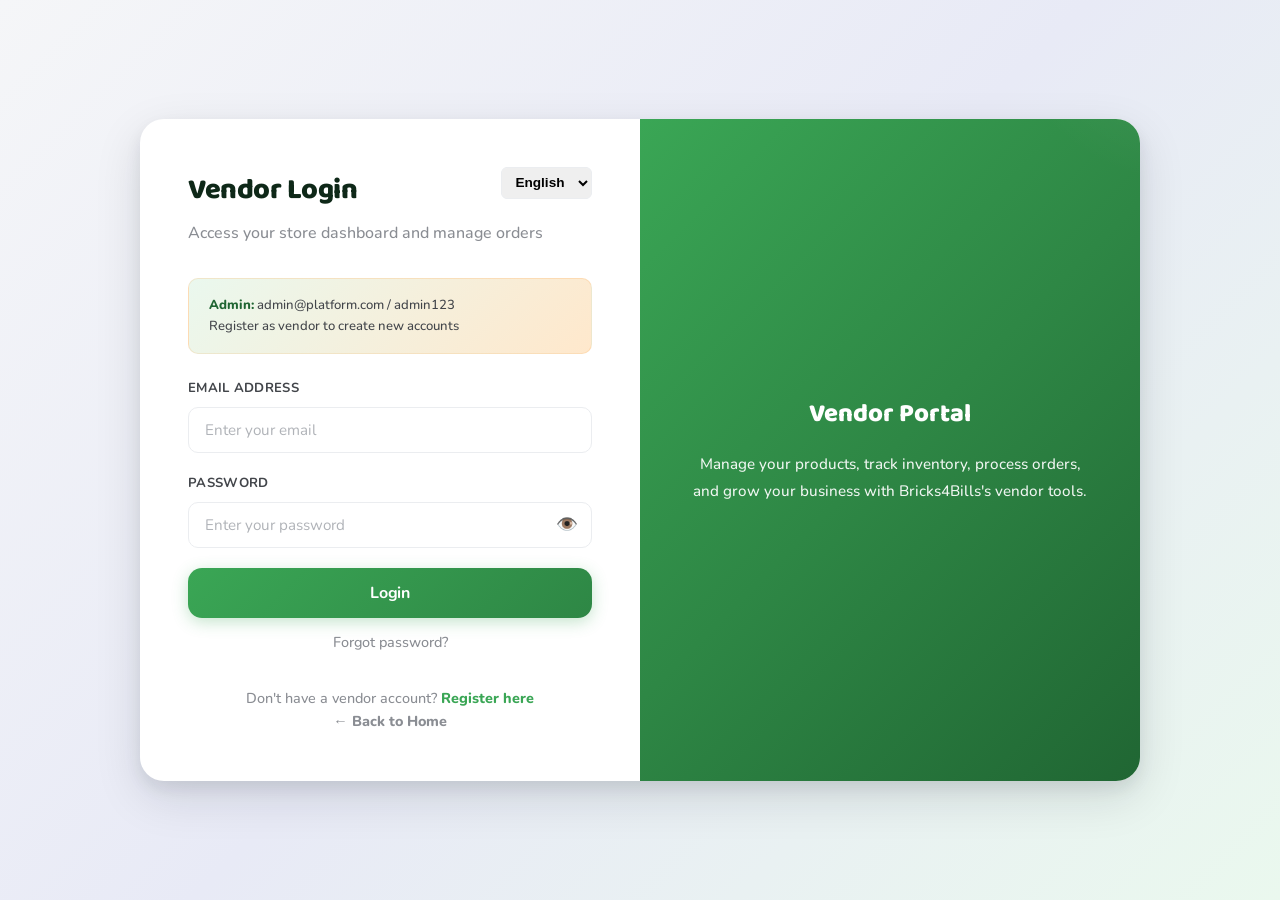
<file: vendor-login.html>
<!DOCTYPE html>
<html lang="en">
<head>
    <meta charset="UTF-8">
    <meta name="viewport" content="width=device-width, initial-scale=1.0">
    <title>Vendor Login - Bricks4Bills</title>
    <link rel="stylesheet" href="styles.css">
    <script src="i18n.js"></script>
    <style>
        .demo-box {
            background: linear-gradient(135deg, var(--primary-light) 0%, #ffe8cc 100%);
            border-radius: var(--radius);
            padding: 1rem 1.25rem;
            margin-bottom: 1.5rem;
            font-size: 0.82rem;
            border: 1.5px solid rgba(246, 139, 30, 0.15);
            font-weight: 500;
            color: var(--gray-700);
        }
        .demo-box strong { color: var(--primary-darker); font-weight: 800; }
    </style>
</head>
<body class="auth-page">
    <div class="auth-container">
        <div class="auth-form-section">
            <select class="vh-lang-switcher" data-i18n-skip aria-label="Language" onchange="setLanguage(this.value)" style="padding:0.4rem 0.6rem;border-radius:6px;border:1.5px solid var(--gray-200);font-size:0.85rem;font-weight:600;float:right;"><option value="en">English</option><option value="pcm">Pidgin</option><option value="yo">Yorùbá</option><option value="ha">Hausa</option><option value="ig">Igbo</option></select><h2><span data-i18n="vendor_login_title">Vendor Login</span></h2>
            <p>Access your store dashboard and manage orders</p>

            <div class="demo-box">
                <strong>Admin:</strong> admin@platform.com / admin123<br>
                <span style="color:var(--gray);">Register as vendor to create new accounts</span>
            </div>

            <form id="loginForm">
                <div class="form-group">
                    <label class="form-label">Email Address</label>
                    <input type="email" class="form-control" id="email" required placeholder="Enter your email">
                </div>
                <div class="form-group">
                    <label class="form-label">Password</label>
                    <div style="position:relative;">
                        <input type="password" class="form-control" id="password" required placeholder="Enter your password" style="padding-right:44px;">
                        <button type="button" onclick="togglePasswordField('password', this)" style="position:absolute;right:10px;top:50%;transform:translateY(-50%);background:none;border:none;cursor:pointer;font-size:1.1rem;line-height:1;padding:4px;" aria-label="Show password">👁️</button>
                    </div>
                </div>

                <div id="alertBox"></div>

                <button type="submit" class="btn btn-primary btn-block btn-lg" id="submitBtn">Login</button>
                <p style="text-align:center;margin-top:0.75rem;"><a href="#" onclick="showForgotPassword();return false;" style="color:var(--gray-500);font-size:0.9rem;">Forgot password?</a></p>
            </form>

            <div id="forgotStep1" style="display:none;">
                <p style="color:var(--gray-500);margin-bottom:1rem;">Enter the phone number on your vendor account. If it matches, we'll send a 6-digit reset code to it by SMS.</p>
                <div class="form-group">
                    <label class="form-label">Phone Number</label>
                    <input type="tel" class="form-control" id="resetPhone" placeholder="Phone number used at registration">
                </div>
                <div id="forgotAlertBox"></div>
                <button type="button" class="btn btn-primary btn-block btn-lg" onclick="requestResetCode()" id="requestCodeBtn">Send Reset Code</button>
                <p style="text-align:center;margin-top:0.75rem;"><a href="#" onclick="backToLogin();return false;" style="color:var(--gray-500);font-size:0.9rem;">← Back to login</a></p>
            </div>

            <div id="forgotStep2" style="display:none;">
                <p style="color:var(--gray-500);margin-bottom:1rem;">Enter the 6-digit code you were sent, and your new password.</p>
                <div class="form-group">
                    <label class="form-label">Reset Code</label>
                    <input type="text" class="form-control" id="resetCode" placeholder="6-digit code" maxlength="6">
                </div>
                <div class="form-group">
                    <label class="form-label">New Password</label>
                    <div style="position:relative;">
                        <input type="password" class="form-control" id="newPassword" placeholder="At least 6 characters" style="padding-right:44px;">
                        <button type="button" onclick="togglePasswordField('newPassword', this)" style="position:absolute;right:10px;top:50%;transform:translateY(-50%);background:none;border:none;cursor:pointer;font-size:1.1rem;line-height:1;padding:4px;" aria-label="Show password">👁️</button>
                    </div>
                </div>
                <div id="resetAlertBox"></div>
                <button type="button" class="btn btn-primary btn-block btn-lg" onclick="submitNewPassword()" id="resetBtn">Reset Password</button>
                <p style="text-align:center;margin-top:0.75rem;"><a href="#" onclick="backToLogin();return false;" style="color:var(--gray-500);font-size:0.9rem;">← Back to login</a></p>
            </div>

            <div class="auth-footer">
                Don't have a vendor account? <a href="vendor-register.html">Register here</a><br>
                <a href="index.html" style="color:var(--gray);">← Back to Home</a>
            </div>
        </div>
        <div class="auth-image-section">
            <h3>Vendor Portal</h3>
            <p>Manage your products, track inventory, process orders, and grow your business with Bricks4Bills's vendor tools.</p>
        </div>
    </div>

    <script>
        const API_URL = 'https://bricks4bills-production.up.railway.app/api';

        function showAlert(message, type) {
            document.getElementById('alertBox').innerHTML = `<div class="alert alert-${type}">${message}</div>`;
        }

        function togglePasswordField(inputId, btn) {
            const input = document.getElementById(inputId);
            const showing = input.type === 'text';
            input.type = showing ? 'password' : 'text';
            btn.textContent = showing ? '👁️' : '🙈';
            btn.setAttribute('aria-label', showing ? 'Show password' : 'Hide password');
        }

        function showForgotPassword() {
            document.getElementById('loginForm').style.display = 'none';
            document.getElementById('forgotStep1').style.display = 'block';
            document.getElementById('forgotStep2').style.display = 'none';
        }

        function backToLogin() {
            document.getElementById('loginForm').style.display = 'block';
            document.getElementById('forgotStep1').style.display = 'none';
            document.getElementById('forgotStep2').style.display = 'none';
        }

        let resetPhoneNumber = '';

        async function requestResetCode() {
            const phone = document.getElementById('resetPhone').value.trim();
            const box = document.getElementById('forgotAlertBox');
            const btn = document.getElementById('requestCodeBtn');
            if (!phone) {
                box.innerHTML = '<div class="alert alert-danger">Enter your phone number</div>';
                return;
            }
            btn.disabled = true;
            btn.innerHTML = '<span class="loading"></span> Sending...';
            try {
                const res = await fetch(`${API_URL}/auth/forgot-password`, {
                    method: 'POST',
                    headers: { 'Content-Type': 'application/json' },
                    body: JSON.stringify({ phone_number: phone })
                });
                const result = await res.json();
                resetPhoneNumber = phone;
                box.innerHTML = `<div class="alert alert-success">${result.message}</div>`;
                document.getElementById('forgotStep1').style.display = 'none';
                document.getElementById('forgotStep2').style.display = 'block';
            } catch (err) {
                box.innerHTML = '<div class="alert alert-danger">Network error. Please try again.</div>';
            } finally {
                btn.disabled = false;
                btn.innerHTML = 'Send Reset Code';
            }
        }

        async function submitNewPassword() {
            const code = document.getElementById('resetCode').value.trim();
            const newPassword = document.getElementById('newPassword').value;
            const box = document.getElementById('resetAlertBox');
            const btn = document.getElementById('resetBtn');
            if (!code || !newPassword) {
                box.innerHTML = '<div class="alert alert-danger">Enter the code and your new password</div>';
                return;
            }
            btn.disabled = true;
            btn.innerHTML = '<span class="loading"></span> Resetting...';
            try {
                const res = await fetch(`${API_URL}/auth/reset-password`, {
                    method: 'POST',
                    headers: { 'Content-Type': 'application/json' },
                    body: JSON.stringify({ phone_number: resetPhoneNumber, code, newPassword })
                });
                const result = await res.json();
                if (res.ok) {
                    box.innerHTML = `<div class="alert alert-success">${result.message}</div>`;
                    setTimeout(backToLogin, 2000);
                } else {
                    box.innerHTML = `<div class="alert alert-danger">${result.message}</div>`;
                }
            } catch (err) {
                box.innerHTML = '<div class="alert alert-danger">Network error. Please try again.</div>';
            } finally {
                btn.disabled = false;
                btn.innerHTML = 'Reset Password';
            }
        }

        document.getElementById('loginForm').addEventListener('submit', async (e) => {
            e.preventDefault();
            const submitBtn = document.getElementById('submitBtn');
            submitBtn.disabled = true;
            submitBtn.innerHTML = '<span class="loading"></span> Logging in...';

            const data = {
                email: document.getElementById('email').value,
                password: document.getElementById('password').value
            };

            try {
                const res = await fetch(`${API_URL}/auth/login`, {
                    method: 'POST',
                    headers: { 'Content-Type': 'application/json' },
                    body: JSON.stringify(data)
                });
                const result = await res.json();

                if (res.ok) {
                    localStorage.setItem('token', result.token);
                    localStorage.setItem('user', JSON.stringify(result.user));
                    showAlert('Login successful! Redirecting...', 'success');
                    setTimeout(() => {
                        if (result.user.user_type === 'vendor') window.location.href = 'vendor-dashboard.html';
                        else if (result.user.user_type === 'admin') window.location.href = 'admin-dashboard.html';
                    }, 1000);
                } else {
                    showAlert(result.message || 'Login failed', 'danger');
                    submitBtn.disabled = false;
                    submitBtn.innerHTML = 'Login';
                }
            } catch (err) {
                showAlert('Network error. Please try again.', 'danger');
                submitBtn.disabled = false;
                submitBtn.innerHTML = 'Login';
            }
        });
    </script>


</body>
</html>
</file>
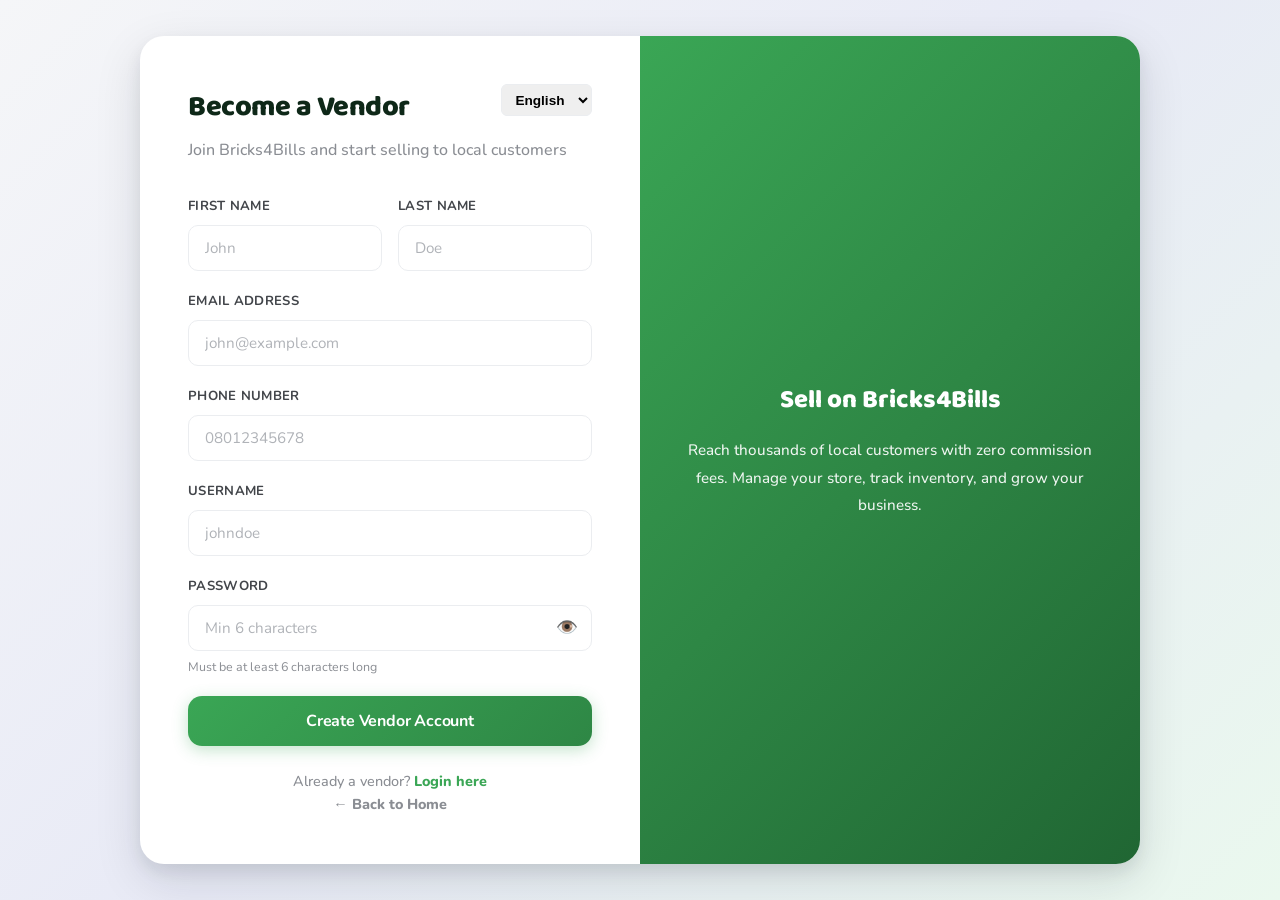
<file: vendor-register.html>
<!DOCTYPE html>
<html lang="en">
<head>
    <meta charset="UTF-8">
    <meta name="viewport" content="width=device-width, initial-scale=1.0">
    <title>Become a Vendor - Bricks4Bills</title>
    <link rel="stylesheet" href="styles.css">
    <script src="i18n.js"></script>
</head>
<body class="auth-page">
    <div class="auth-container">
        <div class="auth-form-section">
            <select class="vh-lang-switcher" data-i18n-skip aria-label="Language" onchange="setLanguage(this.value)" style="padding:0.4rem 0.6rem;border-radius:6px;border:1.5px solid var(--gray-200);font-size:0.85rem;font-weight:600;float:right;"><option value="en">English</option><option value="pcm">Pidgin</option><option value="yo">Yorùbá</option><option value="ha">Hausa</option><option value="ig">Igbo</option></select><h2><span data-i18n="become_vendor_title">Become a Vendor</span></h2>
            <p>Join Bricks4Bills and start selling to local customers</p>

            <form id="registerForm">
                <div class="grid grid-2" style="gap:1rem;">
                    <div class="form-group">
                        <label class="form-label">First Name</label>
                        <input type="text" class="form-control" id="firstName" required placeholder="John">
                    </div>
                    <div class="form-group">
                        <label class="form-label">Last Name</label>
                        <input type="text" class="form-control" id="lastName" required placeholder="Doe">
                    </div>
                </div>
                <div class="form-group">
                    <label class="form-label">Email Address</label>
                    <input type="email" class="form-control" id="email" required placeholder="john@example.com">
                </div>
                <div class="form-group">
                    <label class="form-label">Phone Number</label>
                    <input type="tel" class="form-control" id="phone" placeholder="08012345678">
                </div>
                <div class="form-group">
                    <label class="form-label">Username</label>
                    <input type="text" class="form-control" id="username" required placeholder="johndoe">
                </div>
                <div class="form-group">
                    <label class="form-label">Password</label>
                    <div style="position:relative;">
                        <input type="password" class="form-control" id="password" required placeholder="Min 6 characters" style="padding-right:44px;">
                        <button type="button" onclick="togglePasswordField('password', this)" style="position:absolute;right:10px;top:50%;transform:translateY(-50%);background:none;border:none;cursor:pointer;font-size:1.1rem;line-height:1;padding:4px;" aria-label="Show password">👁️</button>
                    </div>
                    <div class="form-text">Must be at least 6 characters long</div>
                </div>

                <div id="alertBox"></div>

                <button type="submit" class="btn btn-primary btn-block btn-lg" id="submitBtn">Create Vendor Account</button>
            </form>

            <div class="auth-footer">
                Already a vendor? <a href="vendor-login.html">Login here</a><br>
                <a href="index.html" style="color:var(--gray);">← Back to Home</a>
            </div>
        </div>
        <div class="auth-image-section">
            <h3>Sell on Bricks4Bills</h3>
            <p>Reach thousands of local customers with zero commission fees. Manage your store, track inventory, and grow your business.</p>
        </div>
    </div>

    <script>
        const API_URL = 'https://bricks4bills-production.up.railway.app/api';

        function showAlert(message, type) {
            document.getElementById('alertBox').innerHTML = `<div class="alert alert-${type}">${message}</div>`;
        }

        function togglePasswordField(inputId, btn) {
            const input = document.getElementById(inputId);
            const showing = input.type === 'text';
            input.type = showing ? 'password' : 'text';
            btn.textContent = showing ? '👁️' : '🙈';
            btn.setAttribute('aria-label', showing ? 'Show password' : 'Hide password');
        }

        document.getElementById('registerForm').addEventListener('submit', async (e) => {
            e.preventDefault();
            const submitBtn = document.getElementById('submitBtn');
            submitBtn.disabled = true;
            submitBtn.innerHTML = '<span class="loading"></span> Creating account...';

            const data = {
                first_name: document.getElementById('firstName').value,
                last_name: document.getElementById('lastName').value,
                email: document.getElementById('email').value,
                phone_number: document.getElementById('phone').value,
                username: document.getElementById('username').value,
                password: document.getElementById('password').value,
                user_type: 'vendor'
            };

            try {
                const res = await fetch(`${API_URL}/auth/register`, {
                    method: 'POST',
                    headers: { 'Content-Type': 'application/json' },
                    body: JSON.stringify(data)
                });
                const result = await res.json();

                if (res.ok) {
                    showAlert('Vendor account created! Redirecting to login...', 'success');
                    setTimeout(() => window.location.href = 'vendor-login.html', 1500);
                } else {
                    showAlert(result.message || 'Registration failed', 'danger');
                    submitBtn.disabled = false;
                    submitBtn.innerHTML = 'Create Vendor Account';
                }
            } catch (err) {
                showAlert('Network error. Please try again.', 'danger');
                submitBtn.disabled = false;
                submitBtn.innerHTML = 'Create Vendor Account';
            }
        });
    </script>


</body>
</html>
</file>
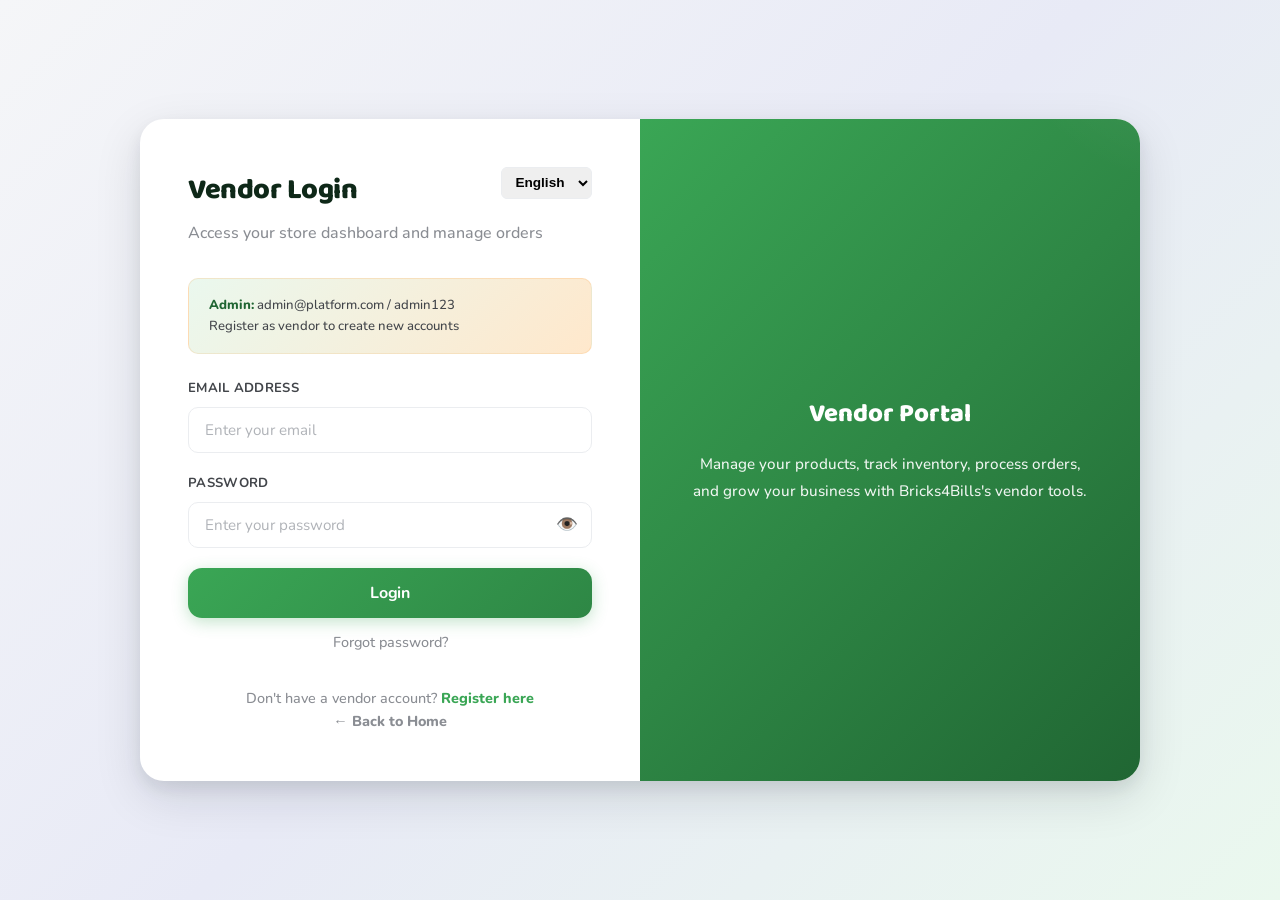
<file: vendor-settings.html>
<!DOCTYPE html>
<html lang="en">
<head>
    <meta charset="UTF-8">
    <meta name="viewport" content="width=device-width, initial-scale=1.0">
    <title>Vendor Settings - Bricks4Bills</title>
    <link rel="stylesheet" href="styles.css">
    <script src="i18n.js"></script>
    <style>
        .img-uploader {
            border: 1.5px dashed var(--gray-200, #ddd);
            border-radius: var(--radius, 12px);
            padding: 1rem;
            text-align: center;
            background: var(--gray-50, #fafafa);
        }
        .img-preview {
            display: none;
            max-width: 100%;
            border-radius: 8px;
            margin: 0 auto 0.75rem;
            object-fit: cover;
            box-shadow: 0 2px 8px rgba(0,0,0,0.08);
        }
        #bannerPreview { max-height: 150px; }
        #logoPreview { max-height: 96px; max-width: 180px; }
        .img-uploader-empty {
            color: var(--gray-500, #888);
            font-size: 0.85rem;
            margin-bottom: 0.75rem;
        }
        .img-uploader-actions {
            display: flex;
            gap: 0.5rem;
            justify-content: center;
            flex-wrap: wrap;
        }
        .mt-2 { margin-top: 0.6rem; }
    </style>
</head>
<body>
    <nav class="navbar">
        <div class="nav-container">
            <a href="index.html" class="logo" data-i18n-skip><span class="logo-bricks">Bricks</span><span class="logo-four">4</span><span class="logo-bills">Bills</span></a>
            <ul class="nav-links">
                <li><a href="vendor-dashboard.html">Dashboard</a></li>
                <li><a href="inventory.html">Inventory</a></li>
                <li><a href="vendor-settings.html" class="active">Settings</a></li>
            </ul>
            <button class="mobile-menu-btn" onclick="toggleMobileNav()" aria-label="Menu">☰</button>
            <div class="nav-actions"><select class="vh-lang-switcher" data-i18n-skip aria-label="Language" onchange="setLanguage(this.value)" style="padding:0.4rem 0.6rem;border-radius:6px;border:1.5px solid var(--gray-200);font-size:0.85rem;font-weight:600;margin-right:0.5rem;"><option value="en">English</option><option value="pcm">Pidgin</option><option value="yo">Yorùbá</option><option value="ha">Hausa</option><option value="ig">Igbo</option></select>
                <span id="userName" style="font-weight:600;font-size:0.9rem;"></span>
                <a href="index.html" class="btn btn-light btn-sm">🏪 Storefront</a>
                <button class="btn btn-light btn-sm" onclick="logout()">Logout</button>
            </div>
        </div>
    </nav>

    <div style="display:flex;">
        <aside class="sidebar">
            <ul class="sidebar-menu">
                <li><a href="vendor-dashboard.html">🏠 Dashboard</a></li>
                <li><a href="vendor-dashboard.html#orders">📦 Orders</a></li>
                <li><a href="vendor-dashboard.html#products">🛍️ Products</a></li>
                <li><a href="inventory.html">📊 Inventory</a></li>
                <li><a href="vendor-dashboard.html#reports">📈 Reports</a></li>
                <li><a href="vendor-settings.html" class="active">⚙️ Settings</a></li>
            </ul>
        </aside>

        <main class="main-content">
            <div class="page-header">
                <h1 data-i18n="business_settings">Business Settings</h1>
                <p>Manage your store profile and business information</p>
            </div>

            <div id="alertBox"></div>

            <!-- Business Info -->
            <div class="settings-section">
                <h3>🏪 Business Information</h3>
                <div class="settings-grid">
                    <div class="form-group">
                        <label class="form-label">Business Name</label>
                        <input type="text" class="form-control" id="bizName" required>
                    </div>
                    <div class="form-group">
                        <label class="form-label">Business Category</label>
                        <select class="form-control" id="bizCategory">
                            <option>Groceries</option>
                            <option>Bakery</option>
                            <option>Electronics</option>
                            <option>Fashion</option>
                            <option>Other</option>
                        </select>
                    </div>
                </div>
                <div class="form-group">
                    <label class="form-label">Business Description</label>
                    <textarea class="form-control" id="bizDesc" rows="3" placeholder="Describe your business..."></textarea>
                </div>
                <div class="settings-grid">
                    <div class="form-group">
                        <label class="form-label">Business Phone</label>
                        <input type="tel" class="form-control" id="bizPhone">
                    </div>
                    <div class="form-group">
                        <label class="form-label">Business Email *</label>
                        <input type="email" class="form-control" id="bizEmail" required>
                    </div>
                </div>
                <div class="form-group">
                    <label class="form-label">Business Address</label>
                    <textarea class="form-control" id="bizAddress" rows="2"></textarea>
                </div>
            </div>

            <!-- Location -->
            <div class="settings-section">
                <h3>📍 Location & Hours</h3>
                <div class="settings-grid">
                    <div class="form-group">
                        <label class="form-label">Operating Hours</label>
                        <input type="text" class="form-control" id="operatingHours" placeholder="Mon-Sat 8AM-6PM">
                    </div>
                    <div class="form-group">
                        <label class="form-label">Latitude</label>
                        <input type="text" class="form-control" id="latitude" placeholder="6.5244">
                    </div>
                    <div class="form-group">
                        <label class="form-label">Longitude</label>
                        <input type="text" class="form-control" id="longitude" placeholder="3.3792">
                    </div>
                </div>
            </div>

            <!-- Bank Details -->
            <div class="settings-section">
                <h3>🏦 Bank Details (For Payouts)</h3>
                <div class="settings-grid">
                    <div class="form-group">
                        <label class="form-label">Bank Name</label>
                        <select class="form-control" id="bankName">
                            <option value="">Loading banks...</option>
                        </select>
                        <div class="form-text">Needed so Flutterwave can pay you automatically for card/transfer orders</div>
                    </div>
                    <div class="form-group">
                        <label class="form-label">Account Number</label>
                        <input type="text" class="form-control" id="accountNumber">
                    </div>
                    <div class="form-group">
                        <label class="form-label">Account Holder Name</label>
                        <input type="text" class="form-control" id="accountHolder">
                    </div>
                </div>
            </div>

            <!-- Store Appearance -->
            <div class="settings-section">
                <h3>🎨 Store Appearance</h3>
                <div class="settings-grid">
                    <div class="form-group">
                        <label class="form-label">Store Banner</label>
                        <div class="img-uploader" id="bannerUploader">
                            <img class="img-preview" id="bannerPreview" alt="Store Banner">
                            <div class="img-uploader-empty" id="bannerEmpty">No banner yet</div>
                            <div class="img-uploader-actions">
                                <button type="button" class="btn btn-outline btn-sm" onclick="document.getElementById('bannerGallery').click()">🖼️ Gallery</button>
                                <button type="button" class="btn btn-outline btn-sm" onclick="document.getElementById('bannerCamera').click()">📷 Camera</button>
                                <button type="button" class="btn btn-light btn-sm" onclick="clearImage('banner')">✕ Remove</button>
                            </div>
                            <input type="file" id="bannerGallery" accept="image/*" hidden>
                            <input type="file" id="bannerCamera" accept="image/*" capture="environment" hidden>
                            <input type="text" class="form-control mt-2" id="bannerUrl" placeholder="Or paste image URL">
                        </div>
                    </div>
                    <div class="form-group">
                        <label class="form-label">Store Logo</label>
                        <div class="img-uploader" id="logoUploader">
                            <img class="img-preview" id="logoPreview" alt="Store Logo">
                            <div class="img-uploader-empty" id="logoEmpty">No logo yet</div>
                            <div class="img-uploader-actions">
                                <button type="button" class="btn btn-outline btn-sm" onclick="document.getElementById('logoGallery').click()">🖼️ Gallery</button>
                                <button type="button" class="btn btn-outline btn-sm" onclick="document.getElementById('logoCamera').click()">📷 Camera</button>
                                <button type="button" class="btn btn-light btn-sm" onclick="clearImage('logo')">✕ Remove</button>
                            </div>
                            <input type="file" id="logoGallery" accept="image/*" hidden>
                            <input type="file" id="logoCamera" accept="image/*" capture="environment" hidden>
                            <input type="text" class="form-control mt-2" id="logoUrl" placeholder="Or paste image URL">
                        </div>
                    </div>
                </div>
            </div>

            <div style="display:flex;gap:1rem;margin-bottom:3rem;">
                <button class="btn btn-primary btn-lg" onclick="saveProfile()">💾 Save Changes</button>
                <button class="btn btn-danger btn-lg" onclick="deleteAccount()">🗑️ Close Store</button>
            </div>
        </main>
    </div>

    <script>
        const API_URL = 'https://bricks4bills-production.up.railway.app/api';
        const token = localStorage.getItem('token');
        const user = JSON.parse(localStorage.getItem('user') || '{}');

        // Holds the (uploaded or pasted) URL for banner / logo
        let bannerUrl = '';
        let logoUrl = '';

        if (!token || user.user_type !== 'vendor') window.location.href = 'vendor-login.html';
        document.getElementById('userName').textContent = user.first_name || 'Vendor';

        async function loadBankList(selectedCode) {
            try {
                const res = await fetch(`${API_URL}/banks`);
                const data = await res.json();
                const select = document.getElementById('bankName');
                if (res.ok && data.banks) {
                    select.innerHTML = '<option value="">Select your bank</option>' +
                        data.banks.map(b => `<option value="${b.code}" data-name="${b.name}" ${b.code === selectedCode ? 'selected' : ''}>${b.name}</option>`).join('');
                } else {
                    select.innerHTML = '<option value="">Could not load banks — try again</option>';
                }
            } catch (err) {
                console.error(err);
                document.getElementById('bankName').innerHTML = '<option value="">Could not load banks — try again</option>';
            }
        }

        async function loadProfile() {
            try {
                const res = await fetch(`${API_URL}/vendor/profile`, {
                    headers: { 'Authorization': `Bearer ${token}` }
                });
                const data = await res.json();
                if (res.ok && data.business) {
                    const b = data.business;
                    document.getElementById('bizName').value = b.business_name || '';
                    document.getElementById('bizCategory').value = b.business_category || 'Other';
                    document.getElementById('bizDesc').value = b.description || '';
                    document.getElementById('bizPhone').value = b.business_phone || '';
                    document.getElementById('bizEmail').value = b.business_email || '';
                    document.getElementById('bizAddress').value = b.business_address || '';
                    document.getElementById('operatingHours').value = b.operating_hours || '';
                    document.getElementById('latitude').value = b.latitude || '';
                    document.getElementById('longitude').value = b.longitude || '';
                    await loadBankList(b.bank_code || '');
                    document.getElementById('accountNumber').value = b.account_number || '';
                    document.getElementById('accountHolder').value = b.account_holder || '';
                    bannerUrl = b.store_banner || '';
                    logoUrl = b.store_logo || '';
                    setImage('banner', bannerUrl);
                    setImage('logo', logoUrl);
                } else {
                    await loadBankList('');
                }
            } catch (err) { console.error(err); await loadBankList(''); }
        }

        function showAlert(message, type) {
            document.getElementById('alertBox').innerHTML = `<div class="alert alert-${type}">${message}</div>`;
        }

        async function saveProfile() {
            const bizEmailEl = document.getElementById('bizEmail');
            if (!bizEmailEl.value.trim() || !bizEmailEl.checkValidity()) {
                showAlert('Business Email is required — Flutterwave needs it to set up automatic payouts to your bank account.', 'danger');
                bizEmailEl.focus();
                return;
            }

            const bankSelect = document.getElementById('bankName');
            const selectedOption = bankSelect.options[bankSelect.selectedIndex];

            const data = {
                business_name: document.getElementById('bizName').value,
                business_category: document.getElementById('bizCategory').value,
                description: document.getElementById('bizDesc').value,
                business_phone: document.getElementById('bizPhone').value,
                business_email: document.getElementById('bizEmail').value,
                business_address: document.getElementById('bizAddress').value,
                operating_hours: document.getElementById('operatingHours').value,
                latitude: document.getElementById('latitude').value,
                longitude: document.getElementById('longitude').value,
                bank_code: bankSelect.value,
                bank_name: selectedOption ? (selectedOption.dataset.name || '') : '',
                account_number: document.getElementById('accountNumber').value,
                account_holder: document.getElementById('accountHolder').value,
                store_banner: bannerUrl,
                store_logo: logoUrl
            };

            try {
                const res = await fetch(`${API_URL}/vendor/profile`, {
                    method: 'PUT',
                    headers: { 'Content-Type': 'application/json', 'Authorization': `Bearer ${token}` },
                    body: JSON.stringify(data)
                });
                const result = await res.json();
                if (res.ok) {
                    if (result.warning) {
                        showAlert(result.warning, 'warning');
                    } else {
                        showAlert('Business profile updated successfully! Flutterwave payouts are set up for your bank account.', 'success');
                    }
                } else {
                    showAlert(result.message || 'Failed to update profile', 'danger');
                }
            } catch (err) {
                showAlert('Network error', 'danger');
            }
        }

        function deleteAccount() {
            if (confirm('Are you sure you want to close your store? This action requires admin approval.')) {
                alert('Store closure request submitted.');
            }
        }

        function logout() {
            localStorage.clear();
            window.location.href = 'vendor-login.html';
        }

        // ============ Banner / Logo image upload (gallery or camera) ============
        function setupImageUpload(prefix) {
            const gallery = document.getElementById(prefix + 'Gallery');
            const camera = document.getElementById(prefix + 'Camera');
            if (gallery) gallery.addEventListener('change', e => {
                if (e.target.files && e.target.files[0]) pickImage(prefix, e.target.files[0]);
                e.target.value = '';
            });
            if (camera) camera.addEventListener('change', e => {
                if (e.target.files && e.target.files[0]) pickImage(prefix, e.target.files[0]);
                e.target.value = '';
            });
            const urlInput = document.getElementById(prefix + 'Url');
            if (urlInput) urlInput.addEventListener('input', e => {
                const v = e.target.value.trim();
                if (prefix === 'banner') bannerUrl = v; else logoUrl = v;
                if (!v) clearImage(prefix, true);
            });
        }

        async function pickImage(prefix, file) {
            if (!file.type || !file.type.startsWith('image/')) {
                showAlert('Please choose an image file.', 'danger');
                return;
            }
            if (file.size > 5 * 1024 * 1024) {
                showAlert('Image must be 5MB or smaller.', 'danger');
                return;
            }
            setImage(prefix, URL.createObjectURL(file), true); // instant local preview
            try {
                const url = await uploadImage(file);
                setImage(prefix, url);
            } catch (err) {
                // Backend upload unavailable (e.g. no Cloudinary) — fall back to a
                // local data URL so the image still saves and displays.
                try {
                    const dataUrl = await fileToDataUrl(file);
                    setImage(prefix, dataUrl);
                } catch (e2) {
                    showAlert('Could not upload image.', 'danger');
                }
            }
        }

        async function uploadImage(file) {
            const fd = new FormData();
            fd.append('image', file);
            const res = await fetch(`${API_URL}/vendor/upload`, {
                method: 'POST',
                headers: { 'Authorization': `Bearer ${token}` },
                body: fd
            });
            if (!res.ok) throw new Error('upload failed');
            const data = await res.json();
            if (!data.url) throw new Error('no url');
            return data.url;
        }

        function fileToDataUrl(file) {
            return new Promise((resolve, reject) => {
                const r = new FileReader();
                r.onload = () => resolve(r.result);
                r.onerror = reject;
                r.readAsDataURL(file);
            });
        }

        function setImage(prefix, url, isObjectUrl) {
            if (prefix === 'banner') bannerUrl = url; else logoUrl = url;
            const img = document.getElementById(prefix + 'Preview');
            const empty = document.getElementById(prefix + 'Empty');
            if (url) {
                img.src = url;
                img.style.display = 'block';
                if (empty) empty.style.display = 'none';
            } else {
                img.removeAttribute('src');
                img.style.display = 'none';
                if (empty) empty.style.display = 'block';
            }
            // keep the paste-URL box in sync, but don't fight the user while typing
            const urlInput = document.getElementById(prefix + 'Url');
            if (urlInput && document.activeElement !== urlInput) urlInput.value = isObjectUrl ? '' : (url || '');
        }

        function clearImage(prefix, fromInput) {
            if (prefix === 'banner') bannerUrl = ''; else logoUrl = '';
            const img = document.getElementById(prefix + 'Preview');
            const empty = document.getElementById(prefix + 'Empty');
            if (img) { img.removeAttribute('src'); img.style.display = 'none'; }
            if (empty) empty.style.display = 'block';
            if (!fromInput) {
                const urlInput = document.getElementById(prefix + 'Url');
                if (urlInput) urlInput.value = '';
            }
        }

        setupImageUpload('banner');
        setupImageUpload('logo');
        loadProfile();
    </script>



</body>
</html>
</file>
<file: styles.css>
/* ============================================================
   Bricks4Bills - Jungle-Fun Design System
   Amazon-style layout, reimagined in bold jungle green
   ============================================================ */

@import url('https://fonts.googleapis.com/css2?family=Baloo+2:wght@500;600;700;800&family=Nunito:wght@400;500;600;700;800;900&display=swap');

:root {
    /* Primary - Bold Jungle Green (Amazon-button energy, green instead of orange) */
    --primary: #3AA655;
    --primary-dark: #2E8745;
    --primary-darker: #206633;
    --primary-light: #EAF8EE;
    --primary-glow: rgba(58, 166, 85, 0.18);

    /* Secondary - Deep Jungle Canopy (replaces Amazon navy) */
    --secondary: #0E2818;
    --secondary-light: #163a24;
    --secondary-lighter: #204c30;

    /* Accent Colors - ripe-fruit lime pop against the green */
    --accent: #C6E21E;
    --accent-light: #F6FBE3;
    --danger: #ff1744;
    --danger-light: #ffebee;
    --warning: #ffc400;
    --warning-light: #fff8e1;
    --info: #2979ff;
    --info-light: #e3f2fd;

    /* Neutrals - Coinbase clean */
    --white: #ffffff;
    --gray-50: #fafbfc;
    --gray-100: #f5f6f8;
    --gray-200: #ebedf0;
    --gray-300: #dee0e5;
    --gray-400: #b0b3b8;
    --gray-500: #8a8d93;
    --gray-600: #606368;
    --gray-700: #42454a;
    --gray-800: #2c2f33;
    --gray-900: #1a1c1f;

    /* Shadows - Layered depth */
    --shadow-xs: 0 1px 2px rgba(15, 25, 35, 0.04);
    --shadow-sm: 0 2px 4px rgba(15, 25, 35, 0.06), 0 1px 2px rgba(15, 25, 35, 0.04);
    --shadow: 0 4px 12px rgba(15, 25, 35, 0.08), 0 2px 4px rgba(15, 25, 35, 0.04);
    --shadow-md: 0 8px 24px rgba(15, 25, 35, 0.1), 0 4px 8px rgba(15, 25, 35, 0.06);
    --shadow-lg: 0 16px 48px rgba(15, 25, 35, 0.12), 0 8px 16px rgba(15, 25, 35, 0.08);
    --shadow-primary: 0 4px 16px rgba(58, 166, 85, 0.3);

    /* Radius */
    --radius-sm: 6px;
    --radius: 10px;
    --radius-md: 14px;
    --radius-lg: 18px;
    --radius-xl: 24px;
    --radius-full: 9999px;

    /* Transitions */
    --transition-fast: all 0.15s cubic-bezier(0.4, 0, 0.2, 1);
    --transition: all 0.25s cubic-bezier(0.4, 0, 0.2, 1);
    --transition-slow: all 0.4s cubic-bezier(0.4, 0, 0.2, 1);

    /* Typography — bubbly jungle display font for headings/logo, friendly rounded font for body */
    --font: 'Nunito', -apple-system, BlinkMacSystemFont, 'Segoe UI', Roboto, sans-serif;
    --font-display: 'Baloo 2', 'Nunito', -apple-system, sans-serif;

    /* Leaf watermark tile — a loose scatter of leaf silhouettes, very low opacity */
    --leaf-watermark: url("data:image/svg+xml,%3Csvg xmlns='http://www.w3.org/2000/svg' width='260' height='260' viewBox='0 0 260 260'%3E%3Cg fill='%23206633' fill-opacity='0.05'%3E%3Cpath d='M40 20c30 0 50 20 50 50s-20 55-50 55S-8 100 -8 70 10 20 40 20z' transform='rotate(25 40 70)'/%3E%3Cpath d='M190 40c26 0 44 18 44 44s-18 48-44 48-46-22-46-48 20-44 46-44z' transform='rotate(-15 190 84)'/%3E%3Cpath d='M60 170c24 0 42 18 42 42s-18 42-42 42-42-18-42-42 18-42 42-42z' transform='rotate(60 60 212)'/%3E%3Cpath d='M210 180c22 0 38 16 38 38s-16 40-38 40-40-18-40-40 18-38 40-38z' transform='rotate(-40 210 218)'/%3E%3C/g%3E%3C/svg%3E");
}

* {
    margin: 0;
    padding: 0;
    box-sizing: border-box;
}

html {
    scroll-behavior: smooth;
}

body {
    font-family: var(--font);
    background-color: var(--gray-100);
    background-image: var(--leaf-watermark);
    background-repeat: repeat;
    background-attachment: fixed;
    color: var(--gray-900);
    line-height: 1.6;
    -webkit-font-smoothing: antialiased;
    -moz-osx-font-smoothing: grayscale;
}

h1, h2, h3, h4, h5, h6, .logo {
    font-family: var(--font-display);
}

a {
    text-decoration: none;
    color: inherit;
}

/* ============================================================
   NAVIGATION
   ============================================================ */
.navbar {
    background: var(--white);
    border-bottom: 1px solid var(--gray-200);
    padding: 0 2rem;
    position: sticky;
    top: 0;
    z-index: 1000;
    backdrop-filter: blur(12px);
    background: rgba(255, 255, 255, 0.95);
}

.nav-container {
    max-width: 1400px;
    margin: 0 auto;
    display: flex;
    align-items: center;
    justify-content: space-between;
    height: 68px;
}

.logo {
    font-size: 1.7rem;
    font-weight: 700;
    color: var(--primary);
    display: flex;
    align-items: center;
    gap: 0;
    letter-spacing: -0.3px;
}

.logo-bricks {
    position: relative;
    z-index: 1;
    color: var(--primary);
}

.logo-four {
    position: relative;
    z-index: 3;
    color: var(--primary);
    font-size: 1.55em;
    margin-left: -0.14em;
    margin-right: -0.16em;
}

.logo-bills {
    position: relative;
    z-index: 1;
    color: var(--secondary);
}

.nav-links {
    display: flex;
    gap: 2.5rem;
    list-style: none;
    align-items: center;
}

.nav-links a {
    color: var(--gray-600);
    font-weight: 600;
    font-size: 0.9rem;
    transition: var(--transition-fast);
    padding: 0.5rem 0;
    position: relative;
}

.nav-links a:hover {
    color: var(--primary);
}

.nav-links a.active {
    color: var(--primary);
}

.nav-links a.active::after {
    content: '';
    position: absolute;
    bottom: -2px;
    left: 0;
    right: 0;
    height: 2.5px;
    background: var(--primary);
    border-radius: 2px;
}

.nav-actions {
    display: flex;
    gap: 1rem;
    align-items: center;
}

/* ============================================================
   BUTTONS
   ============================================================ */
.btn {
    display: inline-flex;
    align-items: center;
    justify-content: center;
    gap: 0.5rem;
    padding: 0.65rem 1.4rem;
    border: none;
    border-radius: var(--radius);
    font-size: 0.88rem;
    font-weight: 700;
    cursor: pointer;
    transition: var(--transition);
    font-family: var(--font);
    letter-spacing: -0.2px;
    white-space: nowrap;
}

.btn-primary {
    background: linear-gradient(135deg, var(--primary) 0%, var(--primary-dark) 100%);
    color: var(--white);
    box-shadow: var(--shadow-primary);
}

.btn-primary:hover {
    background: linear-gradient(135deg, var(--primary-dark) 0%, var(--primary-darker) 100%);
    transform: translateY(-2px);
    box-shadow: 0 6px 20px rgba(246, 139, 30, 0.35);
}

.btn-secondary {
    background: linear-gradient(135deg, var(--secondary) 0%, var(--secondary-light) 100%);
    color: var(--white);
    box-shadow: var(--shadow-sm);
}

.btn-secondary:hover {
    background: linear-gradient(135deg, var(--secondary-light) 0%, var(--secondary-lighter) 100%);
    transform: translateY(-2px);
    box-shadow: var(--shadow);
}

.btn-outline {
    background: var(--white);
    border: 2px solid var(--gray-300);
    color: var(--gray-700);
}

.btn-outline:hover {
    border-color: var(--primary);
    color: var(--primary);
    background: var(--primary-light);
    transform: translateY(-1px);
}

.btn-success {
    background: linear-gradient(135deg, var(--accent) 0%, #00b248 100%);
    color: var(--white);
    box-shadow: 0 4px 12px rgba(0, 200, 83, 0.2);
}

.btn-success:hover {
    transform: translateY(-2px);
    box-shadow: 0 6px 20px rgba(0, 200, 83, 0.3);
}

.btn-danger {
    background: linear-gradient(135deg, var(--danger) 0%, #d50000 100%);
    color: var(--white);
    box-shadow: 0 4px 12px rgba(255, 23, 68, 0.2);
}

.btn-danger:hover {
    transform: translateY(-2px);
    box-shadow: 0 6px 20px rgba(255, 23, 68, 0.3);
}

.btn-warning {
    background: linear-gradient(135deg, var(--warning) 0%, #ffab00 100%);
    color: var(--gray-900);
    box-shadow: 0 4px 12px rgba(255, 196, 0, 0.2);
}

.btn-info {
    background: linear-gradient(135deg, var(--info) 0%, #2962ff 100%);
    color: var(--white);
    box-shadow: 0 4px 12px rgba(41, 121, 255, 0.2);
}

.btn-light {
    background: var(--gray-100);
    color: var(--gray-700);
    border: 1.5px solid var(--gray-200);
}

.btn-light:hover {
    background: var(--gray-200);
    border-color: var(--gray-300);
}

.btn-sm {
    padding: 0.45rem 0.9rem;
    font-size: 0.8rem;
    border-radius: var(--radius-sm);
}

.btn-lg {
    padding: 0.85rem 2rem;
    font-size: 1rem;
    border-radius: var(--radius-md);
}

.btn-block {
    width: 100%;
}

.btn:disabled {
    opacity: 0.5;
    cursor: not-allowed;
    transform: none !important;
}

/* ============================================================
   FORMS
   ============================================================ */
.form-group {
    margin-bottom: 1.25rem;
}

.form-label {
    display: block;
    margin-bottom: 0.5rem;
    font-weight: 700;
    font-size: 0.82rem;
    color: var(--gray-700);
    text-transform: uppercase;
    letter-spacing: 0.3px;
}

.form-control {
    width: 100%;
    padding: 0.75rem 1rem;
    border: 1.5px solid var(--gray-200);
    border-radius: var(--radius);
    font-size: 0.95rem;
    font-family: var(--font);
    transition: var(--transition-fast);
    background: var(--white);
    color: var(--gray-900);
}

.form-control:focus {
    outline: none;
    border-color: var(--primary);
    box-shadow: 0 0 0 4px var(--primary-glow);
}

.form-control::placeholder {
    color: var(--gray-400);
}

select.form-control {
    cursor: pointer;
    appearance: none;
    background-image: url("data:image/svg+xml,%3Csvg xmlns='http://www.w3.org/2000/svg' width='12' height='12' viewBox='0 0 12 12'%3E%3Cpath fill='%23606368' d='M6 8L1 3h10z'/%3E%3C/svg%3E");
    background-repeat: no-repeat;
    background-position: right 1rem center;
    padding-right: 2.5rem;
}

textarea.form-control {
    resize: vertical;
    min-height: 100px;
}

.form-text {
    font-size: 0.78rem;
    color: var(--gray-500);
    margin-top: 0.35rem;
}

.form-error {
    color: var(--danger);
    font-size: 0.8rem;
    margin-top: 0.35rem;
    font-weight: 600;
}

/* ============================================================
   CARDS
   ============================================================ */
.card {
    background: var(--white);
    border-radius: var(--radius-lg);
    box-shadow: var(--shadow-sm);
    overflow: hidden;
    transition: var(--transition);
    border: 1px solid var(--gray-200);
}

.card:hover {
    box-shadow: var(--shadow-md);
    transform: translateY(-2px);
}

.card-header {
    padding: 1.25rem 1.5rem;
    border-bottom: 1px solid var(--gray-200);
    display: flex;
    justify-content: space-between;
    align-items: center;
    background: var(--gray-50);
}

.card-header h3 {
    font-size: 1rem;
    font-weight: 800;
    color: var(--secondary);
}

.card-body {
    padding: 1.5rem;
}

.card-footer {
    padding: 1rem 1.5rem;
    border-top: 1px solid var(--gray-200);
    background: var(--gray-50);
}

/* ============================================================
   BADGES
   ============================================================ */
.badge {
    display: inline-flex;
    align-items: center;
    padding: 0.3rem 0.85rem;
    border-radius: var(--radius-full);
    font-size: 0.7rem;
    font-weight: 800;
    text-transform: uppercase;
    letter-spacing: 0.5px;
}

.badge-pending {
    background: var(--warning-light);
    color: #8a6d00;
}

.badge-processing {
    background: var(--info-light);
    color: #0d47a1;
}

.badge-ready {
    background: #e0f7fa;
    color: #006064;
}

.badge-delivered {
    background: var(--accent-light);
    color: #1b5e20;
}

.badge-cancelled {
    background: var(--danger-light);
    color: #b71c1c;
}

.badge-primary {
    background: var(--primary-light);
    color: var(--primary-darker);
}

.badge-secondary {
    background: var(--gray-200);
    color: var(--gray-700);
}

/* ============================================================
   ALERTS
   ============================================================ */
.alert {
    padding: 1rem 1.25rem;
    border-radius: var(--radius);
    margin-bottom: 1rem;
    display: flex;
    align-items: center;
    gap: 0.75rem;
    font-size: 0.9rem;
    font-weight: 600;
    border: 1.5px solid transparent;
}

.alert-success {
    background: var(--accent-light);
    color: #1b5e20;
    border-color: #a5d6a7;
}

.alert-danger {
    background: var(--danger-light);
    color: #b71c1c;
    border-color: #ef9a9a;
}

.alert-warning {
    background: var(--warning-light);
    color: #8a6d00;
    border-color: #ffe082;
}

.alert-info {
    background: var(--info-light);
    color: #0d47a1;
    border-color: #90caf9;
}

/* ============================================================
   GRID & LAYOUT
   ============================================================ */
.container {
    max-width: 1400px;
    margin: 0 auto;
    padding: 0 1.5rem;
}

.grid {
    display: grid;
    gap: 1.5rem;
}

.grid-2 { grid-template-columns: repeat(2, 1fr); }
.grid-3 { grid-template-columns: repeat(3, 1fr); }
.grid-4 { grid-template-columns: repeat(4, 1fr); }

.flex {
    display: flex;
}

.flex-between {
    justify-content: space-between;
    align-items: center;
}

.flex-center {
    justify-content: center;
    align-items: center;
}

.gap-1 { gap: 0.5rem; }
.gap-2 { gap: 1rem; }
.gap-3 { gap: 1.5rem; }

/* ============================================================
   STATS CARDS
   ============================================================ */
.stat-card {
    background: var(--white);
    border-radius: var(--radius-lg);
    padding: 1.5rem;
    box-shadow: var(--shadow-sm);
    display: flex;
    align-items: center;
    gap: 1.25rem;
    transition: var(--transition);
    border: 1px solid var(--gray-200);
}

.stat-card:hover {
    box-shadow: var(--shadow-md);
    transform: translateY(-3px);
    border-color: var(--gray-300);
}

.stat-icon {
    width: 56px;
    height: 56px;
    border-radius: var(--radius-md);
    display: flex;
    align-items: center;
    justify-content: center;
    font-size: 1.6rem;
    flex-shrink: 0;
}

.stat-icon.orange {
    background: linear-gradient(135deg, var(--primary-light) 0%, #ffe8cc 100%);
    color: var(--primary);
}

.stat-icon.blue {
    background: linear-gradient(135deg, var(--info-light) 0%, #bbdefb 100%);
    color: var(--info);
}

.stat-icon.green {
    background: linear-gradient(135deg, var(--accent-light) 0%, #c8e6c9 100%);
    color: var(--accent);
}

.stat-icon.red {
    background: linear-gradient(135deg, var(--danger-light) 0%, #ffcdd2 100%);
    color: var(--danger);
}

.stat-icon.purple {
    background: linear-gradient(135deg, #f3e5f5 0%, #e1bee7 100%);
    color: #7b1fa2;
}

.stat-info h3 {
    font-size: 1.8rem;
    font-weight: 900;
    color: var(--gray-900);
    line-height: 1;
    letter-spacing: -0.5px;
}

.stat-info p {
    font-size: 0.82rem;
    color: var(--gray-500);
    margin-top: 0.3rem;
    font-weight: 600;
    text-transform: uppercase;
    letter-spacing: 0.5px;
}

/* ============================================================
   TABLES
   ============================================================ */
.table-container {
    overflow-x: auto;
    border-radius: var(--radius-lg);
    background: var(--white);
    box-shadow: var(--shadow-sm);
    border: 1px solid var(--gray-200);
}

.table {
    width: 100%;
    border-collapse: separate;
    border-spacing: 0;
}

.table th,
.table td {
    padding: 1rem 1.25rem;
    text-align: left;
}

.table th {
    background: var(--gray-50);
    font-weight: 800;
    font-size: 0.7rem;
    text-transform: uppercase;
    letter-spacing: 0.8px;
    color: var(--gray-500);
    border-bottom: 2px solid var(--gray-200);
}

.table tbody tr {
    transition: var(--transition-fast);
}

.table tbody tr:hover {
    background: var(--gray-50);
}

.table tbody tr:not(:last-child) td {
    border-bottom: 1px solid var(--gray-200);
}

.table td {
    font-size: 0.88rem;
    color: var(--gray-700);
    font-weight: 500;
}

/* ============================================================
   SIDEBAR
   ============================================================ */
.sidebar {
    width: 260px;
    background: var(--white);
    min-height: calc(100vh - 68px);
    border-right: 1px solid var(--gray-200);
    padding: 1.5rem 0;
    position: fixed;
    left: 0;
    top: 68px;
}

.sidebar-menu {
    list-style: none;
    padding: 0;
}

.sidebar-menu li a {
    display: flex;
    align-items: center;
    gap: 0.85rem;
    padding: 0.9rem 1.5rem;
    color: var(--gray-500);
    font-weight: 700;
    font-size: 0.85rem;
    transition: var(--transition-fast);
    border-left: 3px solid transparent;
    margin: 0.15rem 0;
}

.sidebar-menu li a:hover {
    background: var(--primary-light);
    color: var(--primary);
    border-left-color: var(--primary);
}

.sidebar-menu li a.active {
    background: linear-gradient(90deg, var(--primary-light) 0%, transparent 100%);
    color: var(--primary);
    border-left-color: var(--primary);
}

.sidebar-menu li a i,
.sidebar-menu li a span:first-child {
    font-size: 1.15rem;
    width: 24px;
    text-align: center;
}

.main-content {
    margin-left: 260px;
    padding: 2rem;
    min-height: calc(100vh - 68px);
}

/* ============================================================
   HERO SECTION
   ============================================================ */
.hero {
    background: linear-gradient(135deg, var(--secondary) 0%, #163826 50%, var(--secondary-light) 100%);
    color: var(--white);
    padding: 5rem 2rem 4rem;
    text-align: center;
    position: relative;
    overflow: hidden;
}

.hero::before {
    content: '';
    position: absolute;
    top: -50%;
    right: -20%;
    width: 600px;
    height: 600px;
    background: radial-gradient(circle, rgba(198, 226, 30, 0.14) 0%, transparent 70%);
    pointer-events: none;
}

.hero::after {
    content: '';
    position: absolute;
    inset: 0;
    background-image: var(--leaf-watermark);
    background-repeat: repeat;
    opacity: 0.5;
    mix-blend-mode: screen;
    pointer-events: none;
}

.hero h1, .hero p, .hero-buttons {
    position: relative;
    z-index: 1;
}

.hero h1 {
    font-size: 3.2rem;
    font-weight: 900;
    margin-bottom: 1.25rem;
    line-height: 1.15;
    letter-spacing: -1px;
    position: relative;
}

.hero p {
    font-size: 1.15rem;
    opacity: 0.85;
    max-width: 560px;
    margin: 0 auto 2.5rem;
    line-height: 1.7;
    font-weight: 400;
}

.hero-buttons {
    display: flex;
    gap: 1rem;
    justify-content: center;
    position: relative;
}

.hero-buttons .btn-outline {
    border-color: rgba(255,255,255,0.4);
    color: var(--white);
}

.hero-buttons .btn-outline:hover {
    border-color: var(--primary);
    background: var(--primary);
    color: var(--white);
}

/* ============================================================
   FEATURES
   ============================================================ */
.features-section {
    padding: 5rem 2rem;
    background: var(--white);
}

.section-title {
    text-align: center;
    margin-bottom: 3.5rem;
}

.section-title h2 {
    font-size: 2.2rem;
    font-weight: 900;
    color: var(--secondary);
    margin-bottom: 0.75rem;
    letter-spacing: -0.5px;
}

.section-title p {
    color: var(--gray-500);
    font-size: 1.05rem;
    font-weight: 500;
}

.feature-card {
    text-align: center;
    padding: 2.5rem 2rem;
    border-radius: var(--radius-lg);
    background: var(--white);
    border: 1.5px solid var(--gray-200);
    transition: var(--transition);
    position: relative;
    overflow: hidden;
}

.feature-card::before {
    content: '';
    position: absolute;
    top: 0;
    left: 0;
    right: 0;
    height: 3px;
    background: linear-gradient(90deg, var(--primary) 0%, var(--warning) 100%);
    transform: scaleX(0);
    transition: var(--transition);
}

.feature-card:hover {
    box-shadow: var(--shadow-md);
    transform: translateY(-6px);
    border-color: var(--primary);
}

.feature-card:hover::before {
    transform: scaleX(1);
}

.feature-icon {
    width: 72px;
    height: 72px;
    background: linear-gradient(135deg, var(--primary-light) 0%, #ffe8cc 100%);
    color: var(--primary);
    border-radius: var(--radius-xl);
    display: flex;
    align-items: center;
    justify-content: center;
    font-size: 2rem;
    margin: 0 auto 1.5rem;
    box-shadow: 0 4px 12px rgba(246, 139, 30, 0.15);
}

.feature-card h3 {
    font-size: 1.15rem;
    font-weight: 800;
    margin-bottom: 0.75rem;
    color: var(--secondary);
}

.feature-card p {
    font-size: 0.9rem;
    color: var(--gray-500);
    line-height: 1.7;
    font-weight: 500;
}

/* ============================================================
   HOW IT WORKS
   ============================================================ */
.how-it-works {
    padding: 5rem 2rem;
    background: linear-gradient(180deg, var(--gray-100) 0%, var(--white) 100%);
}

.step-card {
    text-align: center;
    position: relative;
    padding: 2rem;
}

.step-number {
    width: 56px;
    height: 56px;
    background: linear-gradient(135deg, var(--primary) 0%, var(--primary-dark) 100%);
    color: var(--white);
    border-radius: 50%;
    display: flex;
    align-items: center;
    justify-content: center;
    font-size: 1.4rem;
    font-weight: 900;
    margin: 0 auto 1.25rem;
    box-shadow: var(--shadow-primary);
}

.step-card h3 {
    font-size: 1.15rem;
    font-weight: 800;
    margin-bottom: 0.75rem;
    color: var(--secondary);
}

.step-card p {
    font-size: 0.9rem;
    color: var(--gray-500);
    line-height: 1.7;
    font-weight: 500;
}

/* ============================================================
   CTA SECTION
   ============================================================ */
.cta-section {
    background: linear-gradient(135deg, var(--primary) 0%, var(--primary-dark) 50%, var(--primary-darker) 100%);
    color: var(--white);
    padding: 5rem 2rem;
    text-align: center;
    position: relative;
    overflow: hidden;
}

.cta-section::before {
    content: '';
    position: absolute;
    top: -100px;
    left: -100px;
    width: 300px;
    height: 300px;
    background: radial-gradient(circle, rgba(255,255,255,0.1) 0%, transparent 70%);
}

.cta-section h2 {
    font-size: 2.4rem;
    font-weight: 900;
    margin-bottom: 1rem;
    letter-spacing: -0.5px;
    position: relative;
}

.cta-section p {
    font-size: 1.1rem;
    opacity: 0.95;
    margin-bottom: 2.5rem;
    font-weight: 500;
    position: relative;
}

.cta-section .btn-light {
    background: var(--white);
    color: var(--primary);
    font-weight: 800;
    box-shadow: var(--shadow-md);
}

.cta-section .btn-light:hover {
    background: var(--secondary);
    color: var(--white);
    transform: translateY(-3px);
}

/* ============================================================
   FOOTER
   ============================================================ */
.footer {
    background: var(--secondary);
    background-image: var(--leaf-watermark);
    background-repeat: repeat;
    background-blend-mode: screen;
    color: var(--white);
    padding: 4rem 2rem 2rem;
}

.footer-grid {
    display: grid;
    grid-template-columns: repeat(4, 1fr);
    gap: 2.5rem;
    max-width: 1400px;
    margin: 0 auto;
}

.footer-section h4 {
    font-size: 0.9rem;
    font-weight: 800;
    margin-bottom: 1.25rem;
    color: var(--primary);
    text-transform: uppercase;
    letter-spacing: 1px;
}

.footer-section p {
    color: var(--gray-400);
    font-size: 0.88rem;
    line-height: 1.7;
    font-weight: 500;
}

.footer-section ul {
    list-style: none;
}

.footer-section ul li {
    margin-bottom: 0.6rem;
}

.footer-section ul li a {
    color: var(--gray-400);
    font-size: 0.88rem;
    transition: var(--transition-fast);
    font-weight: 500;
}

.footer-section ul li a:hover {
    color: var(--primary);
}

.footer-bottom {
    border-top: 1px solid var(--secondary-lighter);
    margin-top: 3rem;
    padding-top: 2rem;
    text-align: center;
    color: var(--gray-500);
    font-size: 0.85rem;
    font-weight: 500;
}

/* ============================================================
   AUTH PAGES
   ============================================================ */
.auth-page {
    min-height: 100vh;
    display: flex;
    align-items: center;
    justify-content: center;
    background: linear-gradient(135deg, var(--gray-100) 0%, #e8eaf6 50%, var(--primary-light) 100%);
    padding: 2rem;
}

.auth-container {
    display: grid;
    grid-template-columns: 1fr 1fr;
    max-width: 1000px;
    width: 100%;
    background: var(--white);
    border-radius: var(--radius-xl);
    overflow: hidden;
    box-shadow: var(--shadow-lg);
}

.auth-form-section {
    padding: 3rem;
}

.auth-form-section h2 {
    font-size: 1.8rem;
    font-weight: 900;
    margin-bottom: 0.5rem;
    color: var(--secondary);
    letter-spacing: -0.5px;
}

.auth-form-section p {
    color: var(--gray-500);
    margin-bottom: 2rem;
    font-weight: 500;
}

.auth-image-section {
    background: linear-gradient(135deg, var(--primary) 0%, var(--primary-dark) 50%, var(--primary-darker) 100%);
    display: flex;
    flex-direction: column;
    align-items: center;
    justify-content: center;
    color: var(--white);
    padding: 3rem;
    text-align: center;
    position: relative;
    overflow: hidden;
}

.auth-image-section::before {
    content: '';
    position: absolute;
    top: -50%;
    right: -50%;
    width: 400px;
    height: 400px;
    background: radial-gradient(circle, rgba(255,255,255,0.1) 0%, transparent 70%);
}

.auth-image-section h3 {
    font-size: 1.6rem;
    font-weight: 900;
    margin-bottom: 1rem;
    position: relative;
}

.auth-image-section p {
    opacity: 0.92;
    line-height: 1.8;
    font-weight: 500;
    font-size: 0.95rem;
    position: relative;
}

.auth-footer {
    text-align: center;
    margin-top: 1.5rem;
    font-size: 0.9rem;
    color: var(--gray-500);
    font-weight: 500;
}

.auth-footer a {
    color: var(--primary);
    font-weight: 800;
}

.user-type-toggle {
    display: flex;
    background: var(--gray-100);
    border-radius: var(--radius);
    padding: 0.3rem;
    margin-bottom: 1.5rem;
    border: 1.5px solid var(--gray-200);
}

.user-type-toggle button {
    flex: 1;
    padding: 0.65rem;
    border: none;
    background: transparent;
    border-radius: var(--radius-sm);
    font-weight: 800;
    cursor: pointer;
    transition: var(--transition-fast);
    color: var(--gray-500);
    font-size: 0.85rem;
    font-family: var(--font);
}

.user-type-toggle button.active {
    background: var(--white);
    color: var(--primary);
    box-shadow: var(--shadow-sm);
}

/* ============================================================
   DASHBOARD
   ============================================================ */
.page-header {
    margin-bottom: 2rem;
}

.page-header h1 {
    font-size: 1.8rem;
    font-weight: 900;
    color: var(--secondary);
    margin-bottom: 0.35rem;
    letter-spacing: -0.5px;
}

.page-header p {
    color: var(--gray-500);
    font-size: 0.95rem;
    font-weight: 500;
}

.quick-actions {
    display: flex;
    gap: 0.85rem;
    margin-bottom: 2rem;
    flex-wrap: wrap;
}

/* ============================================================
   STORE CARDS
   ============================================================ */
.store-card {
    background: var(--white);
    border-radius: var(--radius-lg);
    overflow: hidden;
    box-shadow: var(--shadow-sm);
    transition: var(--transition);
    border: 1.5px solid var(--gray-200);
    position: relative;
}

.store-card:hover {
    box-shadow: var(--shadow-md);
    transform: translateY(-5px);
    border-color: var(--primary);
}

.store-banner {
    height: 130px;
    background: linear-gradient(135deg, var(--primary-light) 0%, #ffe8cc 50%, #fff5eb 100%);
    display: flex;
    align-items: center;
    justify-content: center;
    font-size: 3rem;
    position: relative;
    overflow: hidden;
}

.store-banner::after {
    content: '';
    position: absolute;
    bottom: 0;
    left: 0;
    right: 0;
    height: 40%;
    background: linear-gradient(transparent, rgba(255,255,255,0.8));
}

.store-info {
    padding: 1.25rem;
}

.store-info h3 {
    font-size: 1.05rem;
    font-weight: 800;
    margin-bottom: 0.35rem;
    color: var(--secondary);
}

.store-info .category {
    font-size: 0.72rem;
    color: var(--primary);
    font-weight: 800;
    margin-bottom: 0.6rem;
    display: inline-block;
    text-transform: uppercase;
    letter-spacing: 0.5px;
    background: var(--primary-light);
    padding: 0.25rem 0.7rem;
    border-radius: var(--radius-full);
}

.store-info p {
    font-size: 0.85rem;
    color: var(--gray-500);
    margin-bottom: 1rem;
    line-height: 1.6;
    font-weight: 500;
}

.store-meta {
    display: flex;
    justify-content: space-between;
    align-items: center;
    font-size: 0.78rem;
    color: var(--gray-400);
    font-weight: 600;
}

/* ============================================================
   PRODUCT CARDS
   ============================================================ */
.product-card {
    background: var(--white);
    border-radius: var(--radius-lg);
    overflow: hidden;
    box-shadow: var(--shadow-sm);
    transition: var(--transition);
    border: 1.5px solid var(--gray-200);
}

.product-card:hover {
    box-shadow: var(--shadow-md);
    transform: translateY(-4px);
    border-color: var(--primary);
}

.product-image {
    height: 190px;
    background: linear-gradient(135deg, var(--gray-100) 0%, #e8eaf6 100%);
    display: flex;
    align-items: center;
    justify-content: center;
    font-size: 3.5rem;
    position: relative;
}

.product-image::after {
    content: '';
    position: absolute;
    bottom: 0;
    left: 0;
    right: 0;
    height: 30%;
    background: linear-gradient(transparent, rgba(255,255,255,0.9));
}

.product-details {
    padding: 1.25rem;
}

.product-details h4 {
    font-size: 0.95rem;
    font-weight: 800;
    margin-bottom: 0.35rem;
    color: var(--secondary);
}

.product-details .price {
    font-size: 1.2rem;
    font-weight: 900;
    color: var(--primary);
    margin-bottom: 0.5rem;
    letter-spacing: -0.5px;
}

.product-details .stock {
    font-size: 0.78rem;
    color: var(--gray-500);
    margin-bottom: 1rem;
    font-weight: 600;
}

/* ============================================================
   ORDER CARDS
   ============================================================ */
.order-card {
    background: var(--white);
    border-radius: var(--radius-lg);
    box-shadow: var(--shadow-sm);
    padding: 1.75rem;
    margin-bottom: 1.5rem;
    border: 1.5px solid var(--gray-200);
    transition: var(--transition);
}

.order-card:hover {
    box-shadow: var(--shadow);
    border-color: var(--gray-300);
}

.order-header {
    display: flex;
    justify-content: space-between;
    align-items: flex-start;
    margin-bottom: 1.25rem;
    padding-bottom: 1.25rem;
    border-bottom: 1.5px solid var(--gray-200);
}

.order-header h4 {
    font-size: 1rem;
    font-weight: 800;
    color: var(--secondary);
}

.order-header span {
    font-size: 0.82rem;
    color: var(--gray-400);
    font-weight: 500;
}

.order-items {
    margin-bottom: 1.25rem;
}

.order-item {
    display: flex;
    justify-content: space-between;
    padding: 0.6rem 0;
    font-size: 0.88rem;
    font-weight: 500;
    color: var(--gray-700);
    border-bottom: 1px dashed var(--gray-200);
}

.order-item:last-child {
    border-bottom: none;
}

.order-footer {
    display: flex;
    justify-content: space-between;
    align-items: center;
    padding-top: 1.25rem;
    border-top: 1.5px solid var(--gray-200);
}

.order-total {
    font-size: 1.15rem;
    font-weight: 900;
    color: var(--secondary);
    letter-spacing: -0.5px;
}

/* ============================================================
   TIMELINE
   ============================================================ */
.timeline {
    display: flex;
    justify-content: space-between;
    margin: 1.5rem 0;
    position: relative;
}

.timeline::before {
    content: '';
    position: absolute;
    top: 16px;
    left: 5%;
    right: 5%;
    height: 3px;
    background: var(--gray-200);
    z-index: 0;
    border-radius: 2px;
}

.timeline-step {
    display: flex;
    flex-direction: column;
    align-items: center;
    position: relative;
    z-index: 1;
    flex: 1;
}

.timeline-dot {
    width: 36px;
    height: 36px;
    border-radius: 50%;
    background: var(--gray-200);
    display: flex;
    align-items: center;
    justify-content: center;
    font-size: 0.8rem;
    margin-bottom: 0.5rem;
    border: 3px solid var(--white);
    box-shadow: var(--shadow-sm);
    font-weight: 800;
    color: var(--gray-400);
}

.timeline-step.active .timeline-dot {
    background: linear-gradient(135deg, var(--primary) 0%, var(--primary-dark) 100%);
    color: var(--white);
    box-shadow: var(--shadow-primary);
}

.timeline-step.completed .timeline-dot {
    background: linear-gradient(135deg, var(--accent) 0%, #00b248 100%);
    color: var(--white);
    box-shadow: 0 4px 12px rgba(0, 200, 83, 0.25);
}

.timeline-label {
    font-size: 0.72rem;
    font-weight: 800;
    color: var(--gray-400);
    text-align: center;
    text-transform: uppercase;
    letter-spacing: 0.5px;
}

.timeline-step.active .timeline-label,
.timeline-step.completed .timeline-label {
    color: var(--gray-800);
}

/* ============================================================
   SEARCH BAR
   ============================================================ */
.search-bar {
    display: flex;
    gap: 0.75rem;
    margin-bottom: 1.5rem;
}

.search-bar input {
    flex: 1;
    padding: 0.8rem 1.1rem;
    border: 1.5px solid var(--gray-200);
    border-radius: var(--radius);
    font-size: 0.95rem;
    font-family: var(--font);
    transition: var(--transition-fast);
    background: var(--white);
}

.search-bar input:focus {
    outline: none;
    border-color: var(--primary);
    box-shadow: 0 0 0 4px var(--primary-glow);
}

/* ============================================================
   FILTERS
   ============================================================ */
.filter-sidebar {
    background: var(--white);
    border-radius: var(--radius-lg);
    padding: 1.75rem;
    box-shadow: var(--shadow-sm);
    height: fit-content;
    position: sticky;
    top: 84px;
    border: 1.5px solid var(--gray-200);
}

.filter-group {
    margin-bottom: 1.75rem;
}

.filter-group h4 {
    font-size: 0.8rem;
    font-weight: 800;
    margin-bottom: 0.85rem;
    color: var(--secondary);
    text-transform: uppercase;
    letter-spacing: 0.8px;
}

.filter-options {
    display: flex;
    flex-direction: column;
    gap: 0.6rem;
}

.filter-options label {
    display: flex;
    align-items: center;
    gap: 0.6rem;
    font-size: 0.88rem;
    color: var(--gray-600);
    cursor: pointer;
    font-weight: 600;
    padding: 0.3rem 0;
}

.filter-options input[type="checkbox"],
.filter-options input[type="radio"] {
    accent-color: var(--primary);
    width: 16px;
    height: 16px;
    cursor: pointer;
}

/* ============================================================
   SETTINGS
   ============================================================ */
.settings-section {
    background: var(--white);
    border-radius: var(--radius-lg);
    padding: 2rem;
    margin-bottom: 1.5rem;
    box-shadow: var(--shadow-sm);
    border: 1.5px solid var(--gray-200);
}

.settings-section h3 {
    font-size: 1rem;
    font-weight: 900;
    margin-bottom: 1.5rem;
    color: var(--secondary);
    padding-bottom: 0.85rem;
    border-bottom: 2.5px solid var(--primary-light);
    letter-spacing: -0.3px;
    display: flex;
    align-items: center;
    gap: 0.5rem;
}

.settings-grid {
    display: grid;
    grid-template-columns: repeat(2, 1fr);
    gap: 1.25rem;
}

.toggle-switch {
    display: flex;
    align-items: center;
    justify-content: space-between;
    padding: 1.1rem 0;
    border-bottom: 1.5px solid var(--gray-200);
}

.toggle-switch:last-child {
    border-bottom: none;
}

.toggle-label {
    font-weight: 800;
    font-size: 0.92rem;
    color: var(--gray-800);
}

.toggle-desc {
    font-size: 0.8rem;
    color: var(--gray-500);
    margin-top: 0.2rem;
    font-weight: 500;
}

.switch {
    position: relative;
    display: inline-block;
    width: 50px;
    height: 28px;
    flex-shrink: 0;
}

.switch input {
    opacity: 0;
    width: 0;
    height: 0;
}

.slider {
    position: absolute;
    cursor: pointer;
    top: 0;
    left: 0;
    right: 0;
    bottom: 0;
    background-color: var(--gray-300);
    transition: var(--transition);
    border-radius: 28px;
}

.slider:before {
    position: absolute;
    content: "";
    height: 22px;
    width: 22px;
    left: 3px;
    bottom: 3px;
    background-color: white;
    transition: var(--transition);
    border-radius: 50%;
    box-shadow: var(--shadow-sm);
}

input:checked + .slider {
    background-color: var(--primary);
}

input:checked + .slider:before {
    transform: translateX(22px);
}

/* ============================================================
   CART SIDEBAR
   ============================================================ */
.cart-sidebar {
    position: fixed;
    right: 0;
    top: 0;
    width: 400px;
    height: 100vh;
    background: var(--white);
    box-shadow: var(--shadow-lg);
    z-index: 2000;
    display: flex;
    flex-direction: column;
    transform: translateX(100%);
    transition: transform 0.35s cubic-bezier(0.4, 0, 0.2, 1);
}

.cart-sidebar.open {
    transform: translateX(0);
}

.cart-header {
    padding: 1.25rem 1.5rem;
    border-bottom: 1.5px solid var(--gray-200);
    display: flex;
    justify-content: space-between;
    align-items: center;
    background: var(--gray-50);
}

.cart-header h3 {
    font-size: 1.1rem;
    font-weight: 900;
    color: var(--secondary);
}

.cart-items {
    flex: 1;
    overflow-y: auto;
    padding: 1rem 1.5rem;
}

.cart-item {
    display: flex;
    gap: 1rem;
    padding: 1rem 0;
    border-bottom: 1.5px solid var(--gray-200);
}

.cart-item-image {
    width: 64px;
    height: 64px;
    background: linear-gradient(135deg, var(--gray-100) 0%, #e8eaf6 100%);
    border-radius: var(--radius);
    display: flex;
    align-items: center;
    justify-content: center;
    font-size: 1.5rem;
    flex-shrink: 0;
}

.cart-item-details {
    flex: 1;
}

.cart-item-details h4 {
    font-size: 0.88rem;
    font-weight: 800;
    margin-bottom: 0.15rem;
    color: var(--secondary);
}

.cart-item-details .price {
    font-weight: 900;
    color: var(--primary);
    font-size: 0.9rem;
}

.cart-item-qty {
    display: flex;
    align-items: center;
    gap: 0.6rem;
    margin-top: 0.5rem;
}

.qty-btn {
    width: 28px;
    height: 28px;
    border: 1.5px solid var(--gray-300);
    background: var(--white);
    border-radius: var(--radius-sm);
    cursor: pointer;
    display: flex;
    align-items: center;
    justify-content: center;
    font-weight: 900;
    font-size: 0.85rem;
    transition: var(--transition-fast);
}

.qty-btn:hover {
    border-color: var(--primary);
    color: var(--primary);
}

.cart-footer {
    padding: 1.25rem 1.5rem;
    border-top: 1.5px solid var(--gray-200);
    background: var(--gray-50);
}

.cart-total {
    display: flex;
    justify-content: space-between;
    font-size: 1.15rem;
    font-weight: 900;
    margin-bottom: 1rem;
    color: var(--secondary);
}

.overlay {
    position: fixed;
    top: 0;
    left: 0;
    right: 0;
    bottom: 0;
    background: rgba(15, 25, 35, 0.5);
    z-index: 1999;
    display: none;
    backdrop-filter: blur(4px);
}

.overlay.active {
    display: block;
}

/* ============================================================
   EMPTY STATE
   ============================================================ */
.empty-state {
    text-align: center;
    padding: 4rem 2rem;
}

.empty-state-icon {
    font-size: 4rem;
    margin-bottom: 1.25rem;
    opacity: 0.4;
}

.empty-state h3 {
    font-size: 1.2rem;
    font-weight: 900;
    color: var(--secondary);
    margin-bottom: 0.5rem;
}

.empty-state p {
    color: var(--gray-500);
    margin-bottom: 1.5rem;
    font-weight: 500;
}

/* ============================================================
   TABS
   ============================================================ */
.tabs {
    display: flex;
    gap: 0.25rem;
    margin-bottom: 1.5rem;
    border-bottom: 2.5px solid var(--gray-200);
    padding-bottom: 0;
}

.tab-btn {
    padding: 0.85rem 1.4rem;
    border: none;
    background: transparent;
    font-weight: 800;
    color: var(--gray-400);
    cursor: pointer;
    position: relative;
    font-size: 0.85rem;
    font-family: var(--font);
    text-transform: uppercase;
    letter-spacing: 0.5px;
    transition: var(--transition-fast);
    border-radius: var(--radius-sm) var(--radius-sm) 0 0;
}

.tab-btn:hover {
    color: var(--gray-600);
    background: var(--gray-100);
}

.tab-btn.active {
    color: var(--primary);
    background: var(--primary-light);
}

.tab-btn.active::after {
    content: '';
    position: absolute;
    bottom: -2.5px;
    left: 0;
    right: 0;
    height: 2.5px;
    background: var(--primary);
    border-radius: 2px 2px 0 0;
}

.tab-content {
    display: none;
}

.tab-content.active {
    display: block;
}

/* ============================================================
   MODAL
   ============================================================ */
.modal {
    display: none;
    position: fixed;
    top: 0;
    left: 0;
    right: 0;
    bottom: 0;
    z-index: 3000;
    align-items: center;
    justify-content: center;
    padding: 1rem;
}

.modal.active {
    display: flex;
}

.modal-overlay {
    position: absolute;
    top: 0;
    left: 0;
    right: 0;
    bottom: 0;
    background: rgba(15, 25, 35, 0.5);
    backdrop-filter: blur(4px);
}

.modal-content {
    background: var(--white);
    border-radius: var(--radius-xl);
    width: 100%;
    max-width: 520px;
    max-height: 90vh;
    overflow-y: auto;
    position: relative;
    z-index: 1;
    box-shadow: var(--shadow-lg);
    border: 1.5px solid var(--gray-200);
}

.modal-header {
    padding: 1.25rem 1.5rem;
    border-bottom: 1.5px solid var(--gray-200);
    display: flex;
    justify-content: space-between;
    align-items: center;
    background: var(--gray-50);
}

.modal-header h3 {
    font-size: 1.1rem;
    font-weight: 900;
    color: var(--secondary);
}

.modal-body {
    padding: 1.5rem;
}

.modal-footer {
    padding: 1rem 1.5rem;
    border-top: 1.5px solid var(--gray-200);
    display: flex;
    justify-content: flex-end;
    gap: 0.75rem;
    background: var(--gray-50);
}

.modal-close {
    background: none;
    border: none;
    font-size: 1.75rem;
    cursor: pointer;
    color: var(--gray-400);
    line-height: 1;
    width: 36px;
    height: 36px;
    display: flex;
    align-items: center;
    justify-content: center;
    border-radius: var(--radius);
    transition: var(--transition-fast);
}

.modal-close:hover {
    background: var(--gray-200);
    color: var(--gray-700);
}

/* ============================================================
   PAGINATION
   ============================================================ */
.pagination {
    display: flex;
    justify-content: center;
    gap: 0.5rem;
    margin-top: 2rem;
}

.page-btn {
    padding: 0.5rem 0.9rem;
    border: 1.5px solid var(--gray-200);
    background: var(--white);
    border-radius: var(--radius);
    cursor: pointer;
    font-weight: 800;
    font-size: 0.82rem;
    transition: var(--transition-fast);
    color: var(--gray-600);
    font-family: var(--font);
}

.page-btn:hover {
    border-color: var(--primary);
    color: var(--primary);
    background: var(--primary-light);
}

.page-btn.active {
    background: linear-gradient(135deg, var(--primary) 0%, var(--primary-dark) 100%);
    color: var(--white);
    border-color: var(--primary);
    box-shadow: var(--shadow-primary);
}

/* ============================================================
   SECTIONS
   ============================================================ */
.section {
    display: none;
}

.section.active {
    display: block;
    animation: fadeIn 0.35s ease forwards;
}

/* ============================================================
   RESPONSIVE
   ============================================================ */
@media (max-width: 1024px) {
    .grid-4 { grid-template-columns: repeat(3, 1fr); }
    .footer-grid { grid-template-columns: repeat(2, 1fr); }
}

@media (max-width: 768px) {
    .sidebar {
        width: 100%;
        position: relative;
        top: 0;
        min-height: auto;
        border-right: none;
        border-bottom: 1.5px solid var(--gray-200);
    }
    .main-content {
        margin-left: 0;
    }
    .grid-3, .grid-4 { grid-template-columns: repeat(2, 1fr); }
    .auth-container { grid-template-columns: 1fr; }
    .auth-image-section { display: none; }
    .hero h1 { font-size: 2.2rem; }
    .footer-grid { grid-template-columns: 1fr; }
    .settings-grid { grid-template-columns: 1fr; }
    .cart-sidebar { width: 100%; }
    .navbar { position: relative; }
    .nav-links {
        display: none;
        position: absolute;
        top: 68px;
        left: 0;
        right: 0;
        background: var(--white);
        flex-direction: column;
        align-items: flex-start;
        gap: 0.25rem;
        padding: 1rem 2rem 1.5rem;
        border-bottom: 1.5px solid var(--gray-200);
        box-shadow: var(--shadow-md);
        z-index: 999;
    }
    .nav-links.mobile-open {
        display: flex;
    }
    .nav-links li {
        width: 100%;
    }
    .nav-links li a {
        display: block;
        width: 100%;
        padding: 0.65rem 0;
    }
}

@media (max-width: 480px) {
    .grid-2, .grid-3, .grid-4 { grid-template-columns: 1fr; }
    .hero h1 { font-size: 1.7rem; }
    .hero-buttons { flex-direction: column; }
    .quick-actions { flex-direction: column; }
    .page-header h1 { font-size: 1.5rem; }
    .features-section { padding: 3rem 1rem; }
}

/* ============================================================
   ANIMATIONS
   ============================================================ */
@keyframes fadeIn {
    from { opacity: 0; transform: translateY(12px); }
    to { opacity: 1; transform: translateY(0); }
}

.fade-in {
    animation: fadeIn 0.4s ease forwards;
}

/* ============================================================
   SCROLLBAR
   ============================================================ */
::-webkit-scrollbar {
    width: 8px;
}

::-webkit-scrollbar-track {
    background: var(--gray-100);
}

::-webkit-scrollbar-thumb {
    background: var(--gray-300);
    border-radius: 4px;
}

::-webkit-scrollbar-thumb:hover {
    background: var(--gray-400);
}

/* ============================================================
   LOADING
   ============================================================ */
.loading {
    display: inline-block;
    width: 18px;
    height: 18px;
    border: 2.5px solid rgba(255,255,255,0.3);
    border-radius: 50%;
    border-top-color: var(--white);
    animation: spin 0.8s linear infinite;
}

@keyframes spin {
    to { transform: rotate(360deg); }
}

/* ============================================================
   MOBILE MENU
   ============================================================ */
.mobile-menu-btn {
    display: none;
    background: none;
    border: none;
    font-size: 1.5rem;
    cursor: pointer;
    color: var(--gray-700);
    width: 40px;
    height: 40px;
    align-items: center;
    justify-content: center;
    border-radius: var(--radius);
    line-height: 1;
}

.mobile-menu-btn:hover {
    background: var(--gray-100);
}

@media (max-width: 768px) {
    .mobile-menu-btn {
        display: flex;
    }
}

/* ============================================================
   WELCOME HEADER (Dashboard)
   ============================================================ */
.welcome-header {
    background: linear-gradient(135deg, var(--secondary) 0%, var(--secondary-light) 100%);
    color: white;
    padding: 2.25rem;
    border-radius: var(--radius-lg);
    margin-bottom: 2rem;
    box-shadow: var(--shadow-md);
    position: relative;
    overflow: hidden;
}

.welcome-header::before {
    content: '';
    position: absolute;
    top: -50%;
    right: -10%;
    width: 300px;
    height: 300px;
    background: radial-gradient(circle, rgba(246, 139, 30, 0.15) 0%, transparent 70%);
}

.welcome-header h1 {
    font-size: 1.5rem;
    margin-bottom: 0.35rem;
    font-weight: 900;
    position: relative;
}

.welcome-header p {
    opacity: 0.85;
    font-size: 0.9rem;
    font-weight: 500;
    position: relative;
}

/* ============================================================
   STORE HERO
   ============================================================ */
.store-hero {
    background: linear-gradient(135deg, var(--primary-light) 0%, #ffe8cc 50%, #fff5eb 100%);
    padding: 3.5rem 2rem;
    border-radius: 0 0 var(--radius-xl) var(--radius-xl);
    margin-bottom: 2rem;
    border-bottom: 3px solid var(--primary);
}

.store-hero h1 {
    font-size: 2.2rem;
    font-weight: 900;
    color: var(--secondary);
    margin-bottom: 0.5rem;
    letter-spacing: -0.5px;
}

.store-hero p {
    color: var(--gray-600);
    max-width: 600px;
    font-weight: 500;
    line-height: 1.6;
}

.store-meta-bar {
    display: flex;
    gap: 2rem;
    margin-top: 1.25rem;
    font-size: 0.88rem;
    color: var(--gray-600);
    font-weight: 600;
}

/* ============================================================
   PRODUCTS GRID
   ============================================================ */
.products-grid {
    display: grid;
    grid-template-columns: repeat(auto-fill, minmax(260px, 1fr));
    gap: 1.5rem;
}

/* ============================================================
   BROWSE LAYOUT
   ============================================================ */
.browse-layout {
    display: grid;
    grid-template-columns: 280px 1fr;
    gap: 2rem;
    max-width: 1400px;
    margin: 0 auto;
    padding: 2rem 1.5rem;
}

.results-header {
    display: flex;
    justify-content: space-between;
    align-items: center;
    margin-bottom: 1.5rem;
}

.results-header h2 {
    font-size: 1.3rem;
    font-weight: 900;
    color: var(--secondary);
}

/* ============================================================
   DEMO BOX
   ============================================================ */
.demo-box {
    background: linear-gradient(135deg, var(--primary-light) 0%, #ffe8cc 100%);
    border-radius: var(--radius);
    padding: 1rem 1.25rem;
    margin-bottom: 1.5rem;
    font-size: 0.82rem;
    border: 1.5px solid rgba(246, 139, 30, 0.15);
    font-weight: 500;
    color: var(--gray-700);
}

.demo-box strong {
    color: var(--primary-darker);
    font-weight: 800;
}

/* ============================================================
   STOCK COLORS
   ============================================================ */
.stock-low {
    color: var(--danger);
    font-weight: 800;
}

.stock-ok {
    color: var(--accent);
    font-weight: 800;
}

/* ============================================================
   HERO STATS
   ============================================================ */
.hero-stats {
    display: flex;
    justify-content: center;
    gap: 4rem;
    margin-top: 3rem;
    padding-top: 2.5rem;
    border-top: 1px solid rgba(255,255,255,0.15);
    position: relative;
}

.hero-stat h4 {
    font-size: 2.2rem;
    font-weight: 900;
    letter-spacing: -1px;
}

.hero-stat p {
    font-size: 0.88rem;
    opacity: 0.8;
    font-weight: 600;
    text-transform: uppercase;
    letter-spacing: 1px;
}
</file>
